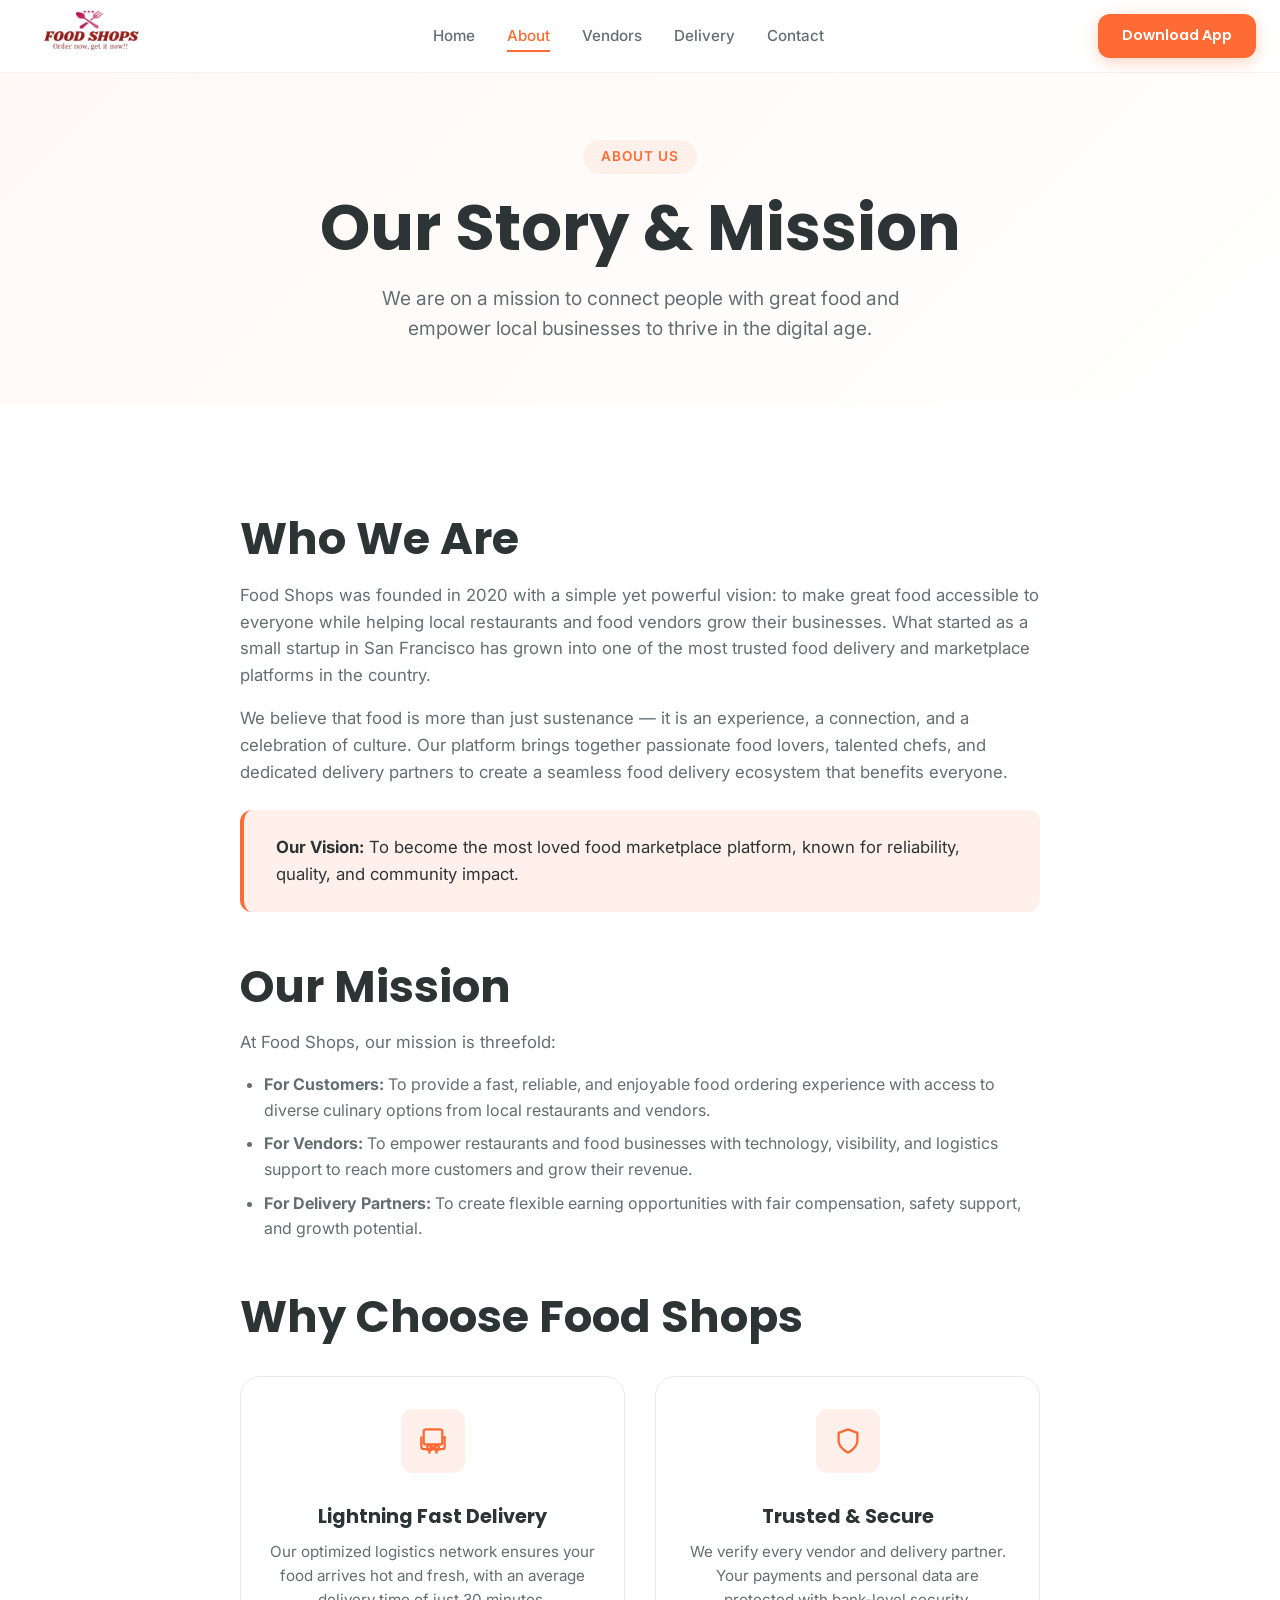
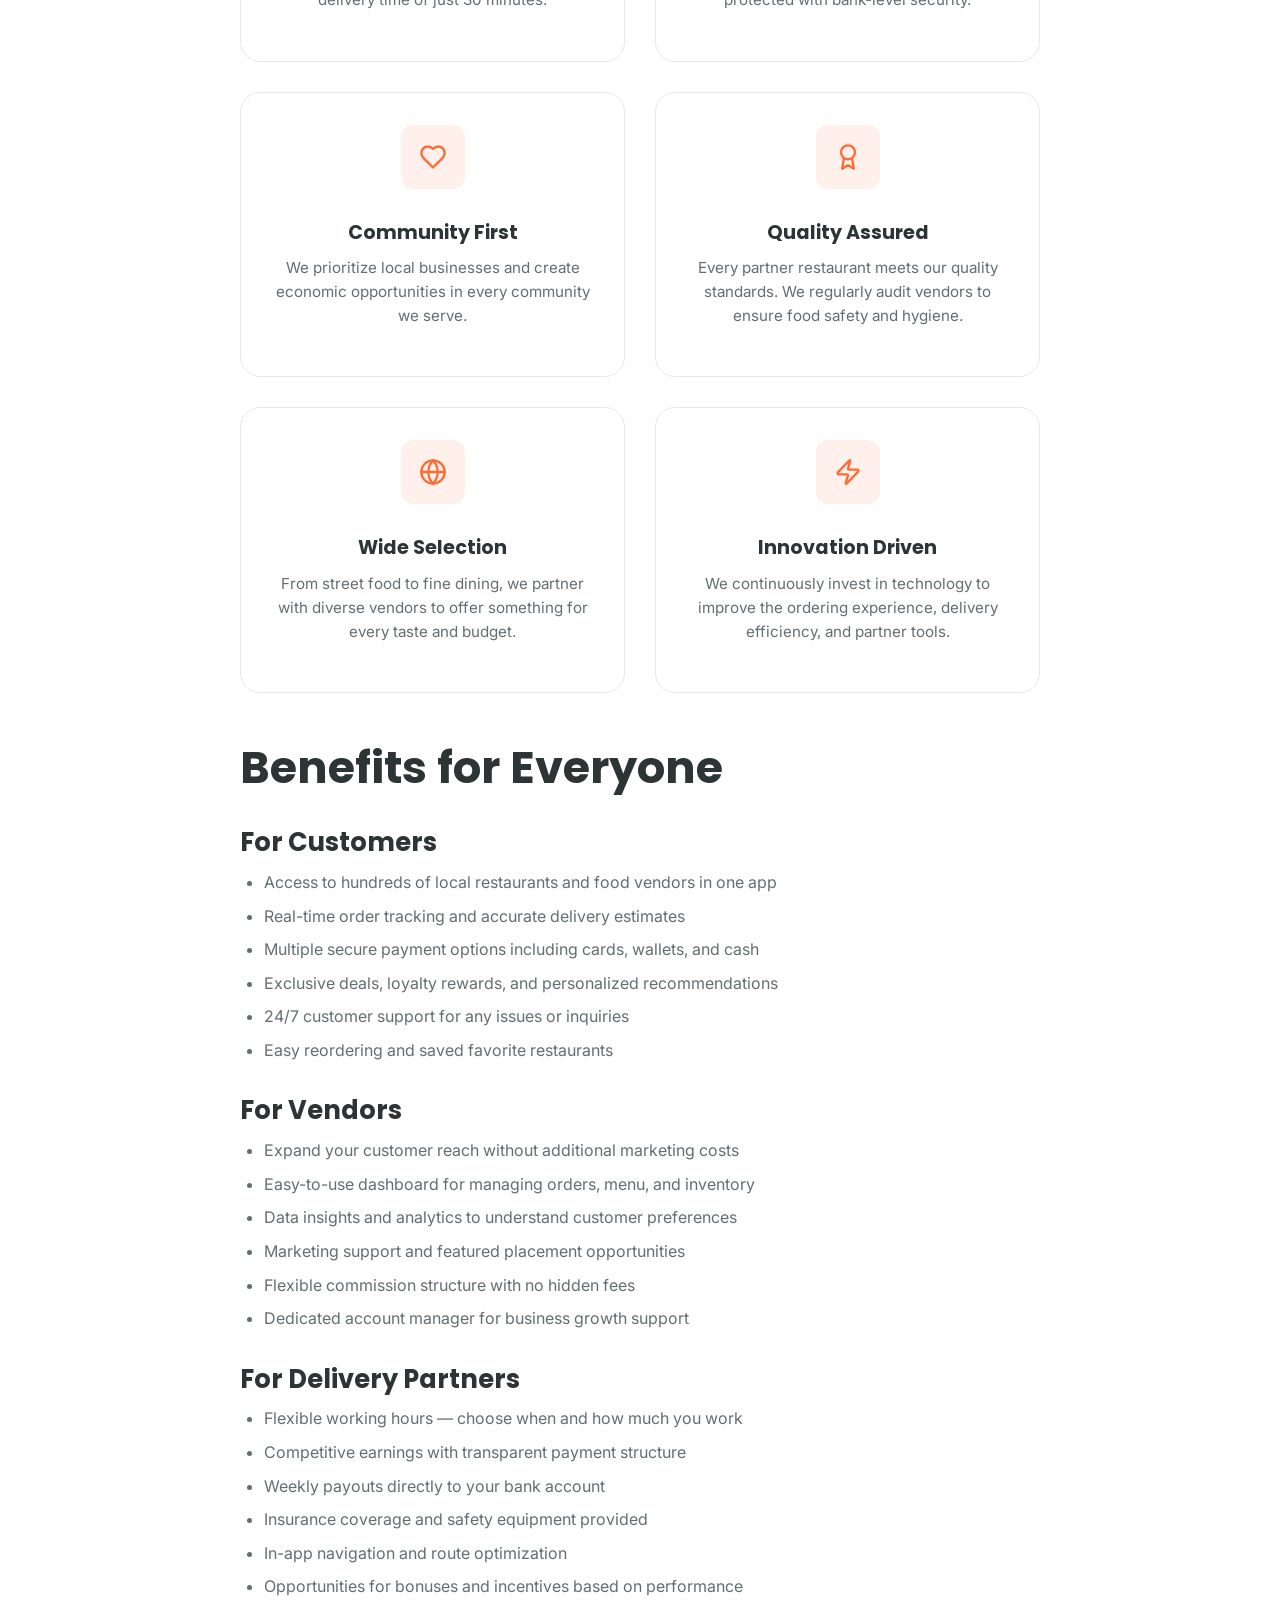
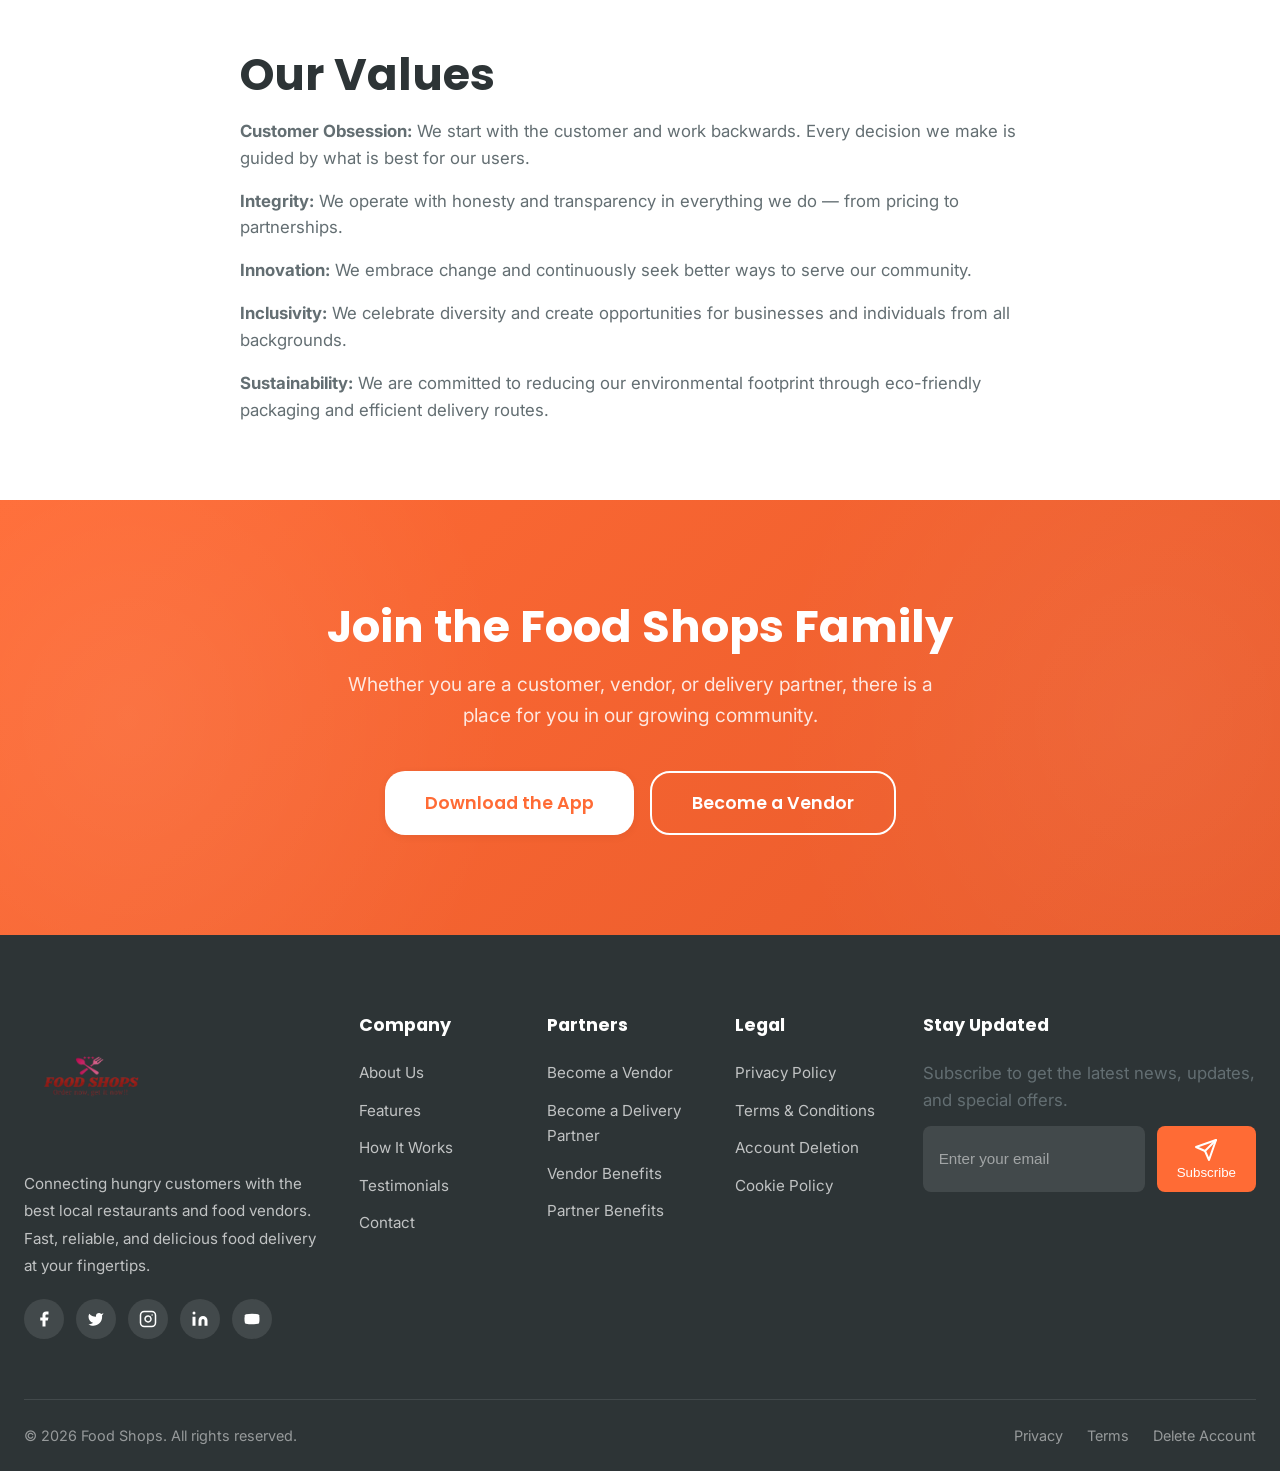
<file: foodshops-theme/about.html>
<!DOCTYPE html>
<html lang="en">
<head>
<meta charset="UTF-8">
<meta name="viewport" content="width=device-width, initial-scale=1.0">
<meta name="description" content="Food Shops - Your favorite food, delivered fast. Order from top restaurants and local vendors.">
<meta name="keywords" content="food delivery, online food ordering, restaurant delivery, food marketplace">
<link rel="preconnect" href="https://fonts.googleapis.com">
<link rel="preconnect" href="https://fonts.gstatic.com" crossorigin>
<link href="https://fonts.googleapis.com/css2?family=Inter:wght@400;500;600&family=Poppins:wght@500;600;700;800&display=swap" rel="stylesheet">
<link rel="stylesheet" href="css/style.css">
</head>
<body>
<!-- Navigation -->
<nav class="navbar">
<div class="container">
<a href="index.html" class="logo">
<div class="logo-icon">
    <img src="images/logo.png" alt="Food Shops">
</div>
</a>
<div class="nav-links">
<a href="index.html" class="">Home</a>
<a href="about.html" class="active">About</a>
<a href="vendor.html" class="">Vendors</a>
<a href="delivery.html" class="">Delivery</a>
<a href="contact.html" class="">Contact</a>

</div>
<div class="nav-cta">
<a href="download.html" class="btn btn-primary btn-sm">Download App</a>
</div>
<button class="mobile-menu-btn" aria-label="Open menu">
<span></span>
<span></span>
<span></span>
</button>
</div>
</nav>

<!-- Mobile Menu Overlay -->
<div class="mobile-menu-overlay"></div>

<!-- Mobile Menu -->
<div class="mobile-menu">
<button class="mobile-menu-close" aria-label="Close menu">
<svg xmlns="http://www.w3.org/2000/svg" width="24" height="24" viewBox="0 0 24 24" fill="none" stroke="currentColor" stroke-width="2" stroke-linecap="round" stroke-linejoin="round"><path d="M18 6 6 18"/><path d="m6 6 12 12"/></svg>
</button>
<div class="mobile-menu-links">
<a href="index.html" class="">Home</a>
<a href="about.html" class="active">About Us</a>
<a href="vendor.html" class="">Become a Vendor</a>
<a href="delivery.html" class="">Become a Delivery Partner</a>
<a href="download.html" class="">Download App</a>
<a href="contact.html" class="">Contact Us</a>
<a href="privacy.html" class="">Privacy Policy</a>
<a href="terms.html" class="">Terms & Conditions</a>
<a href="delete-account.html" class="">Account Deletion</a>

</div>
<div class="mobile-menu-cta">
<a href="download.html" class="btn btn-primary">Download App</a>
<a href="vendor.html" class="btn btn-outline">Become a Vendor</a>
</div>
</div>


<!-- Page Header -->
<section class="page-header">
<div class="container">
<span class="section-label">About Us</span>
<h1>Our Story & Mission</h1>
<p>We are on a mission to connect people with great food and empower local businesses to thrive in the digital age.</p>
</div>
</section>

<!-- Content Section -->
<section class="content-page section-padding">
<div class="container">
<div class="content-section">
<h2>Who We Are</h2>
<p>Food Shops was founded in 2020 with a simple yet powerful vision: to make great food accessible to everyone while helping local restaurants and food vendors grow their businesses. What started as a small startup in San Francisco has grown into one of the most trusted food delivery and marketplace platforms in the country.</p>
<p>We believe that food is more than just sustenance — it is an experience, a connection, and a celebration of culture. Our platform brings together passionate food lovers, talented chefs, and dedicated delivery partners to create a seamless food delivery ecosystem that benefits everyone.</p>

<div class="highlight-box">
<p><strong>Our Vision:</strong> To become the most loved food marketplace platform, known for reliability, quality, and community impact.</p>
</div>

<h2>Our Mission</h2>
<p>At Food Shops, our mission is threefold:</p>
<ul>
<li><strong>For Customers:</strong> To provide a fast, reliable, and enjoyable food ordering experience with access to diverse culinary options from local restaurants and vendors.</li>
<li><strong>For Vendors:</strong> To empower restaurants and food businesses with technology, visibility, and logistics support to reach more customers and grow their revenue.</li>
<li><strong>For Delivery Partners:</strong> To create flexible earning opportunities with fair compensation, safety support, and growth potential.</li>
</ul>

<h2>Why Choose Food Shops</h2>
<div class="benefits-grid">
<div class="benefit-card fade-in">
<div class="feature-icon"><svg xmlns="http://www.w3.org/2000/svg" width="24" height="24" viewBox="0 0 24 24" fill="none" stroke="currentColor" stroke-width="2" stroke-linecap="round" stroke-linejoin="round"><rect width="16" height="13" x="4" y="2" rx="2"/><path d="M20 9h2"/><path d="M22 9v8a2 2 0 0 1-2 2H4a2 2 0 0 1-2-2V9"/><path d="M9 22v-2a2 2 0 0 1 2-2h2a2 2 0 0 1 2 2v2"/><circle cx="9" cy="18" r="2"/><circle cx="15" cy="18" r="2"/></svg></div>
<h3>Lightning Fast Delivery</h3>
<p>Our optimized logistics network ensures your food arrives hot and fresh, with an average delivery time of just 30 minutes.</p>
</div>
<div class="benefit-card fade-in">
<div class="feature-icon"><svg xmlns="http://www.w3.org/2000/svg" width="24" height="24" viewBox="0 0 24 24" fill="none" stroke="currentColor" stroke-width="2" stroke-linecap="round" stroke-linejoin="round"><path d="M12 22s8-4 8-10V5l-8-3-8 3v7c0 6 8 10 8 10z"/></svg></div>
<h3>Trusted & Secure</h3>
<p>We verify every vendor and delivery partner. Your payments and personal data are protected with bank-level security.</p>
</div>
<div class="benefit-card fade-in">
<div class="feature-icon"><svg xmlns="http://www.w3.org/2000/svg" width="24" height="24" viewBox="0 0 24 24" fill="none" stroke="currentColor" stroke-width="2" stroke-linecap="round" stroke-linejoin="round"><path d="M19 14c1.49-1.46 3-3.21 3-5.5A5.5 5.5 0 0 0 16.5 3c-1.76 0-3 .5-4.5 2-1.5-1.5-2.74-2-4.5-2A5.5 5.5 0 0 0 2 8.5c0 2.3 1.5 4.05 3 5.5l7 7Z"/></svg></div>
<h3>Community First</h3>
<p>We prioritize local businesses and create economic opportunities in every community we serve.</p>
</div>
<div class="benefit-card fade-in">
<div class="feature-icon"><svg xmlns="http://www.w3.org/2000/svg" width="24" height="24" viewBox="0 0 24 24" fill="none" stroke="currentColor" stroke-width="2" stroke-linecap="round" stroke-linejoin="round"><circle cx="12" cy="8" r="6"/><path d="M15.477 12.89 17 22l-5-3-5 3 1.523-9.11"/></svg></div>
<h3>Quality Assured</h3>
<p>Every partner restaurant meets our quality standards. We regularly audit vendors to ensure food safety and hygiene.</p>
</div>
<div class="benefit-card fade-in">
<div class="feature-icon"><svg xmlns="http://www.w3.org/2000/svg" width="24" height="24" viewBox="0 0 24 24" fill="none" stroke="currentColor" stroke-width="2" stroke-linecap="round" stroke-linejoin="round"><circle cx="12" cy="12" r="10"/><path d="M12 2a14.5 14.5 0 0 0 0 20 14.5 14.5 0 0 0 0-20"/><path d="M2 12h20"/></svg></div>
<h3>Wide Selection</h3>
<p>From street food to fine dining, we partner with diverse vendors to offer something for every taste and budget.</p>
</div>
<div class="benefit-card fade-in">
<div class="feature-icon"><svg xmlns="http://www.w3.org/2000/svg" width="24" height="24" viewBox="0 0 24 24" fill="none" stroke="currentColor" stroke-width="2" stroke-linecap="round" stroke-linejoin="round"><path d="M4 14a1 1 0 0 1-.78-1.63l9.9-10.2a.5.5 0 0 1 .86.46l-1.92 6.02A1 1 0 0 0 13 10h7a1 1 0 0 1 .78 1.63l-9.9 10.2a.5.5 0 0 1-.86-.46l1.92-6.02A1 1 0 0 0 11 14z"/></svg></div>
<h3>Innovation Driven</h3>
<p>We continuously invest in technology to improve the ordering experience, delivery efficiency, and partner tools.</p>
</div>
</div>

<h2>Benefits for Everyone</h2>

<h3>For Customers</h3>
<ul>
<li>Access to hundreds of local restaurants and food vendors in one app</li>
<li>Real-time order tracking and accurate delivery estimates</li>
<li>Multiple secure payment options including cards, wallets, and cash</li>
<li>Exclusive deals, loyalty rewards, and personalized recommendations</li>
<li>24/7 customer support for any issues or inquiries</li>
<li>Easy reordering and saved favorite restaurants</li>
</ul>

<h3>For Vendors</h3>
<ul>
<li>Expand your customer reach without additional marketing costs</li>
<li>Easy-to-use dashboard for managing orders, menu, and inventory</li>
<li>Data insights and analytics to understand customer preferences</li>
<li>Marketing support and featured placement opportunities</li>
<li>Flexible commission structure with no hidden fees</li>
<li>Dedicated account manager for business growth support</li>
</ul>

<h3>For Delivery Partners</h3>
<ul>
<li>Flexible working hours — choose when and how much you work</li>
<li>Competitive earnings with transparent payment structure</li>
<li>Weekly payouts directly to your bank account</li>
<li>Insurance coverage and safety equipment provided</li>
<li>In-app navigation and route optimization</li>
<li>Opportunities for bonuses and incentives based on performance</li>
</ul>

<h2>Our Values</h2>
<p><strong>Customer Obsession:</strong> We start with the customer and work backwards. Every decision we make is guided by what is best for our users.</p>
<p><strong>Integrity:</strong> We operate with honesty and transparency in everything we do — from pricing to partnerships.</p>
<p><strong>Innovation:</strong> We embrace change and continuously seek better ways to serve our community.</p>
<p><strong>Inclusivity:</strong> We celebrate diversity and create opportunities for businesses and individuals from all backgrounds.</p>
<p><strong>Sustainability:</strong> We are committed to reducing our environmental footprint through eco-friendly packaging and efficient delivery routes.</p>
</div>
</div>
</section>

<!-- CTA Section -->
<section class="cta-section">
<div class="container">
<h2>Join the Food Shops Family</h2>
<p>Whether you are a customer, vendor, or delivery partner, there is a place for you in our growing community.</p>
<div class="cta-buttons">
<a href="download.html" class="btn btn-white btn-lg">Download the App</a>
<a href="vendor.html" class="btn btn-outline btn-lg" style="border-color:white;color:white">Become a Vendor</a>
</div>
</div>
</section>


<!-- Footer -->
<footer class="footer">
<div class="container">
<div class="footer-grid">
<div class="footer-brand">
<a href="index.html" class="logo">
<div class="logo-icon">
    <img src="images/logo.png" alt="Food Shops">
</div>
</a>
<p>Connecting hungry customers with the best local restaurants and food vendors. Fast, reliable, and delicious food delivery at your fingertips.</p>
<div class="footer-social">
<a href="#" aria-label="Facebook"><svg xmlns="http://www.w3.org/2000/svg" width="24" height="24" viewBox="0 0 24 24" fill="currentColor"><path d="M18 2h-3a5 5 0 0 0-5 5v3H7v4h3v8h4v-8h3l1-4h-4V7a1 1 0 0 1 1-1h3z"/></svg></a>
<a href="#" aria-label="Twitter"><svg xmlns="http://www.w3.org/2000/svg" width="24" height="24" viewBox="0 0 24 24" fill="currentColor"><path d="M22 4s-.7 2.1-2 3.4c1.6 10-9.4 17.3-18 11.6 2.2.1 4.4-.6 6-2C3 15.5.5 9.6 3 5c2.2 2.6 5.6 4.1 9 4-.9-4.2 4-6.6 7-3.8 1.1 0 3-1.2 3-1.2z"/></svg></a>
<a href="#" aria-label="Instagram"><svg xmlns="http://www.w3.org/2000/svg" width="24" height="24" viewBox="0 0 24 24" fill="none" stroke="currentColor" stroke-width="2" stroke-linecap="round" stroke-linejoin="round"><rect width="20" height="20" x="2" y="2" rx="5" ry="5"/><path d="M16 11.37A4 4 0 1 1 12.63 8 4 4 0 0 1 16 11.37z"/><line x1="17.5" x2="17.51" y1="6.5" y2="6.5"/></svg></a>
<a href="#" aria-label="LinkedIn"><svg xmlns="http://www.w3.org/2000/svg" width="24" height="24" viewBox="0 0 24 24" fill="currentColor"><path d="M16 8a6 6 0 0 1 6 6v7h-4v-7a2 2 0 0 0-2-2 2 2 0 0 0-2 2v7h-4v-7a6 6 0 0 1 6-6z"/><rect width="4" height="12" x="2" y="9"/><circle cx="4" cy="4" r="2"/></svg></a>
<a href="#" aria-label="YouTube"><svg xmlns="http://www.w3.org/2000/svg" width="24" height="24" viewBox="0 0 24 24" fill="currentColor"><path d="M2.5 17a24.12 24.12 0 0 1 0-10 2 2 0 0 1 1.4-1.4 49.56 49.56 0 0 1 16.2 0A2 2 0 0 1 21.5 7a24.12 24.12 0 0 1 0 10 2 2 0 0 1-1.4 1.4 49.55 49.55 0 0 1-16.2 0A2 2 0 0 1 2.5 17"/><path d="m10 15 5-3-5-3z"/></svg></a>
</div>
</div>
<div class="footer-column">
<h4>Company</h4>
<ul>
<li><a href="about.html">About Us</a></li>
<li><a href="index.html#features">Features</a></li>
<li><a href="index.html#how-it-works">How It Works</a></li>
<li><a href="index.html#testimonials">Testimonials</a></li>
<li><a href="contact.html">Contact</a></li>
</ul>
</div>
<div class="footer-column">
<h4>Partners</h4>
<ul>
<li><a href="vendor.html">Become a Vendor</a></li>
<li><a href="delivery.html">Become a Delivery Partner</a></li>
<li><a href="vendor.html#benefits">Vendor Benefits</a></li>
<li><a href="delivery.html#benefits">Partner Benefits</a></li>
</ul>
</div>
<div class="footer-column">
<h4>Legal</h4>
<ul>
<li><a href="privacy.html">Privacy Policy</a></li>
<li><a href="terms.html">Terms & Conditions</a></li>
<li><a href="delete-account.html">Account Deletion</a></li>
<li><a href="privacy.html#cookies">Cookie Policy</a></li>
</ul>
</div>
<div class="footer-column footer-newsletter">
<h4>Stay Updated</h4>
<p>Subscribe to get the latest news, updates, and special offers.</p>
<form class="newsletter-form" onsubmit="event.preventDefault(); alert('Thank you for subscribing!');">
<input type="email" placeholder="Enter your email" required>
<button type="submit"><svg xmlns="http://www.w3.org/2000/svg" width="24" height="24" viewBox="0 0 24 24" fill="none" stroke="currentColor" stroke-width="2" stroke-linecap="round" stroke-linejoin="round"><path d="m22 2-7 20-4-9-9-4Z"/><path d="M22 2 11 13"/></svg>Subscribe</button>
</form>
</div>
</div>
<div class="footer-bottom">
<p>© 2026 Food Shops. All rights reserved.</p>
<div class="footer-bottom-links">
<a href="privacy.html">Privacy</a>
<a href="terms.html">Terms</a>
<a href="delete-account.html">Delete Account</a>
</div>
</div>
</div>
</footer>

<script src="js/main.js"></script>
</body>
</html>
</file>
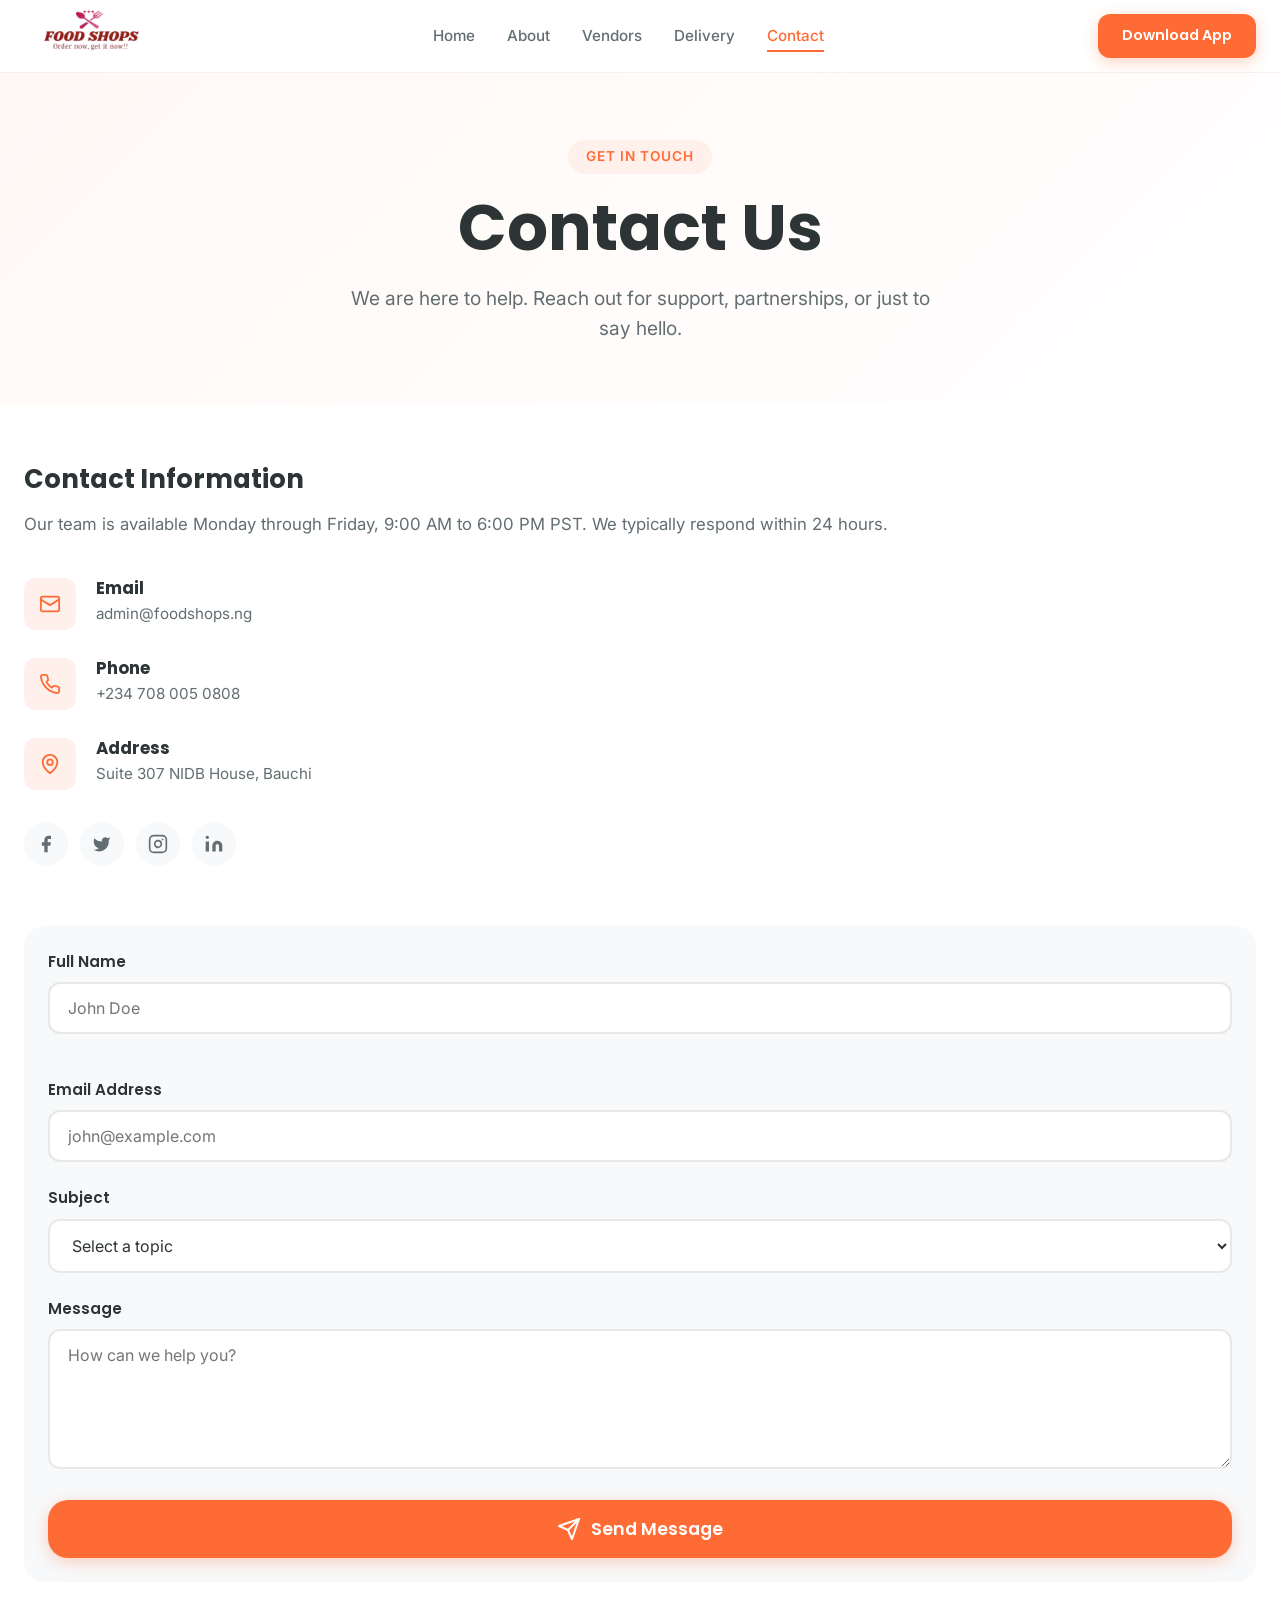
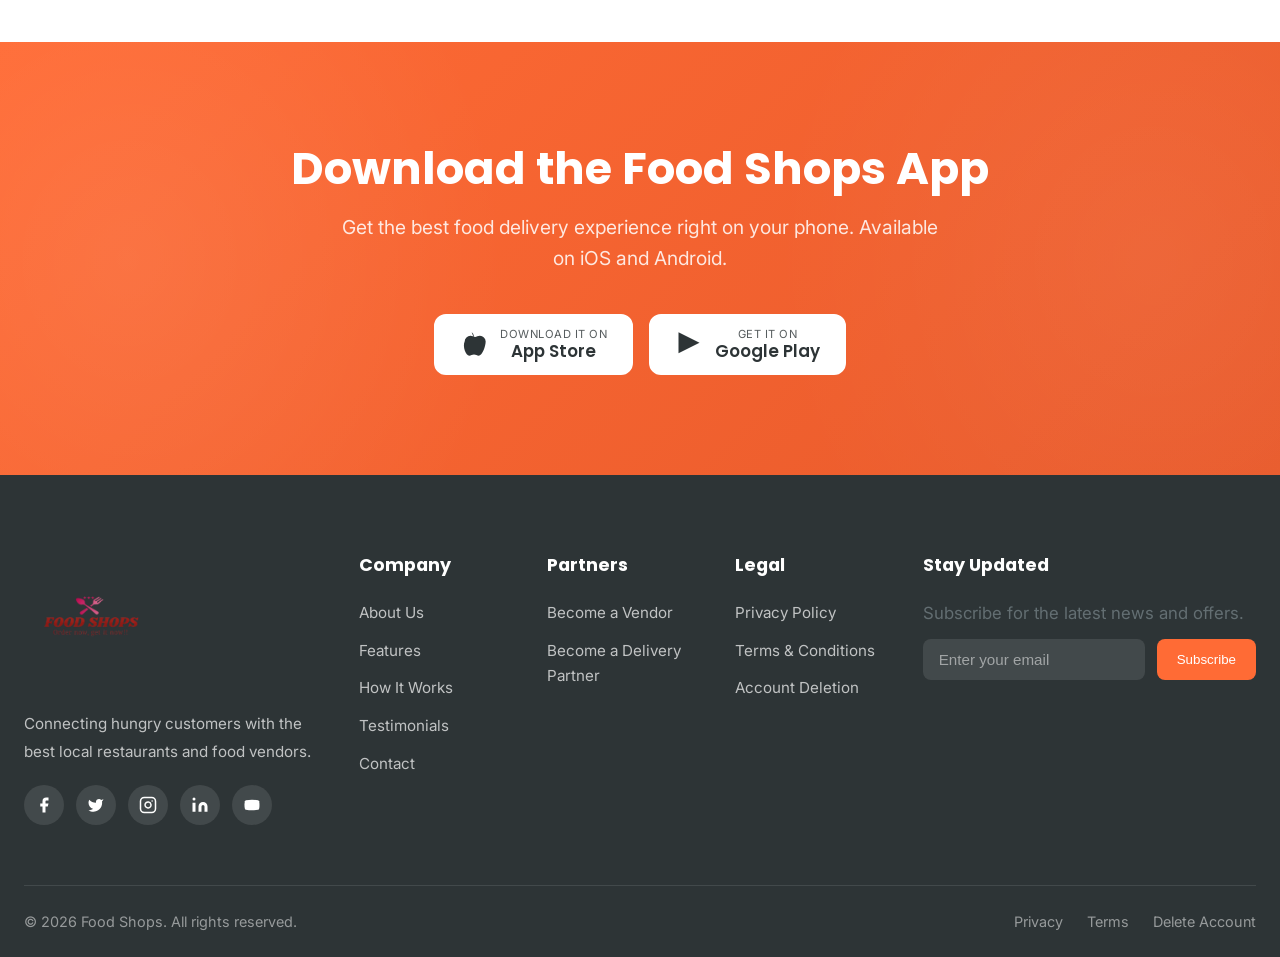
<file: foodshops-theme/contact.html>
<!DOCTYPE html>
<html lang="en">
<head>
<meta charset="UTF-8">
<meta name="viewport" content="width=device-width, initial-scale=1.0">
<meta name="description" content="Contact Food Shops for support, partnerships, or general inquiries.">
<title>Contact Us - Food Shops</title>
<link rel="preconnect" href="https://fonts.googleapis.com">
<link rel="preconnect" href="https://fonts.gstatic.com" crossorigin>
<link href="https://fonts.googleapis.com/css2?family=Inter:wght@400;500;600&family=Poppins:wght@500;600;700;800&display=swap" rel="stylesheet">
<link rel="stylesheet" href="css/style.css">
</head>
<body>
<!-- Navigation -->
<nav class="navbar">
<div class="container">
<a href="index.html" class="logo">
<div class="logo-icon">
    <img src="images/logo.png" alt="Food Shops">
</div>
</a>
<div class="nav-links">
<a href="index.html">Home</a>
<a href="about.html">About</a>
<a href="vendor.html">Vendors</a>
<a href="delivery.html">Delivery</a>
<a href="contact.html" class="active">Contact</a>
</div>
<div class="nav-cta">
<a href="download.html" class="btn btn-primary btn-sm">Download App</a>
</div>
<button class="mobile-menu-btn" aria-label="Open menu">
<span></span><span></span><span></span>
</button>
</div>
</nav>
<!-- Mobile Menu Overlay -->
<div class="mobile-menu-overlay"></div>

<!-- Mobile Menu -->
<div class="mobile-menu">
    <button class="mobile-menu-close" aria-label="Close menu">
        <svg xmlns="http://www.w3.org/2000/svg" width="24" height="24" viewBox="0 0 24 24" fill="none" stroke="currentColor" stroke-width="2" stroke-linecap="round" stroke-linejoin="round">
            <path d="M18 6 6 18"/>
            <path d="m6 6 12 12"/>
        </svg>
    </button>
    <div class="mobile-menu-links">
        <a href="index.html">Home</a>
        <a href="about.html">About Us</a>
        <a href="vendor.html">Become a Vendor</a>
        <a href="delivery.html">Become a Delivery Partner</a>
        <a href="download.html">Download App</a>
        <a href="contact.html" class="active">Contact Us</a>
        <a href="privacy.html">Privacy Policy</a>
        <a href="terms.html">Terms & Conditions</a>
        <a href="delete-account.html">Account Deletion</a>
    </div>
    <div class="mobile-menu-cta">
        <a href="download.html" class="btn btn-primary">Download App</a>
        <a href="vendor.html" class="btn btn-outline">Become a Vendor</a>
    </div>
</div>

<!-- Page Header -->
<section class="page-header">
<div class="container">
<span class="section-label">Get in Touch</span>
<h1>Contact Us</h1>
<p>We are here to help. Reach out for support, partnerships, or just to say hello.</p>
</div>
</section>

<!-- Contact Section -->
<section class="contact-section section-padding">
<div class="container">
<div class="contact-grid">
<div class="contact-info fade-in">
<h3>Contact Information</h3>
<p>Our team is available Monday through Friday, 9:00 AM to 6:00 PM PST. We typically respond within 24 hours.</p>

<div class="contact-item">
<div class="contact-item-icon">
<svg xmlns="http://www.w3.org/2000/svg" width="22" height="22" viewBox="0 0 24 24" fill="none" stroke="currentColor" stroke-width="2" stroke-linecap="round" stroke-linejoin="round"><rect width="20" height="16" x="2" y="4" rx="2"/><path d="m22 7-8.97 5.7a1.94 1.94 0 0 1-2.06 0L2 7"/></svg>
</div>
<div class="contact-item-text">
<h4>Email</h4>
<p>admin@foodshops.ng</p>
</div>
</div>
<div class="contact-item">
<div class="contact-item-icon">
<svg xmlns="http://www.w3.org/2000/svg" width="22" height="22" viewBox="0 0 24 24" fill="none" stroke="currentColor" stroke-width="2" stroke-linecap="round" stroke-linejoin="round"><path d="M22 16.92v3a2 2 0 0 1-2.18 2 19.79 19.79 0 0 1-8.63-3.07 19.5 19.5 0 0 1-6-6 19.79 19.79 0 0 1-3.07-8.67A2 2 0 0 1 4.11 2h3a2 2 0 0 1 2 1.72 12.84 12.84 0 0 0 .7 2.81 2 2 0 0 1-.45 2.11L8.09 9.91a16 16 0 0 0 6 6l1.27-1.27a2 2 0 0 1 2.11-.45 12.84 12.84 0 0 0 2.81.7A2 2 0 0 1 22 16.92z"/></svg>
</div>
<div class="contact-item-text">
<h4>Phone</h4>
<p>+234 708 005 0808</p>
</div>
</div>
<div class="contact-item">
<div class="contact-item-icon">
<svg xmlns="http://www.w3.org/2000/svg" width="22" height="22" viewBox="0 0 24 24" fill="none" stroke="currentColor" stroke-width="2" stroke-linecap="round" stroke-linejoin="round"><path d="M20 10c0 6-8 12-8 12s-8-6-8-12a8 8 0 0 1 16 0Z"/><circle cx="12" cy="10" r="3"/></svg>
</div>
<div class="contact-item-text">
<h4>Address</h4>
<p>Suite 307 NIDB House, Bauchi</p>
</div>
</div>

<div class="contact-social">
<a href="#" aria-label="Facebook"><svg xmlns="http://www.w3.org/2000/svg" width="20" height="20" viewBox="0 0 24 24" fill="currentColor"><path d="M18 2h-3a5 5 0 0 0-5 5v3H7v4h3v8h4v-8h3l1-4h-4V7a1 1 0 0 1 1-1h3z"/></svg></a>
<a href="#" aria-label="Twitter"><svg xmlns="http://www.w3.org/2000/svg" width="20" height="20" viewBox="0 0 24 24" fill="currentColor"><path d="M22 4s-.7 2.1-2 3.4c1.6 10-9.4 17.3-18 11.6 2.2.1 4.4-.6 6-2C3 15.5.5 9.6 3 5c2.2 2.6 5.6 4.1 9 4-.9-4.2 4-6.6 7-3.8 1.1 0 3-1.2 3-1.2z"/></svg></a>
<a href="#" aria-label="Instagram"><svg xmlns="http://www.w3.org/2000/svg" width="20" height="20" viewBox="0 0 24 24" fill="none" stroke="currentColor" stroke-width="2" stroke-linecap="round" stroke-linejoin="round"><rect width="20" height="20" x="2" y="2" rx="5" ry="5"/><path d="M16 11.37A4 4 0 1 1 12.63 8 4 4 0 0 1 16 11.37z"/><line x1="17.5" x2="17.51" y1="6.5" y2="6.5"/></svg></a>
<a href="#" aria-label="LinkedIn"><svg xmlns="http://www.w3.org/2000/svg" width="20" height="20" viewBox="0 0 24 24" fill="currentColor"><path d="M16 8a6 6 0 0 1 6 6v7h-4v-7a2 2 0 0 0-2-2 2 2 0 0 0-2 2v7h-4v-7a6 6 0 0 1 6-6z"/><rect width="4" height="12" x="2" y="9"/><circle cx="4" cy="4" r="2"/></svg></a>
</div>
</div>

<div class="contact-form fade-in">
<form action="https://formspree.io/f/xwvdelew" method="POST">
    <input type="hidden" name="_next" value="https://foodshops.vercel.app/thank-you.html">
<div class="form-row">
<div class="form-group">
<label for="name">Full Name</label>
<input type="text" id="name" name="name" placeholder="John Doe" required>
</div>
<div class="form-group">
<label for="email">Email Address</label>
<input type="email" id="email" name="email" placeholder="john@example.com" required>
</div>
</div>
<div class="form-group">
<label for="subject">Subject</label>
<select id="subject" name="subject" required>
<option value="">Select a topic</option>
<option value="general">General Inquiry</option>
<option value="support">Customer Support</option>
<option value="vendor">Vendor Inquiry</option>
<option value="delivery">Delivery Partner Inquiry</option>
<option value="partnership">Business Partnership</option>
<option value="feedback">Feedback</option>
</select>
</div>
<div class="form-group">
<label for="message">Message</label>
<textarea id="message" name="message" placeholder="How can we help you?" required></textarea>
</div>
<button type="submit" class="btn btn-primary btn-lg" style="width:100%">
<svg xmlns="http://www.w3.org/2000/svg" width="24" height="24" viewBox="0 0 24 24" fill="none" stroke="currentColor" stroke-width="2" stroke-linecap="round" stroke-linejoin="round"><path d="m22 2-7 20-4-9-9-4Z"/><path d="M22 2 11 13"/></svg>
Send Message
</button>
</form>
</div>
</div>
</div>
</section>

<!-- CTA Section -->
<section class="cta-section">
<div class="container">
<h2>Download the Food Shops App</h2>
<p>Get the best food delivery experience right on your phone. Available on iOS and Android.</p>
<div class="cta-buttons">
<a href="https://apps.apple.com/us/app/food-shops/id6762178426" class="app-btn">
<svg xmlns="http://www.w3.org/2000/svg" width="28" height="28" viewBox="0 0 24 24" fill="currentColor"><path d="M12 20.94c1.5 0 2.75 1.06 4 1.06 3 0 6-8 6-12.22A4.91 4.91 0 0 0 17 5c-1.38 0-3 1-4 1s-2.62-1-4-1a4.91 4.91 0 0 0-5 4.78C2 14 5 22 8 22c1.25 0 2.5-1.06 4-1.06Z"/><path d="M10 2c1 .5 2 2 2 5"/></svg>
<div class="app-btn-text">
<span class="app-btn-label">Download it on</span>
<span class="app-btn-store">App Store</span>
</div>
</a>
<a href="https://play.google.com/store/apps/details?id=ng.foodshops.apps" class="app-btn">
<svg xmlns="http://www.w3.org/2000/svg" width="28" height="28" viewBox="0 0 24 24" fill="currentColor"><path d="M3 2l18 9-18 9V3Z"/></svg>
<div class="app-btn-text">
<span class="app-btn-label">Get it on</span>
<span class="app-btn-store">Google Play</span>
</div>
</a>
</div>
</div>
</section>

<!-- Footer -->
<footer class="footer">
<div class="container">
<div class="footer-grid">
<div class="footer-brand">
<a href="index.html" class="logo">
<div class="logo-icon">
    <img src="images/logo.png" alt="Food Shops">
</div>
</a>
<p>Connecting hungry customers with the best local restaurants and food vendors.</p>
<div class="footer-social">
<a href="#" aria-label="Facebook"><svg xmlns="http://www.w3.org/2000/svg" width="18" height="18" viewBox="0 0 24 24" fill="currentColor"><path d="M18 2h-3a5 5 0 0 0-5 5v3H7v4h3v8h4v-8h3l1-4h-4V7a1 1 0 0 1 1-1h3z"/></svg></a>
<a href="#" aria-label="Twitter"><svg xmlns="http://www.w3.org/2000/svg" width="18" height="18" viewBox="0 0 24 24" fill="currentColor"><path d="M22 4s-.7 2.1-2 3.4c1.6 10-9.4 17.3-18 11.6 2.2.1 4.4-.6 6-2C3 15.5.5 9.6 3 5c2.2 2.6 5.6 4.1 9 4-.9-4.2 4-6.6 7-3.8 1.1 0 3-1.2 3-1.2z"/></svg></a>
<a href="#" aria-label="Instagram"><svg xmlns="http://www.w3.org/2000/svg" width="18" height="18" viewBox="0 0 24 24" fill="none" stroke="currentColor" stroke-width="2" stroke-linecap="round" stroke-linejoin="round"><rect width="20" height="20" x="2" y="2" rx="5" ry="5"/><path d="M16 11.37A4 4 0 1 1 12.63 8 4 4 0 0 1 16 11.37z"/><line x1="17.5" x2="17.51" y1="6.5" y2="6.5"/></svg></a>
<a href="#" aria-label="LinkedIn"><svg xmlns="http://www.w3.org/2000/svg" width="18" height="18" viewBox="0 0 24 24" fill="currentColor"><path d="M16 8a6 6 0 0 1 6 6v7h-4v-7a2 2 0 0 0-2-2 2 2 0 0 0-2 2v7h-4v-7a6 6 0 0 1 6-6z"/><rect width="4" height="12" x="2" y="9"/><circle cx="4" cy="4" r="2"/></svg></a>
<a href="#" aria-label="YouTube"><svg xmlns="http://www.w3.org/2000/svg" width="18" height="18" viewBox="0 0 24 24" fill="currentColor"><path d="M2.5 17a24.12 24.12 0 0 1 0-10 2 2 0 0 1 1.4-1.4 49.56 49.56 0 0 1 16.2 0A2 2 0 0 1 21.5 7a24.12 24.12 0 0 1 0 10 2 2 0 0 1-1.4 1.4 49.55 49.55 0 0 1-16.2 0A2 2 0 0 1 2.5 17"/><path d="m10 15 5-3-5-3z"/></svg></a>
</div>
</div>
<div class="footer-column">
<h4>Company</h4>
<ul>
<li><a href="about.html">About Us</a></li>
<li><a href="index.html#features">Features</a></li>
<li><a href="index.html#how-it-works">How It Works</a></li>
<li><a href="index.html#testimonials">Testimonials</a></li>
<li><a href="contact.html">Contact</a></li>
</ul>
</div>
<div class="footer-column">
<h4>Partners</h4>
<ul>
<li><a href="vendor.html">Become a Vendor</a></li>
<li><a href="delivery.html">Become a Delivery Partner</a></li>
</ul>
</div>
<div class="footer-column">
<h4>Legal</h4>
<ul>
<li><a href="privacy.html">Privacy Policy</a></li>
<li><a href="terms.html">Terms & Conditions</a></li>
<li><a href="delete-account.html">Account Deletion</a></li>
</ul>
</div>
<div class="footer-column footer-newsletter">
<h4>Stay Updated</h4>
<p>Subscribe for the latest news and offers.</p>
<form class="newsletter-form" onsubmit="event.preventDefault(); alert('Thank you for subscribing!');">
<input type="email" placeholder="Enter your email" required>
<button type="submit">Subscribe</button>
</form>
</div>
</div>
<div class="footer-bottom">
<p>© 2026 Food Shops. All rights reserved.</p>
<div class="footer-bottom-links">
<a href="privacy.html">Privacy</a>
<a href="terms.html">Terms</a>
<a href="delete-account.html">Delete Account</a>
</div>
</div>
</div>
</footer>

<script src="js/main.js"></script>
</body>
</html>
</file>
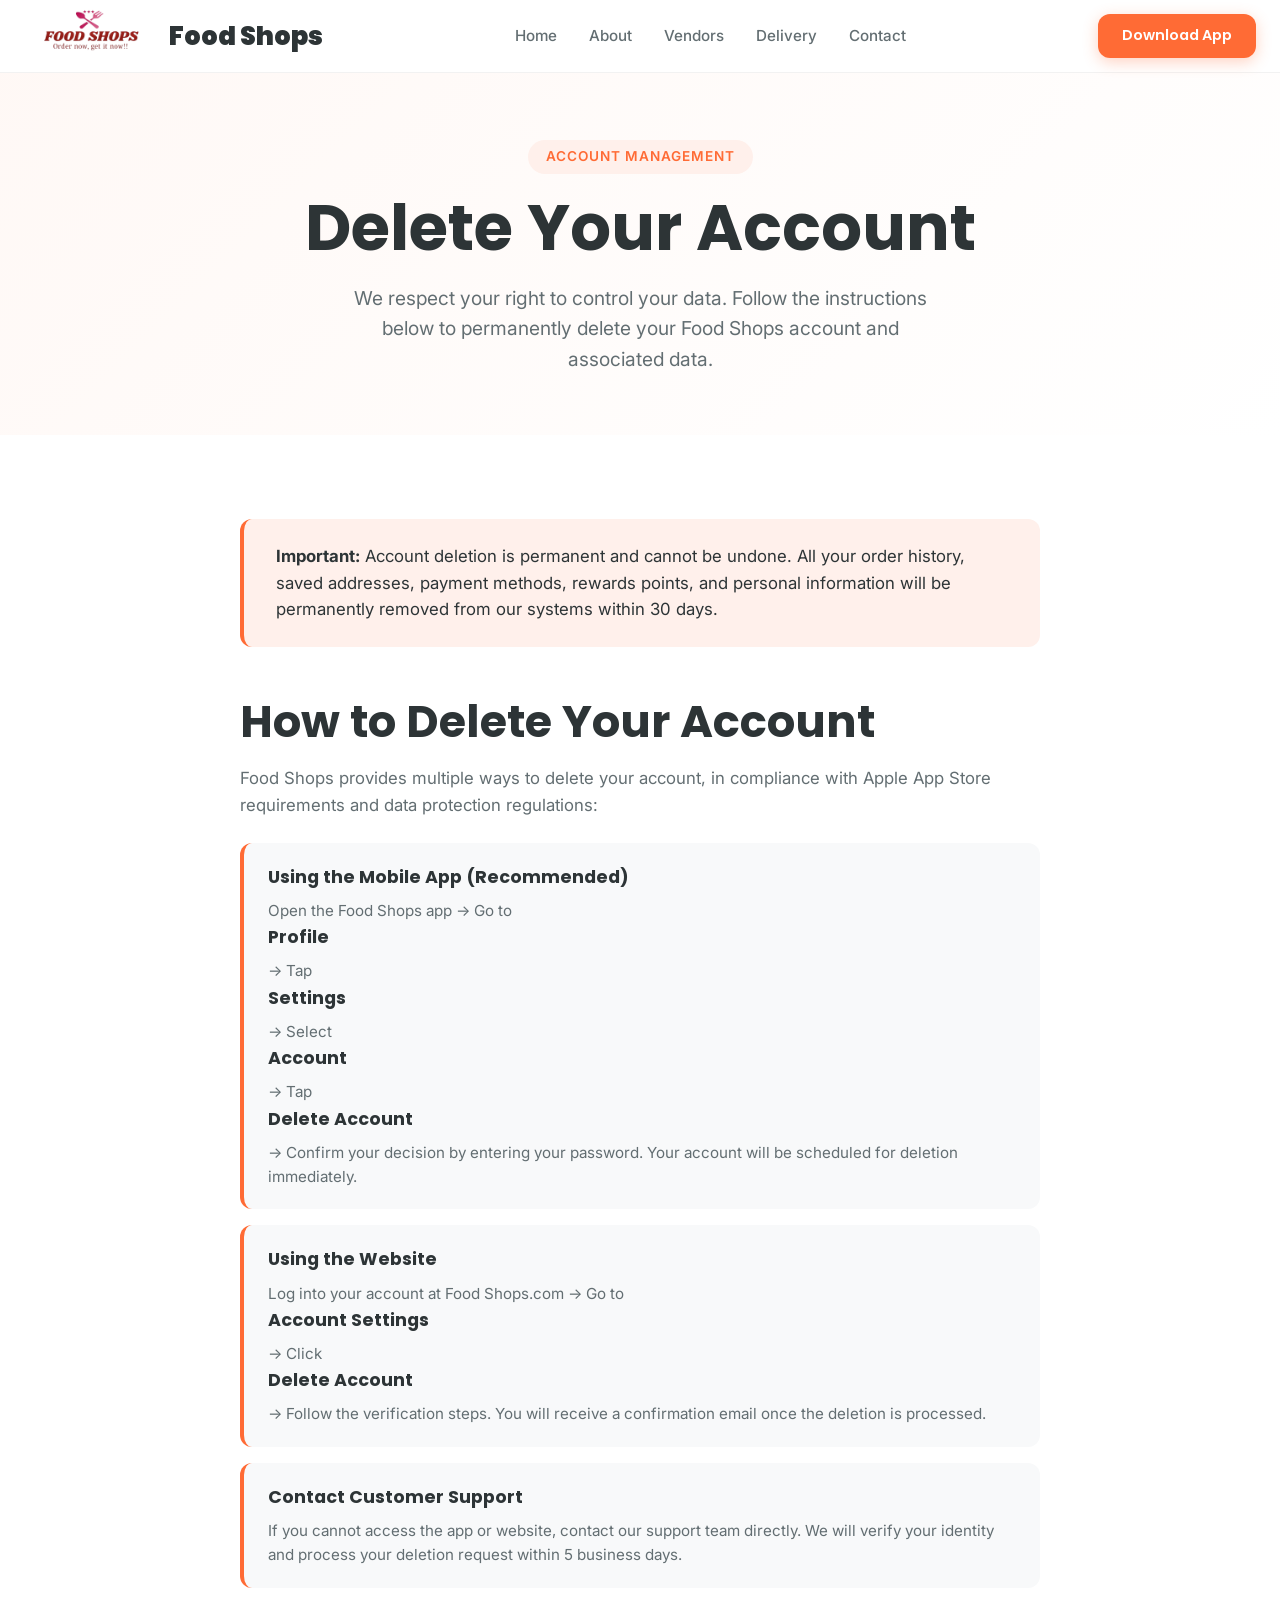
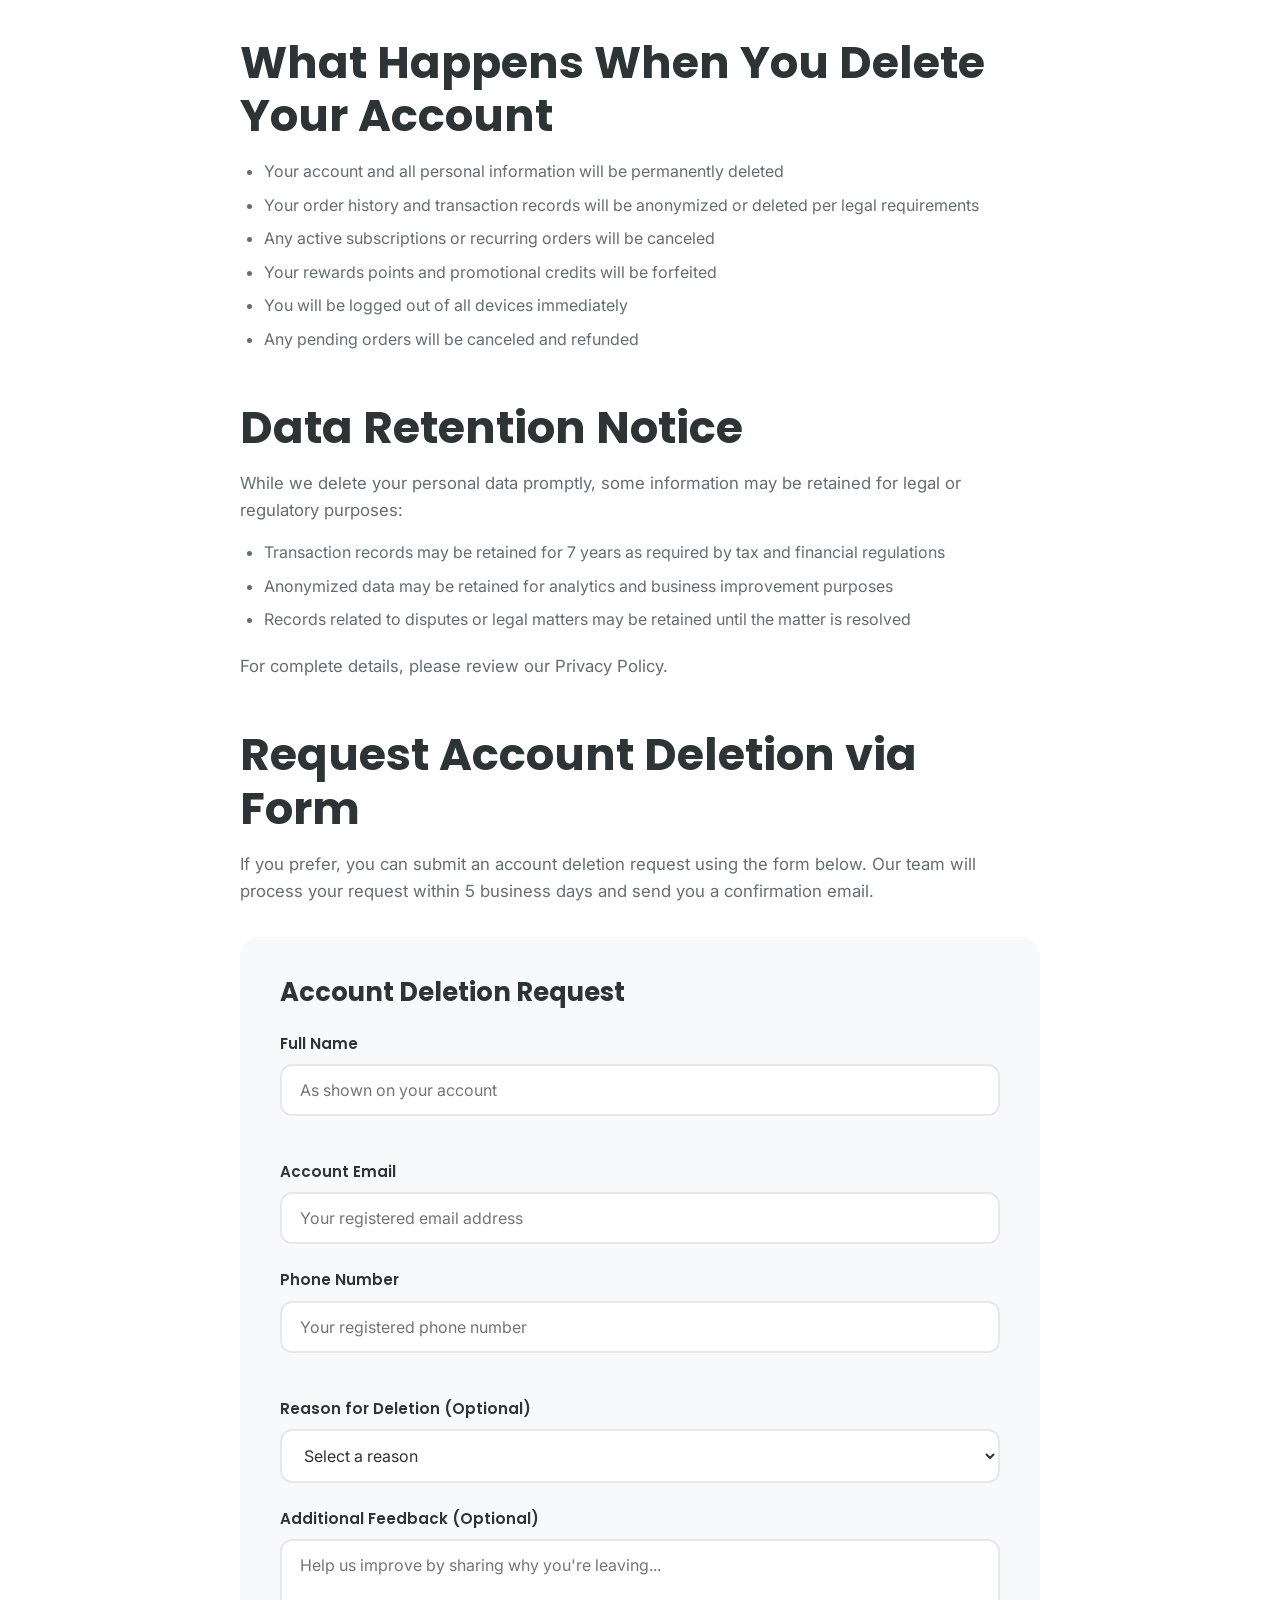
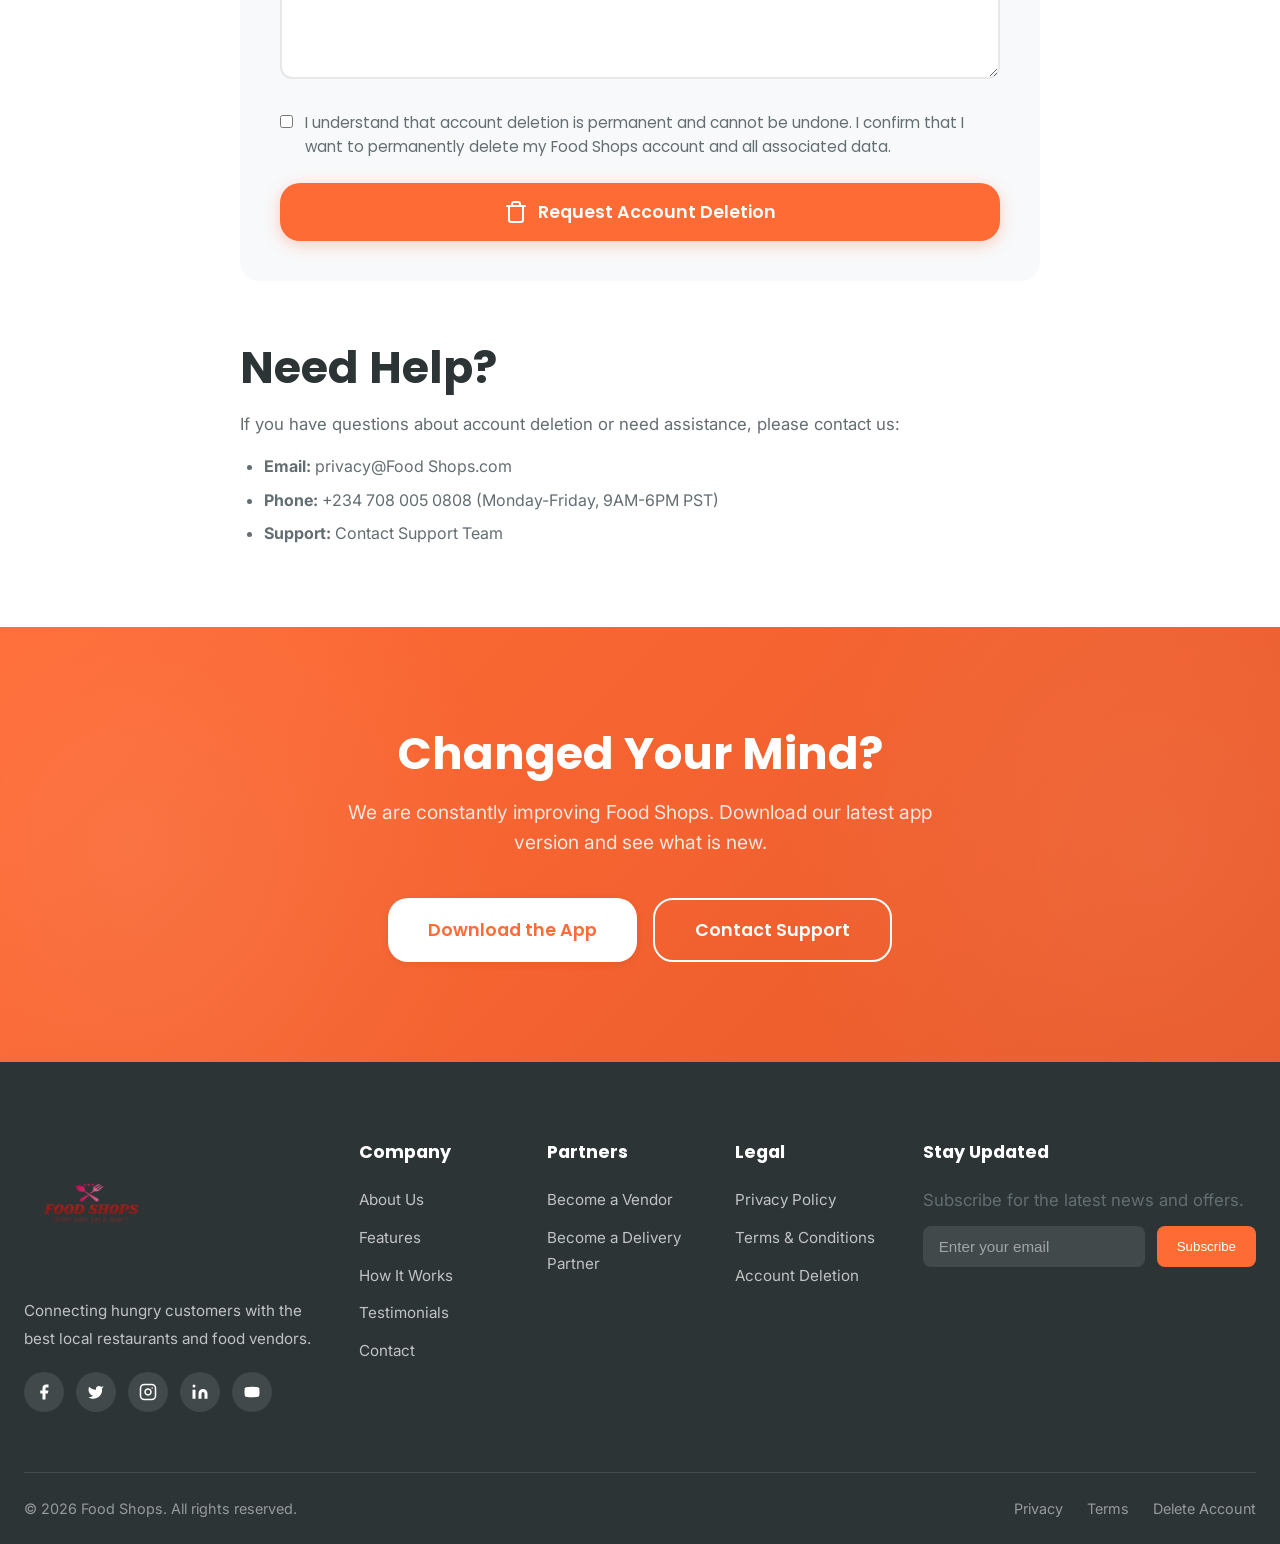
<file: foodshops-theme/delete-account.html>
<!DOCTYPE html>
<html lang="en">
<head>
<meta charset="UTF-8">
<meta name="viewport" content="width=device-width, initial-scale=1.0">
<meta name="description" content="Delete your Food Shops account. Apple App Store compliant account deletion instructions.">
<title>Account Deletion - Food Shops</title>
<link rel="preconnect" href="https://fonts.googleapis.com">
<link rel="preconnect" href="https://fonts.gstatic.com" crossorigin>
<link href="https://fonts.googleapis.com/css2?family=Inter:wght@400;500;600&family=Poppins:wght@500;600;700;800&display=swap" rel="stylesheet">
<link rel="stylesheet" href="css/style.css">
</head>
<body>
<!-- Navigation -->
<nav class="navbar">
<div class="container">
<a href="index.html" class="logo">
<div class="logo-icon">
 <img src="images/logo.png" alt="Food Shops">
</div>
Food Shops
</a>
<div class="nav-links">
<a href="index.html">Home</a>
<a href="about.html">About</a>
<a href="vendor.html">Vendors</a>
<a href="delivery.html">Delivery</a>
<a href="contact.html">Contact</a>
</div>
<div class="nav-cta">
<a href="download.html" class="btn btn-primary btn-sm">Download App</a>
</div>
<button class="mobile-menu-btn" aria-label="Open menu">
<span></span><span></span><span></span>
</button>
</div>
</nav>
<!-- Mobile Menu Overlay -->
<div class="mobile-menu-overlay"></div>

<!-- Mobile Menu -->
<div class="mobile-menu">
    <button class="mobile-menu-close" aria-label="Close menu">
        <svg xmlns="http://www.w3.org/2000/svg" width="24" height="24" viewBox="0 0 24 24" fill="none" stroke="currentColor" stroke-width="2" stroke-linecap="round" stroke-linejoin="round">
            <path d="M18 6 6 18"/>
            <path d="m6 6 12 12"/>
        </svg>
    </button>
    <div class="mobile-menu-links">
        <a href="index.html">Home</a>
        <a href="about.html">About Us</a>
        <a href="vendor.html">Become a Vendor</a>
        <a href="delivery.html">Become a Delivery Partner</a>
        <a href="download.html">Download App</a>
        <a href="contact.html">Contact Us</a>
        <a href="privacy.html">Privacy Policy</a>
        <a href="terms.html">Terms & Conditions</a>
        <a href="delete-account.html" class="active">Account Deletion</a>
    </div>
    <div class="mobile-menu-cta">
        <a href="download.html" class="btn btn-primary">Download App</a>
        <a href="vendor.html" class="btn btn-outline">Become a Vendor</a>
    </div>
</div>

<!-- Page Header -->
<section class="page-header">
<div class="container">
<span class="section-label">Account Management</span>
<h1>Delete Your Account</h1>
<p>We respect your right to control your data. Follow the instructions below to permanently delete your Food Shops account and associated data.</p>
</div>
</section>

<!-- Content Section -->
<section class="content-page section-padding">
<div class="container">
<div class="content-section">

<div class="highlight-box">
<p><strong>Important:</strong> Account deletion is permanent and cannot be undone. All your order history, saved addresses, payment methods, rewards points, and personal information will be permanently removed from our systems within 30 days.</p>
</div>

<h2>How to Delete Your Account</h2>
<p>Food Shops provides multiple ways to delete your account, in compliance with Apple App Store requirements and data protection regulations:</p>

<ol class="deletion-steps">
<li>
<strong>Using the Mobile App (Recommended)</strong>
<p>Open the Food Shops app → Go to <strong>Profile</strong> → Tap <strong>Settings</strong> → Select <strong>Account</strong> → Tap <strong>Delete Account</strong> → Confirm your decision by entering your password. Your account will be scheduled for deletion immediately.</p>
</li>
<li>
<strong>Using the Website</strong>
<p>Log into your account at Food Shops.com → Go to <strong>Account Settings</strong> → Click <strong>Delete Account</strong> → Follow the verification steps. You will receive a confirmation email once the deletion is processed.</p>
</li>
<li>
<strong>Contact Customer Support</strong>
<p>If you cannot access the app or website, contact our support team directly. We will verify your identity and process your deletion request within 5 business days.</p>
</li>
</ol>

<h2>What Happens When You Delete Your Account</h2>
<ul>
<li>Your account and all personal information will be permanently deleted</li>
<li>Your order history and transaction records will be anonymized or deleted per legal requirements</li>
<li>Any active subscriptions or recurring orders will be canceled</li>
<li>Your rewards points and promotional credits will be forfeited</li>
<li>You will be logged out of all devices immediately</li>
<li>Any pending orders will be canceled and refunded</li>
</ul>

<h2>Data Retention Notice</h2>
<p>While we delete your personal data promptly, some information may be retained for legal or regulatory purposes:</p>
<ul>
<li>Transaction records may be retained for 7 years as required by tax and financial regulations</li>
<li>Anonymized data may be retained for analytics and business improvement purposes</li>
<li>Records related to disputes or legal matters may be retained until the matter is resolved</li>
</ul>
<p>For complete details, please review our <a href="privacy.html">Privacy Policy</a>.</p>

<h2>Request Account Deletion via Form</h2>
<p>If you prefer, you can submit an account deletion request using the form below. Our team will process your request within 5 business days and send you a confirmation email.</p>

<div class="deletion-form">
<h3>Account Deletion Request</h3>
<form action="#" method="POST" onsubmit="event.preventDefault(); alert('Your account deletion request has been received. We will send a confirmation email within 24 hours with further instructions.');">
<div class="form-row">
<div class="form-group">
<label for="del_name">Full Name</label>
<input type="text" id="del_name" name="del_name" placeholder="As shown on your account" required>
</div>
<div class="form-group">
<label for="del_email">Account Email</label>
<input type="email" id="del_email" name="del_email" placeholder="Your registered email address" required>
</div>
</div>
<div class="form-row">
<div class="form-group">
<label for="del_phone">Phone Number</label>
<input type="tel" id="del_phone" name="del_phone" placeholder="Your registered phone number" required>
</div>
<div class="form-group">
<label for="del_reason">Reason for Deletion (Optional)</label>
<select id="del_reason" name="del_reason">
<option value="">Select a reason</option>
<option value="not_using">No longer using the service</option>
<option value="privacy">Privacy concerns</option>
<option value="experience">Poor experience</option>
<option value="found_alternative">Found an alternative</option>
<option value="other">Other</option>
</select>
</div>
</div>
<div class="form-group">
<label for="del_feedback">Additional Feedback (Optional)</label>
<textarea id="del_feedback" name="del_feedback" placeholder="Help us improve by sharing why you're leaving..."></textarea>
</div>
<div class="form-group">
<label style="display:flex;align-items:flex-start;gap:12px;cursor:pointer;font-weight:400;color:var(--text-medium);">
<input type="checkbox" required style="width:auto;margin-top:4px;">
<span>I understand that account deletion is permanent and cannot be undone. I confirm that I want to permanently delete my Food Shops account and all associated data.</span>
</label>
</div>
<button type="submit" class="btn btn-primary btn-lg" style="width:100%">
<svg xmlns="http://www.w3.org/2000/svg" width="24" height="24" viewBox="0 0 24 24" fill="none" stroke="currentColor" stroke-width="2" stroke-linecap="round" stroke-linejoin="round"><path d="M3 6h18"/><path d="M19 6v14c0 1-1 2-2 2H7c-1 0-2-1-2-2V6"/><path d="M8 6V4c0-1 1-2 2-2h4c1 0 2 1 2 2v2"/></svg>
Request Account Deletion
</button>
</form>
</div>

<h2 style="margin-top:60px">Need Help?</h2>
<p>If you have questions about account deletion or need assistance, please contact us:</p>
<ul>
<li><strong>Email:</strong> <a href="mailto:privacy@Food Shops.com">privacy@Food Shops.com</a></li>
<li><strong>Phone:</strong> +234 708 005 0808 (Monday-Friday, 9AM-6PM PST)</li>
<li><strong>Support:</strong> <a href="contact.html">Contact Support Team</a></li>
</ul>
</div>
</div>
</section>

<!-- CTA Section -->
<section class="cta-section">
<div class="container">
<h2>Changed Your Mind?</h2>
<p>We are constantly improving Food Shops. Download our latest app version and see what is new.</p>
<div class="cta-buttons">
<a href="download.html" class="btn btn-white btn-lg">Download the App</a>
<a href="contact.html" class="btn btn-outline btn-lg" style="border-color:white;color:white">Contact Support</a>
</div>
</div>
</section>

<!-- Footer -->
<footer class="footer">
<div class="container">
<div class="footer-grid">
<div class="footer-brand">
<a href="index.html" class="logo">
<div class="logo-icon">
    <img src="images/logo.png" alt="Food Shops">
</div>
</a>
<p>Connecting hungry customers with the best local restaurants and food vendors.</p>
<div class="footer-social">
<a href="#" aria-label="Facebook"><svg xmlns="http://www.w3.org/2000/svg" width="18" height="18" viewBox="0 0 24 24" fill="currentColor"><path d="M18 2h-3a5 5 0 0 0-5 5v3H7v4h3v8h4v-8h3l1-4h-4V7a1 1 0 0 1 1-1h3z"/></svg></a>
<a href="#" aria-label="Twitter"><svg xmlns="http://www.w3.org/2000/svg" width="18" height="18" viewBox="0 0 24 24" fill="currentColor"><path d="M22 4s-.7 2.1-2 3.4c1.6 10-9.4 17.3-18 11.6 2.2.1 4.4-.6 6-2C3 15.5.5 9.6 3 5c2.2 2.6 5.6 4.1 9 4-.9-4.2 4-6.6 7-3.8 1.1 0 3-1.2 3-1.2z"/></svg></a>
<a href="#" aria-label="Instagram"><svg xmlns="http://www.w3.org/2000/svg" width="18" height="18" viewBox="0 0 24 24" fill="none" stroke="currentColor" stroke-width="2" stroke-linecap="round" stroke-linejoin="round"><rect width="20" height="20" x="2" y="2" rx="5" ry="5"/><path d="M16 11.37A4 4 0 1 1 12.63 8 4 4 0 0 1 16 11.37z"/><line x1="17.5" x2="17.51" y1="6.5" y2="6.5"/></svg></a>
<a href="#" aria-label="LinkedIn"><svg xmlns="http://www.w3.org/2000/svg" width="18" height="18" viewBox="0 0 24 24" fill="currentColor"><path d="M16 8a6 6 0 0 1 6 6v7h-4v-7a2 2 0 0 0-2-2 2 2 0 0 0-2 2v7h-4v-7a6 6 0 0 1 6-6z"/><rect width="4" height="12" x="2" y="9"/><circle cx="4" cy="4" r="2"/></svg></a>
<a href="#" aria-label="YouTube"><svg xmlns="http://www.w3.org/2000/svg" width="18" height="18" viewBox="0 0 24 24" fill="currentColor"><path d="M2.5 17a24.12 24.12 0 0 1 0-10 2 2 0 0 1 1.4-1.4 49.56 49.56 0 0 1 16.2 0A2 2 0 0 1 21.5 7a24.12 24.12 0 0 1 0 10 2 2 0 0 1-1.4 1.4 49.55 49.55 0 0 1-16.2 0A2 2 0 0 1 2.5 17"/><path d="m10 15 5-3-5-3z"/></svg></a>
</div>
</div>
<div class="footer-column">
<h4>Company</h4>
<ul>
<li><a href="about.html">About Us</a></li>
<li><a href="index.html#features">Features</a></li>
<li><a href="index.html#how-it-works">How It Works</a></li>
<li><a href="index.html#testimonials">Testimonials</a></li>
<li><a href="contact.html">Contact</a></li>
</ul>
</div>
<div class="footer-column">
<h4>Partners</h4>
<ul>
<li><a href="vendor.html">Become a Vendor</a></li>
<li><a href="delivery.html">Become a Delivery Partner</a></li>
</ul>
</div>
<div class="footer-column">
<h4>Legal</h4>
<ul>
<li><a href="privacy.html">Privacy Policy</a></li>
<li><a href="terms.html">Terms & Conditions</a></li>
<li><a href="delete-account.html">Account Deletion</a></li>
</ul>
</div>
<div class="footer-column footer-newsletter">
<h4>Stay Updated</h4>
<p>Subscribe for the latest news and offers.</p>
<form class="newsletter-form" onsubmit="event.preventDefault(); alert('Thank you for subscribing!');">
<input type="email" placeholder="Enter your email" required>
<button type="submit">Subscribe</button>
</form>
</div>
</div>
<div class="footer-bottom">
<p>© 2026 Food Shops. All rights reserved.</p>
<div class="footer-bottom-links">
<a href="privacy.html">Privacy</a>
<a href="terms.html">Terms</a>
<a href="delete-account.html">Delete Account</a>
</div>
</div>
</div>
</footer>

<script src="js/main.js"></script>
</body>
</html>
</file>
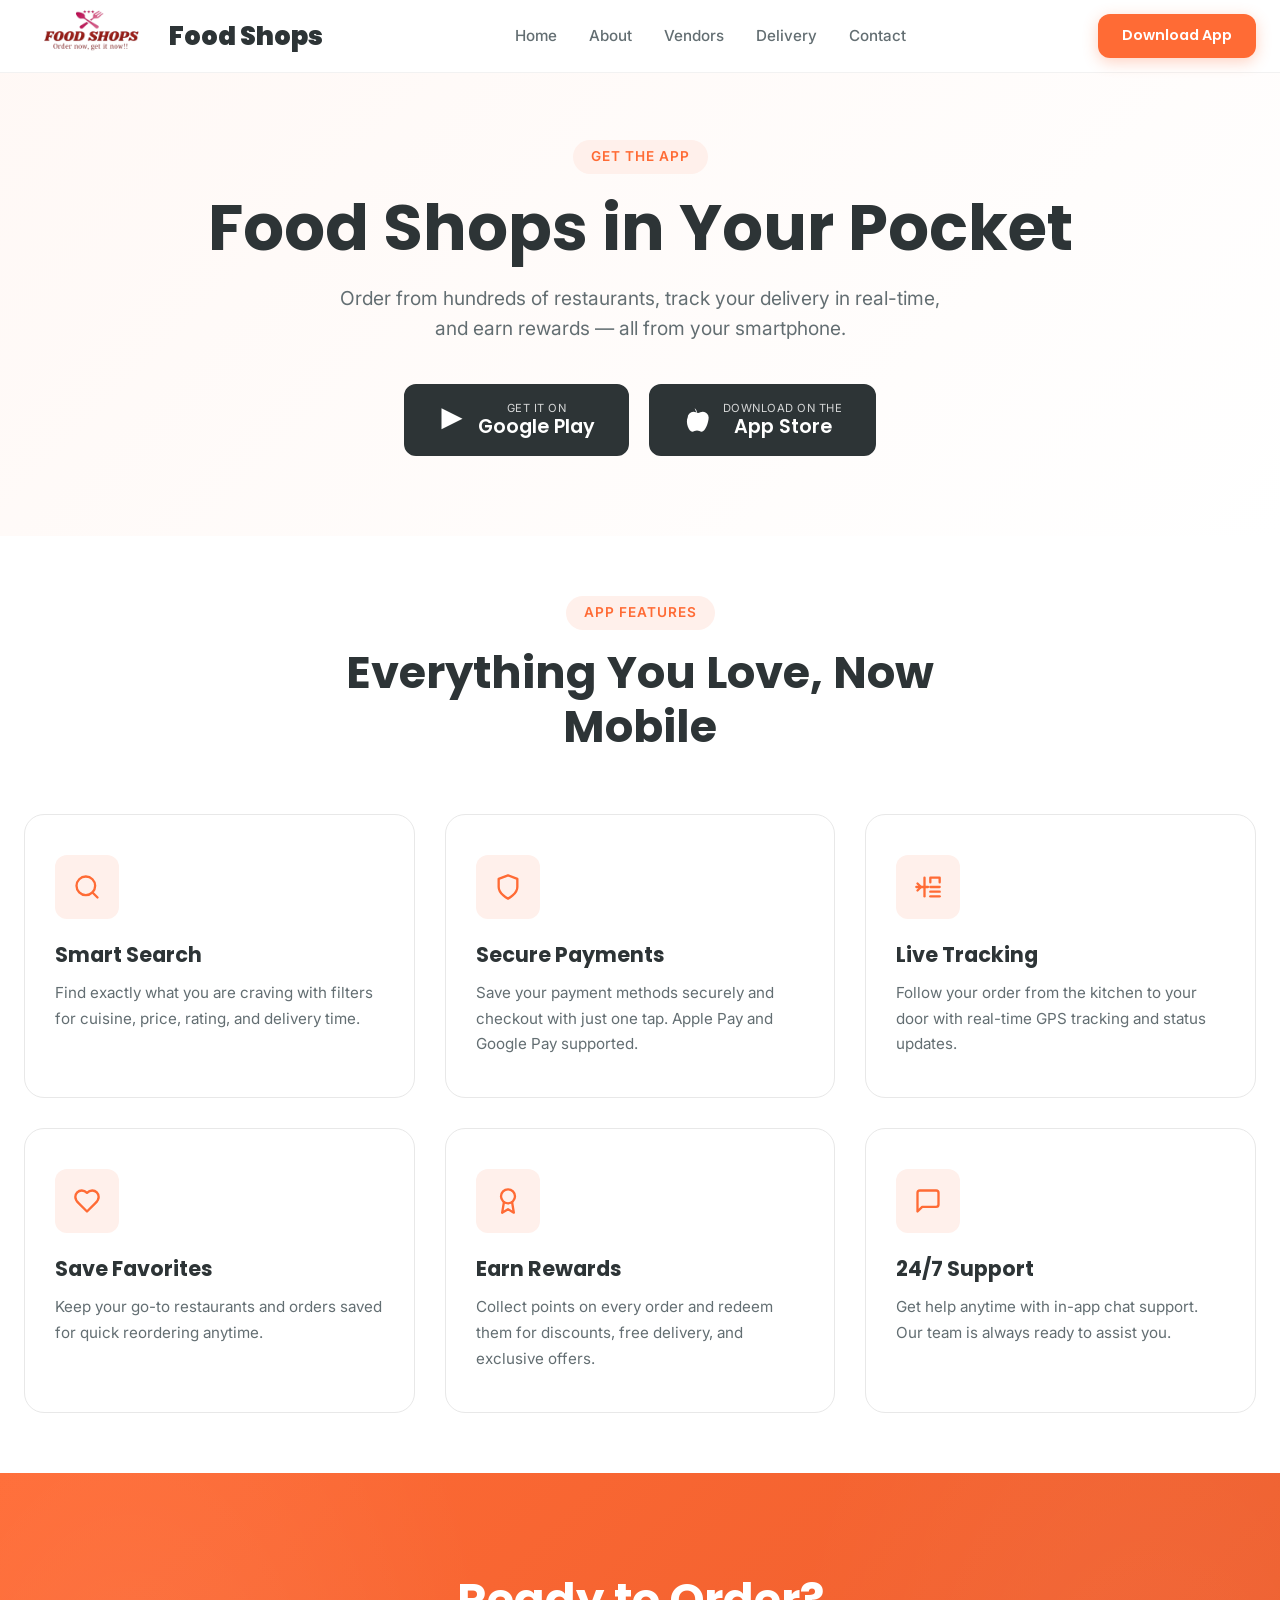
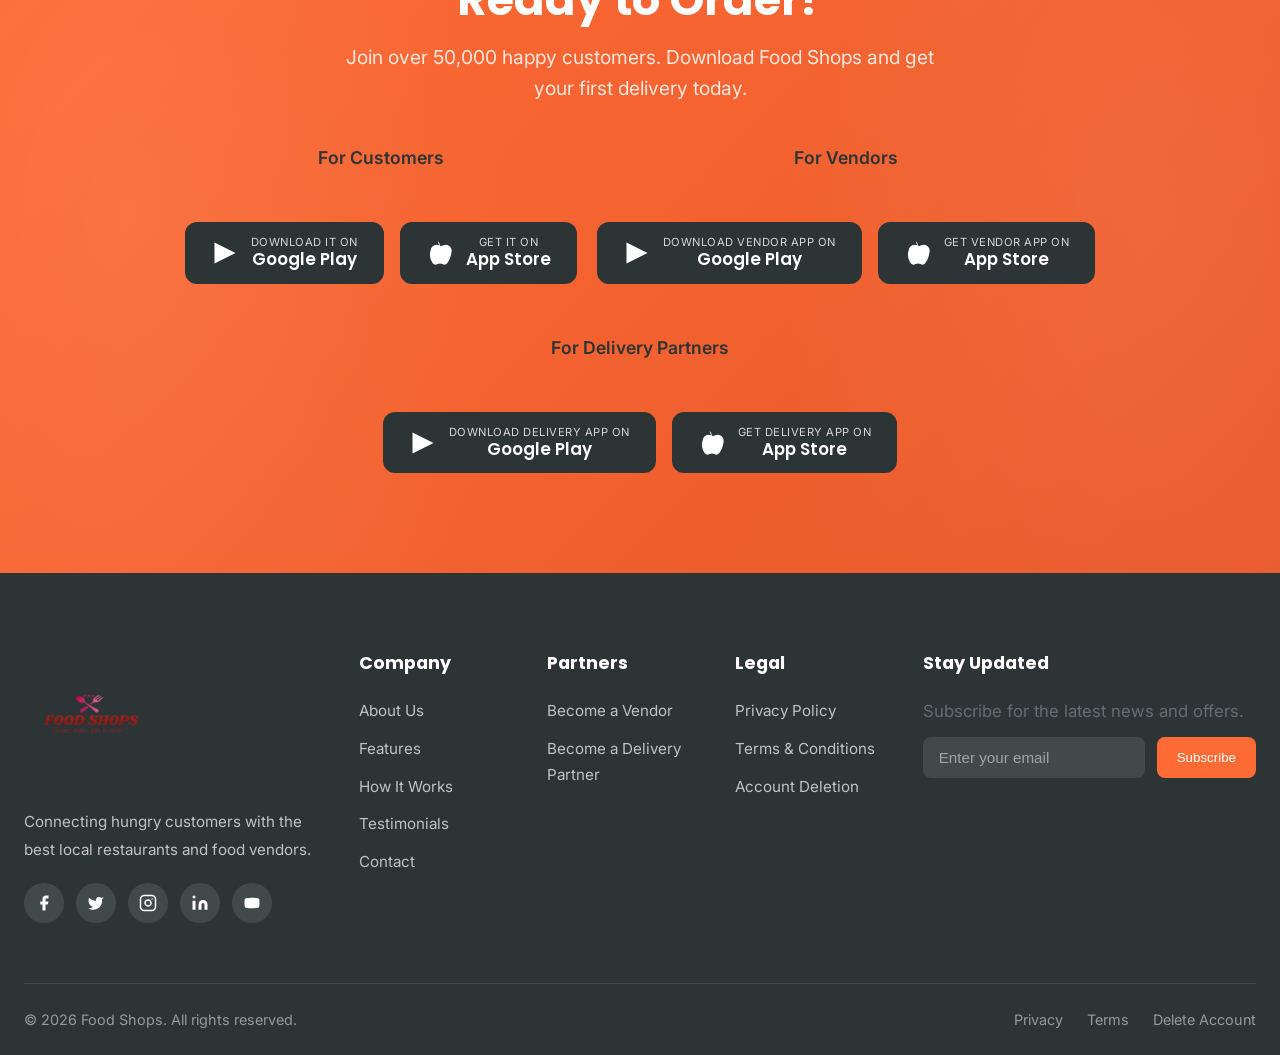
<file: foodshops-theme/download.html>
<!DOCTYPE html>
<html lang="en">
<head>
<meta charset="UTF-8">
<meta name="viewport" content="width=device-width, initial-scale=1.0">
<meta name="description" content="Download the Food Shops app for iOS and Android. Order food delivery from your favorite restaurants.">
<title>Download App - Food Shops</title>
<link rel="preconnect" href="https://fonts.googleapis.com">
<link rel="preconnect" href="https://fonts.gstatic.com" crossorigin>
<link href="https://fonts.googleapis.com/css2?family=Inter:wght@400;500;600&family=Poppins:wght@500;600;700;800&display=swap" rel="stylesheet">
<link rel="stylesheet" href="css/style.css">
</head>
<body>
<!-- Navigation -->
<nav class="navbar">
<div class="container">
<a href="index.html" class="logo">
<div class="logo-icon">
<img src="images/logo.png" alt="Food Shops">
</div>
Food Shops
</a>
<div class="nav-links">
<a href="index.html">Home</a>
<a href="about.html">About</a>
<a href="vendor.html">Vendors</a>
<a href="delivery.html">Delivery</a>
<a href="contact.html">Contact</a>
</div>
<div class="nav-cta">
<a href="download.html" class="btn btn-primary btn-sm">Download App</a>
</div>
<button class="mobile-menu-btn" aria-label="Open menu">
<span></span><span></span><span></span>
</button>
</div>
</nav>

<!-- Mobile Menu Overlay -->
<div class="mobile-menu-overlay"></div>

<!-- Mobile Menu -->
<div class="mobile-menu">
    <button class="mobile-menu-close" aria-label="Close menu">
        <svg xmlns="http://www.w3.org/2000/svg" width="24" height="24" viewBox="0 0 24 24" fill="none" stroke="currentColor" stroke-width="2" stroke-linecap="round" stroke-linejoin="round">
            <path d="M18 6 6 18"/>
            <path d="m6 6 12 12"/>
        </svg>
    </button>
    <div class="mobile-menu-links">
        <a href="index.html">Home</a>
        <a href="about.html">About Us</a>
        <a href="vendor.html">Become a Vendor</a>
        <a href="delivery.html">Become a Delivery Partner</a>
        <a href="download.html" class="active">Download App</a>
        <a href="contact.html">Contact Us</a>
        <a href="privacy.html">Privacy Policy</a>
        <a href="terms.html">Terms & Conditions</a>
        <a href="delete-account.html">Account Deletion</a>
    </div>
    <div class="mobile-menu-cta">
        <a href="download.html" class="btn btn-primary">Download App</a>
        <a href="vendor.html" class="btn btn-outline">Become a Vendor</a>
    </div>
</div>

<!-- Download Hero -->
<section class="download-hero">
<div class="container">
<span class="section-label">Get the App</span>
<h1>Food Shops in Your Pocket</h1>
<p>Order from hundreds of restaurants, track your delivery in real-time, and earn rewards — all from your smartphone.</p>
<div class="download-buttons">
<a href="https://play.google.com/store/apps/details?id=ng.foodshops.apps" class="app-btn" style="background:var(--secondary);color:white;border-color:var(--secondary);padding:16px 32px;">
<svg xmlns="http://www.w3.org/2000/svg" width="32" height="32" viewBox="0 0 24 24" fill="currentColor"><path d="M3 2l18 9-18 9V3Z"/></svg>
<div class="app-btn-text">
<span class="app-btn-label">Get it on</span>
<span class="app-btn-store" style="font-size:1.2rem">Google Play</span>
</div>
</a>
<a href="https://apps.apple.com/us/app/food-shops/id6762178426" class="app-btn" style="background:var(--secondary);color:white;border-color:var(--secondary);padding:16px 32px;">
<svg xmlns="http://www.w3.org/2000/svg" width="32" height="32" viewBox="0 0 24 24" fill="currentColor"><path d="M12 20.94c1.5 0 2.75 1.06 4 1.06 3 0 6-8 6-12.22A4.91 4.91 0 0 0 17 5c-1.38 0-3 1-4 1s-2.62-1-4-1a4.91 4.91 0 0 0-5 4.78C2 14 5 22 8 22c1.25 0 2.5-1.06 4-1.06Z"/><path d="M10 2c1 .5 2 2 2 5"/></svg>
<div class="app-btn-text">
<span class="app-btn-label">Download on the</span>
<span class="app-btn-store" style="font-size:1.2rem">App Store</span>
</div>
</a>
</div>
</div>
</section>

<!-- Download Features -->
<section class="download-features section-padding">
<div class="container">
<div class="section-header fade-in">
<span class="section-label">App Features</span>
<h2>Everything You Love, Now Mobile</h2>
</div>
<div class="features-grid">
<div class="feature-card fade-in">
<div class="feature-icon">
<svg xmlns="http://www.w3.org/2000/svg" width="28" height="28" viewBox="0 0 24 24" fill="none" stroke="currentColor" stroke-width="2" stroke-linecap="round" stroke-linejoin="round"><circle cx="11" cy="11" r="8"/><path d="m21 21-4.3-4.3"/></svg>
</div>
<h3>Smart Search</h3>
<p>Find exactly what you are craving with filters for cuisine, price, rating, and delivery time.</p>
</div>
<div class="feature-card fade-in">
<div class="feature-icon">
<svg xmlns="http://www.w3.org/2000/svg" width="28" height="28" viewBox="0 0 24 24" fill="none" stroke="currentColor" stroke-width="2" stroke-linecap="round" stroke-linejoin="round"><path d="M12 22s8-4 8-10V5l-8-3-8 3v7c0 6 8 10 8 10z"/></svg>
</div>
<h3>Secure Payments</h3>
<p>Save your payment methods securely and checkout with just one tap. Apple Pay and Google Pay supported.</p>
</div>
<div class="feature-card fade-in">
<div class="feature-icon">
<svg xmlns="http://www.w3.org/2000/svg" width="28" height="28" viewBox="0 0 24 24" fill="none" stroke="currentColor" stroke-width="2" stroke-linecap="round" stroke-linejoin="round"><path d="M2 12h10"/><path d="M9 4v16"/><path d="m3 9 3 3-3 3"/><path d="M14 8V4h8v4"/><path d="M14 12h8"/><path d="M14 16h8"/><path d="M14 20h8"/></svg>
</div>
<h3>Live Tracking</h3>
<p>Follow your order from the kitchen to your door with real-time GPS tracking and status updates.</p>
</div>
<div class="feature-card fade-in">
<div class="feature-icon">
<svg xmlns="http://www.w3.org/2000/svg" width="28" height="28" viewBox="0 0 24 24" fill="none" stroke="currentColor" stroke-width="2" stroke-linecap="round" stroke-linejoin="round"><path d="M19 14c1.49-1.46 3-3.21 3-5.5A5.5 5.5 0 0 0 16.5 3c-1.76 0-3 .5-4.5 2-1.5-1.5-2.74-2-4.5-2A5.5 5.5 0 0 0 2 8.5c0 2.3 1.5 4.05 3 5.5l7 7Z"/></svg>
</div>
<h3>Save Favorites</h3>
<p>Keep your go-to restaurants and orders saved for quick reordering anytime.</p>
</div>
<div class="feature-card fade-in">
<div class="feature-icon">
<svg xmlns="http://www.w3.org/2000/svg" width="28" height="28" viewBox="0 0 24 24" fill="none" stroke="currentColor" stroke-width="2" stroke-linecap="round" stroke-linejoin="round"><circle cx="12" cy="8" r="6"/><path d="M15.477 12.89 17 22l-5-3-5 3 1.523-9.11"/></svg>
</div>
<h3>Earn Rewards</h3>
<p>Collect points on every order and redeem them for discounts, free delivery, and exclusive offers.</p>
</div>
<div class="feature-card fade-in">
<div class="feature-icon">
<svg xmlns="http://www.w3.org/2000/svg" width="28" height="28" viewBox="0 0 24 24" fill="none" stroke="currentColor" stroke-width="2" stroke-linecap="round" stroke-linejoin="round"><path d="M21 15a2 2 0 0 1-2 2H7l-4 4V5a2 2 0 0 1 2-2h14a2 2 0 0 1 2 2z"/></svg>
</div>
<h3>24/7 Support</h3>
<p>Get help anytime with in-app chat support. Our team is always ready to assist you.</p>
</div>
</div>
</div>
</section>

<!-- CTA Section -->
<section class="cta-section">
<div class="container">
<h2>Ready to Order?</h2>
<p>Join over 50,000 happy customers. Download Food Shops and get your first delivery today.</p>
<div class="download-buttons">

    <!-- Customer App -->
    <div class="app-group" style="display:flex; flex-direction:column; align-items:center; gap:10px; margin-bottom:30px;">
        <p style="font-weight:600; color:var(--text-dark); font-size:1.1rem;">For Customers</p>
        <div style="display:flex; gap:16px; flex-wrap:wrap; justify-content:center;">
            <a href="https://play.google.com/store/apps/details?id=ng.foodshops.apps" class="app-btn" target="_blank" style="background:var(--secondary);color:white;border-color:var(--secondary);">
                <svg xmlns="http://www.w3.org/2000/svg" width="28" height="28" viewBox="0 0 24 24" fill="currentColor"><path d="M3 3l18 9-18 9V3Z"/></svg>
                <div class="app-btn-text">
                    <span class="app-btn-label">Download it on</span>
                    <span class="app-btn-store">Google Play</span>
                </div>
            </a>
            <a href="https://apps.apple.com/us/app/food-shops/id6762178426" class="app-btn" target="_blank" style="background:var(--secondary);color:white;border-color:var(--secondary);">
                <svg xmlns="http://www.w3.org/2000/svg" width="28" height="28" viewBox="0 0 24 24" fill="currentColor"><path d="M12 20.94c1.5 0 2.75 1.06 4 1.06 3 0 6-8 6-12.22A4.91 4.91 0 0 0 17 5c-1.38 0-3 1-4 1s-2.62-1-4-1a4.91 4.91 0 0 0-5 4.78C2 14 5 22 8 22c1.25 0 2.5-1.06 4-1.06Z"/><path d="M10 2c1 .5 2 2 2 5"/></svg>
                <div class="app-btn-text">
                    <span class="app-btn-label">Get it on</span>
                    <span class="app-btn-store">App Store</span>
                </div>
            </a>
        </div>
    </div>

    <!-- Vendor App -->
    <div class="app-group" style="display:flex; flex-direction:column; align-items:center; gap:10px; margin-bottom:30px;">
        <p style="font-weight:600; color:var(--text-dark); font-size:1.1rem;">For Vendors</p>
        <div style="display:flex; gap:16px; flex-wrap:wrap; justify-content:center;">
            <a href="https://play.google.com/store/apps/details?id=ng.foodshops.appsvendor" class="app-btn" target="_blank" style="background:var(--secondary);color:white;border-color:var(--secondary);">
                <svg xmlns="http://www.w3.org/2000/svg" width="28" height="28" viewBox="0 0 24 24" fill="currentColor"><path d="M3 3l18 9-18 9V3Z"/></svg>
                <div class="app-btn-text">
                    <span class="app-btn-label">Download Vendor app on</span>
                    <span class="app-btn-store">Google Play</span>
                </div>
            </a>
            <a href="https://apps.apple.com/us/app/food-shops-vendor/id6762178530" class="app-btn" target="_blank" style="background:var(--secondary);color:white;border-color:var(--secondary);">
                <svg xmlns="http://www.w3.org/2000/svg" width="28" height="28" viewBox="0 0 24 24" fill="currentColor"><path d="M12 20.94c1.5 0 2.75 1.06 4 1.06 3 0 6-8 6-12.22A4.91 4.91 0 0 0 17 5c-1.38 0-3 1-4 1s-2.62-1-4-1a4.91 4.91 0 0 0-5 4.78C2 14 5 22 8 22c1.25 0 2.5-1.06 4-1.06Z"/><path d="M10 2c1 .5 2 2 2 5"/></svg>
                <div class="app-btn-text">
                    <span class="app-btn-label">Get Vendor app on</span>
                    <span class="app-btn-store">App Store</span>
                </div>
            </a>
        </div>
    </div>

    <!-- Delivery App -->
    <div class="app-group" style="display:flex; flex-direction:column; align-items:center; gap:10px;">
        <p style="font-weight:600; color:var(--text-dark); font-size:1.1rem;">For Delivery Partners</p>
        <div style="display:flex; gap:16px; flex-wrap:wrap; justify-content:center;">
            <a href="https://play.google.com/store/apps/details?id=ng.foodshops.appsdriver" class="app-btn" target="_blank" style="background:var(--secondary);color:white;border-color:var(--secondary);">
                <svg xmlns="http://www.w3.org/2000/svg" width="28" height="28" viewBox="0 0 24 24" fill="currentColor"><path d="M3 3l18 9-18 9V3Z"/></svg>
                <div class="app-btn-text">
                    <span class="app-btn-label">Download Delivery app on</span>
                    <span class="app-btn-store">Google Play</span>
                </div>
            </a>
            <a href="https://apps.apple.com/us/app/food-shops-delivery/id6762178415" class="app-btn" target="_blank" style="background:var(--secondary);color:white;border-color:var(--secondary);">
                <svg xmlns="http://www.w3.org/2000/svg" width="28" height="28" viewBox="0 0 24 24" fill="currentColor"><path d="M12 20.94c1.5 0 2.75 1.06 4 1.06 3 0 6-8 6-12.22A4.91 4.91 0 0 0 17 5c-1.38 0-3 1-4 1s-2.62-1-4-1a4.91 4.91 0 0 0-5 4.78C2 14 5 22 8 22c1.25 0 2.5-1.06 4-1.06Z"/><path d="M10 2c1 .5 2 2 2 5"/></svg>
                <div class="app-btn-text">
                    <span class="app-btn-label">Get Delivery app on</span>
                    <span class="app-btn-store">App Store</span>
                </div>
            </a>
        </div>
    </div>

</div>
</div>
</section>

<!-- Footer -->
<footer class="footer">
<div class="container">
<div class="footer-grid">
<div class="footer-brand">
<a href="index.html" class="logo">
<div class="logo-icon">
    <img src="images/logo.png" alt="Food Shops">
</div>
</a>
<p>Connecting hungry customers with the best local restaurants and food vendors.</p>
<div class="footer-social">
<a href="#" aria-label="Facebook"><svg xmlns="http://www.w3.org/2000/svg" width="18" height="18" viewBox="0 0 24 24" fill="currentColor"><path d="M18 2h-3a5 5 0 0 0-5 5v3H7v4h3v8h4v-8h3l1-4h-4V7a1 1 0 0 1 1-1h3z"/></svg></a>
<a href="#" aria-label="Twitter"><svg xmlns="http://www.w3.org/2000/svg" width="18" height="18" viewBox="0 0 24 24" fill="currentColor"><path d="M22 4s-.7 2.1-2 3.4c1.6 10-9.4 17.3-18 11.6 2.2.1 4.4-.6 6-2C3 15.5.5 9.6 3 5c2.2 2.6 5.6 4.1 9 4-.9-4.2 4-6.6 7-3.8 1.1 0 3-1.2 3-1.2z"/></svg></a>
<a href="#" aria-label="Instagram"><svg xmlns="http://www.w3.org/2000/svg" width="18" height="18" viewBox="0 0 24 24" fill="none" stroke="currentColor" stroke-width="2" stroke-linecap="round" stroke-linejoin="round"><rect width="20" height="20" x="2" y="2" rx="5" ry="5"/><path d="M16 11.37A4 4 0 1 1 12.63 8 4 4 0 0 1 16 11.37z"/><line x1="17.5" x2="17.51" y1="6.5" y2="6.5"/></svg></a>
<a href="#" aria-label="LinkedIn"><svg xmlns="http://www.w3.org/2000/svg" width="18" height="18" viewBox="0 0 24 24" fill="currentColor"><path d="M16 8a6 6 0 0 1 6 6v7h-4v-7a2 2 0 0 0-2-2 2 2 0 0 0-2 2v7h-4v-7a6 6 0 0 1 6-6z"/><rect width="4" height="12" x="2" y="9"/><circle cx="4" cy="4" r="2"/></svg></a>
<a href="#" aria-label="YouTube"><svg xmlns="http://www.w3.org/2000/svg" width="18" height="18" viewBox="0 0 24 24" fill="currentColor"><path d="M2.5 17a24.12 24.12 0 0 1 0-10 2 2 0 0 1 1.4-1.4 49.56 49.56 0 0 1 16.2 0A2 2 0 0 1 21.5 7a24.12 24.12 0 0 1 0 10 2 2 0 0 1-1.4 1.4 49.55 49.55 0 0 1-16.2 0A2 2 0 0 1 2.5 17"/><path d="m10 15 5-3-5-3z"/></svg></a>
</div>
</div>
<div class="footer-column">
<h4>Company</h4>
<ul>
<li><a href="about.html">About Us</a></li>
<li><a href="index.html#features">Features</a></li>
<li><a href="index.html#how-it-works">How It Works</a></li>
<li><a href="index.html#testimonials">Testimonials</a></li>
<li><a href="contact.html">Contact</a></li>
</ul>
</div>
<div class="footer-column">
<h4>Partners</h4>
<ul>
<li><a href="vendor.html">Become a Vendor</a></li>
<li><a href="delivery.html">Become a Delivery Partner</a></li>
</ul>
</div>
<div class="footer-column">
<h4>Legal</h4>
<ul>
<li><a href="privacy.html">Privacy Policy</a></li>
<li><a href="terms.html">Terms & Conditions</a></li>
<li><a href="delete-account.html">Account Deletion</a></li>
</ul>
</div>
<div class="footer-column footer-newsletter">
<h4>Stay Updated</h4>
<p>Subscribe for the latest news and offers.</p>
<form class="newsletter-form" action="https://formspree.io/f/xkolwolv" method="POST">
    <input type="hidden" name="_next" value="https://foodshops.vercel.app/thankyou.html">
    <input type="email" placeholder="Enter your email" required>
    <button type="submit">Subscribe</button>
</form>
</div>
</div>
<div class="footer-bottom">
<p>© 2026 Food Shops. All rights reserved.</p>
<div class="footer-bottom-links">
<a href="privacy.html">Privacy</a>
<a href="terms.html">Terms</a>
<a href="delete-account.html">Delete Account</a>
</div>
</div>
</div>
</footer>

<script src="js/main.js"></script>
</body>
</html>
</file>
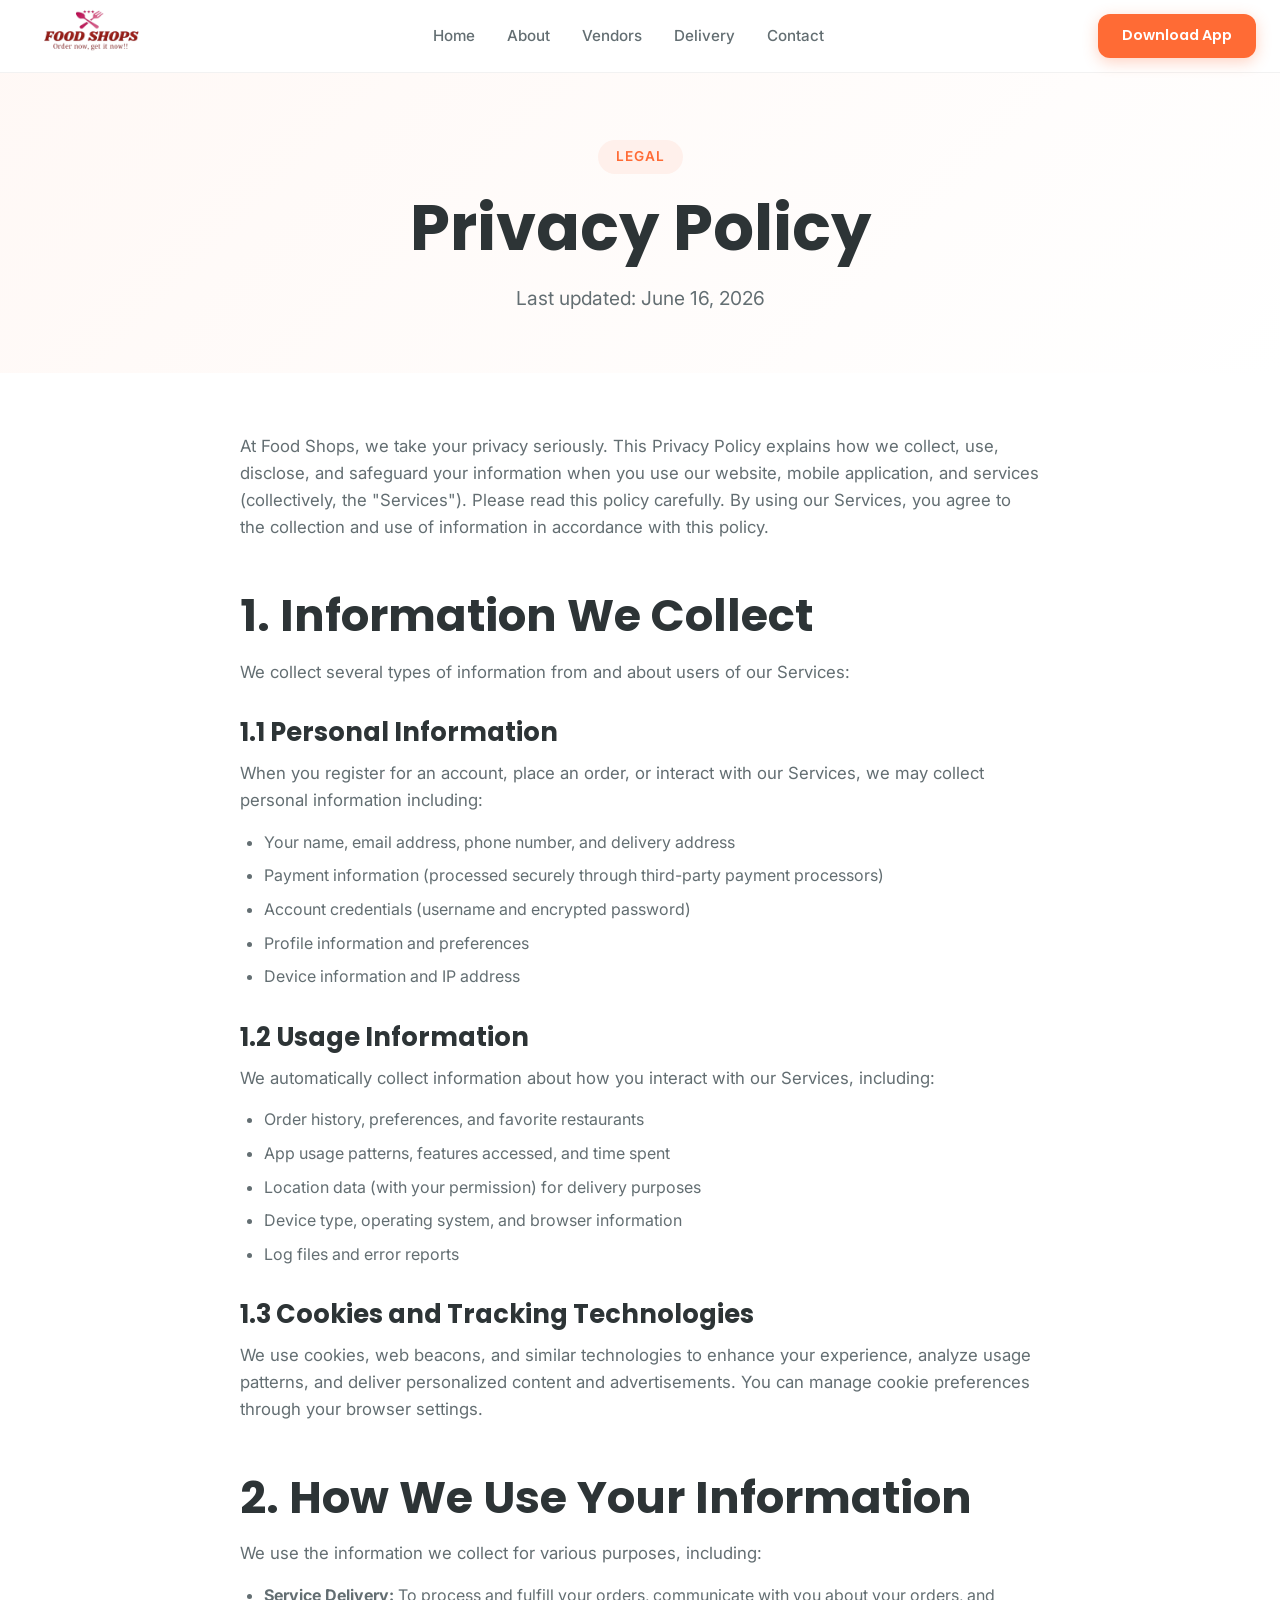
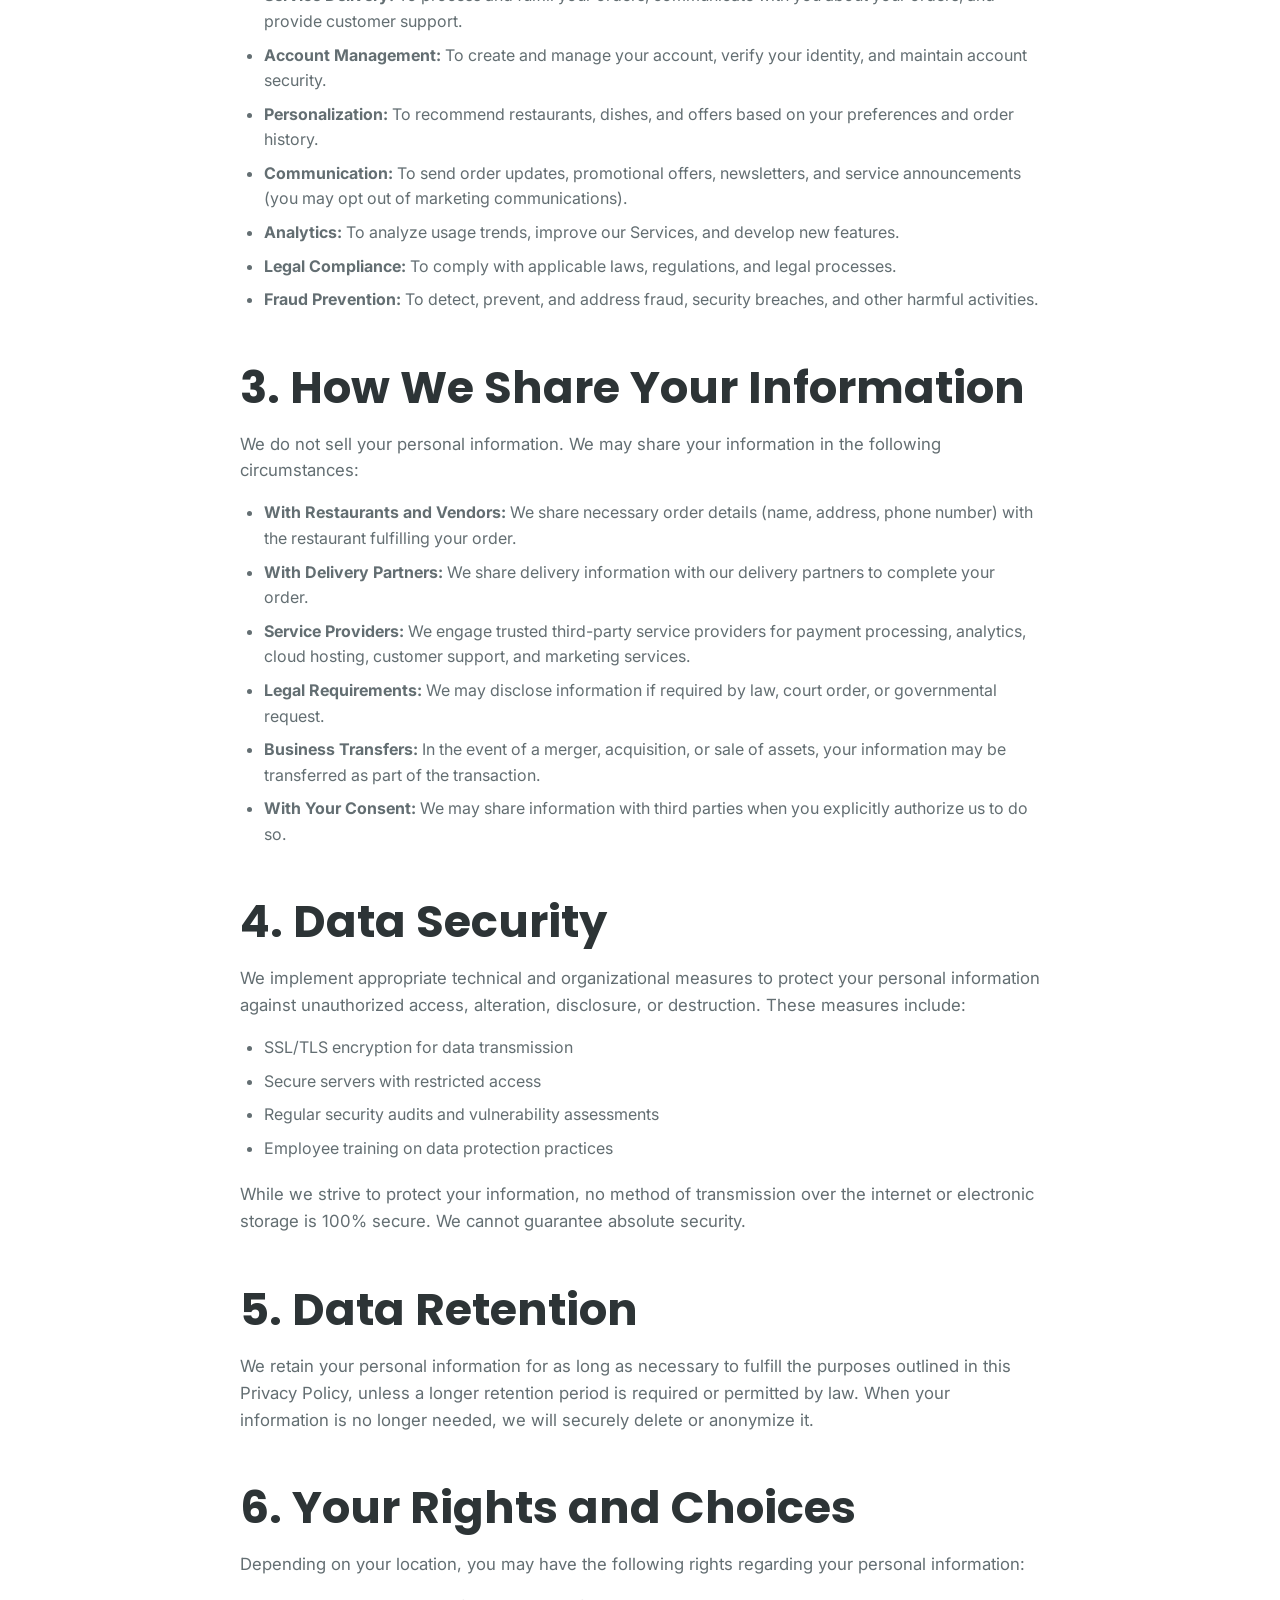
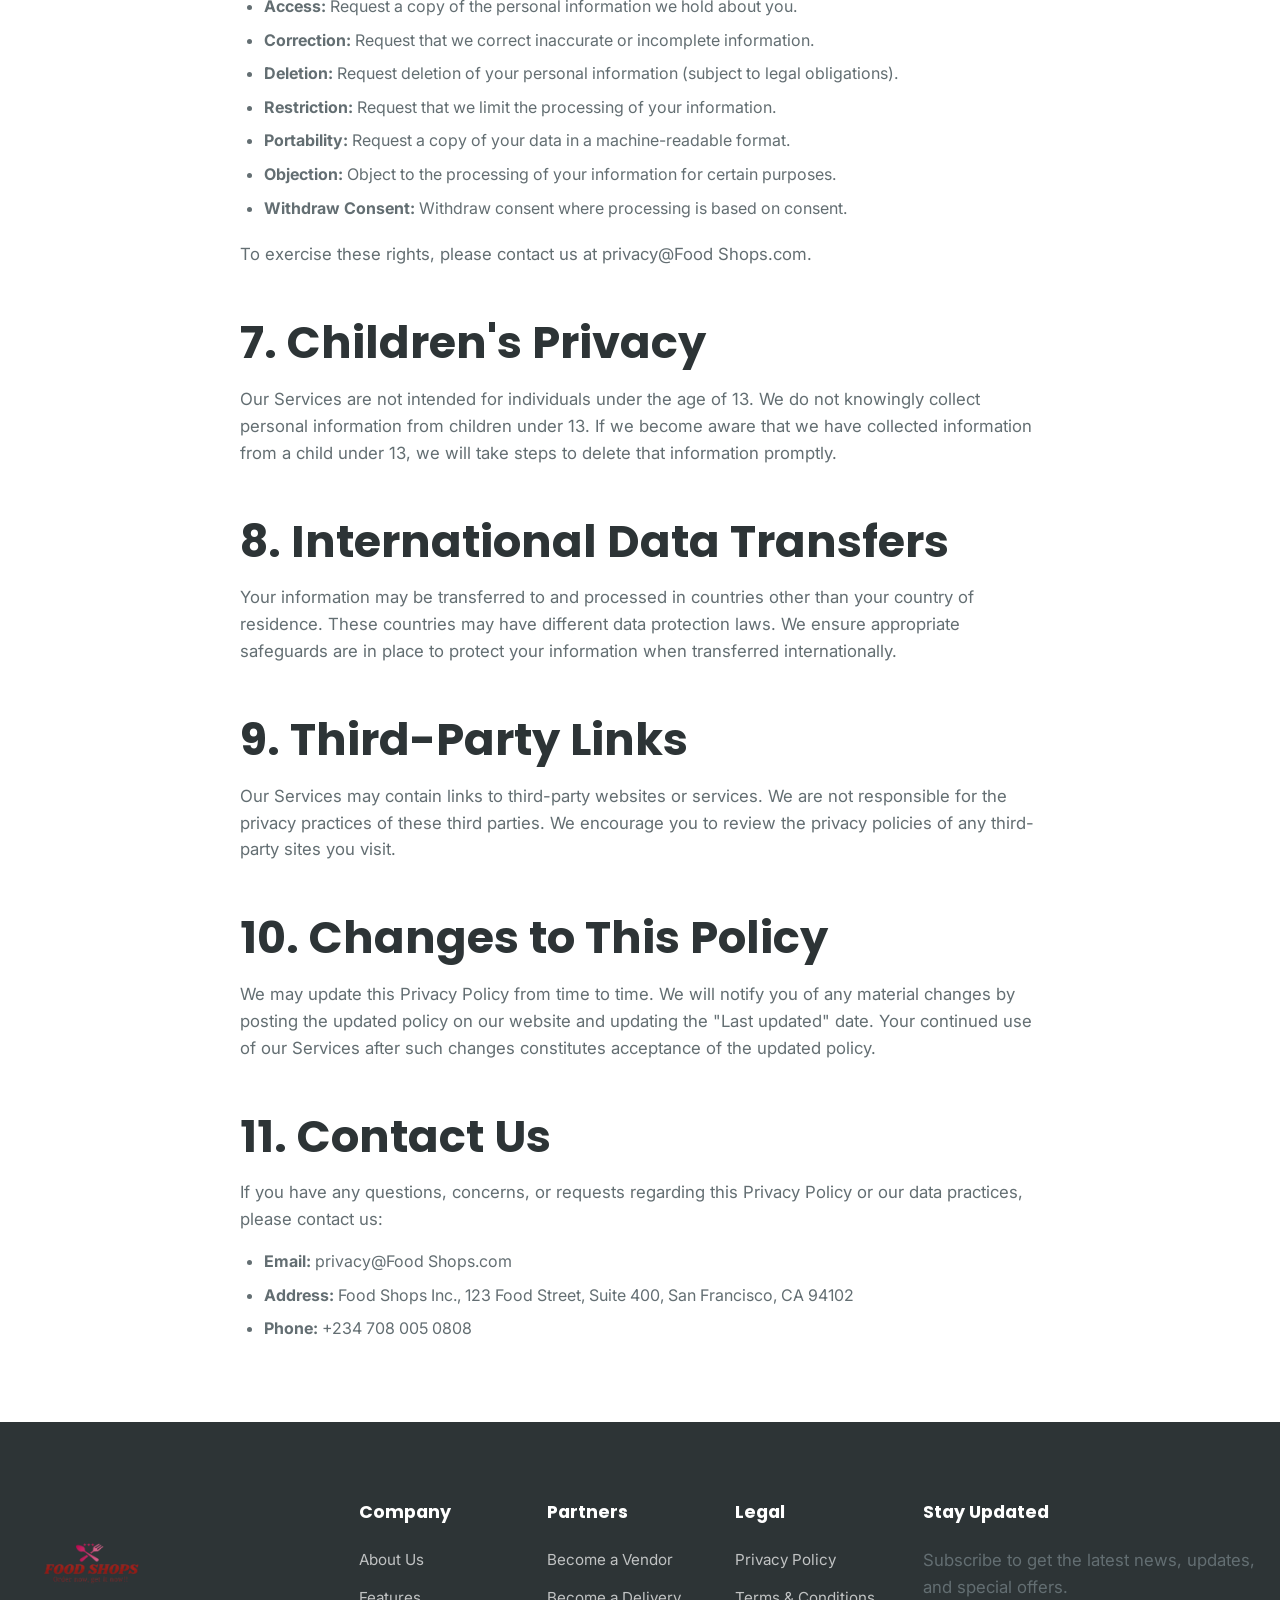
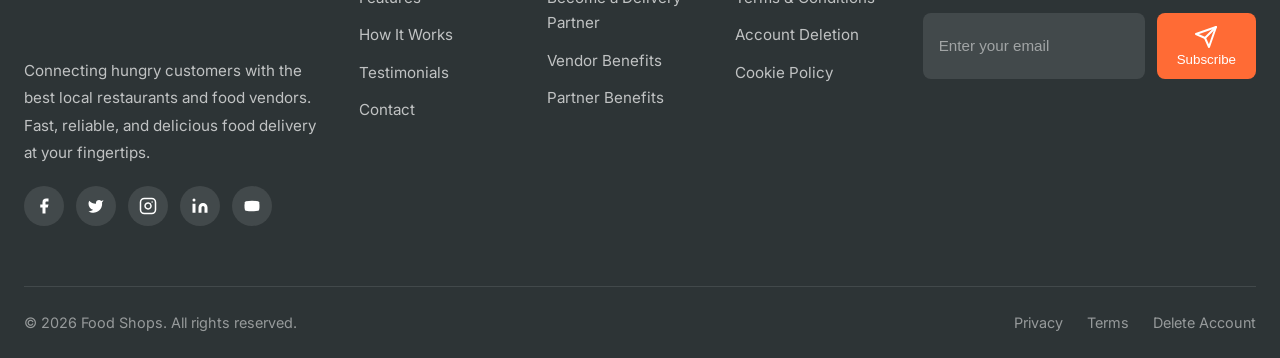
<file: foodshops-theme/privacy.html>
<!DOCTYPE html>
<html lang="en">
<head>
<meta charset="UTF-8">
<meta name="viewport" content="width=device-width, initial-scale=1.0">
<meta name="description" content="Food Shops - Your favorite food, delivered fast. Order from top restaurants and local vendors.">
<meta name="keywords" content="food delivery, online food ordering, restaurant delivery, food marketplace">
<link rel="preconnect" href="https://fonts.googleapis.com">
<link rel="preconnect" href="https://fonts.gstatic.com" crossorigin>
<link href="https://fonts.googleapis.com/css2?family=Inter:wght@400;500;600&family=Poppins:wght@500;600;700;800&display=swap" rel="stylesheet">
<link rel="stylesheet" href="css/style.css">
</head>
<body>
<!-- Navigation -->
<nav class="navbar">
<div class="container">
<a href="index.html" class="logo">
<div class="logo-icon">
    <img src="images/logo.png" alt="Food Shops">
</div>
</a>
<div class="nav-links">
<a href="index.html" class="">Home</a>
<a href="about.html" class="">About</a>
<a href="vendor.html" class="">Vendors</a>
<a href="delivery.html" class="">Delivery</a>
<a href="contact.html" class="">Contact</a>

</div>
<div class="nav-cta">
<a href="download.html" class="btn btn-primary btn-sm">Download App</a>
</div>
<button class="mobile-menu-btn" aria-label="Open menu">
<span></span>
<span></span>
<span></span>
</button>
</div>
</nav>

<!-- Mobile Menu Overlay -->
<div class="mobile-menu-overlay"></div>

<!-- Mobile Menu -->
<div class="mobile-menu">
<button class="mobile-menu-close" aria-label="Close menu">
<svg xmlns="http://www.w3.org/2000/svg" width="24" height="24" viewBox="0 0 24 24" fill="none" stroke="currentColor" stroke-width="2" stroke-linecap="round" stroke-linejoin="round"><path d="M18 6 6 18"/><path d="m6 6 12 12"/></svg>
</button>
<div class="mobile-menu-links">
<a href="index.html" class="">Home</a>
<a href="about.html" class="">About Us</a>
<a href="vendor.html" class="">Become a Vendor</a>
<a href="delivery.html" class="">Become a Delivery Partner</a>
<a href="download.html" class="">Download App</a>
<a href="contact.html" class="">Contact Us</a>
<a href="privacy.html" class="active">Privacy Policy</a>
<a href="terms.html" class="">Terms & Conditions</a>
<a href="delete-account.html" class="">Account Deletion</a>

</div>
<div class="mobile-menu-cta">
<a href="download.html" class="btn btn-primary">Download App</a>
<a href="vendor.html" class="btn btn-outline">Become a Vendor</a>
</div>
</div>


<!-- Page Header -->
<section class="page-header">
<div class="container">
<span class="section-label">Legal</span>
<h1>Privacy Policy</h1>
<p>Last updated: June 16, 2026</p>
</div>
</section>

<!-- Content Section -->
<section class="content-page section-padding">
<div class="container">
<div class="content-section">
<p>At Food Shops, we take your privacy seriously. This Privacy Policy explains how we collect, use, disclose, and safeguard your information when you use our website, mobile application, and services (collectively, the "Services"). Please read this policy carefully. By using our Services, you agree to the collection and use of information in accordance with this policy.</p>

<h2>1. Information We Collect</h2>
<p>We collect several types of information from and about users of our Services:</p>

<h3>1.1 Personal Information</h3>
<p>When you register for an account, place an order, or interact with our Services, we may collect personal information including:</p>
<ul>
<li>Your name, email address, phone number, and delivery address</li>
<li>Payment information (processed securely through third-party payment processors)</li>
<li>Account credentials (username and encrypted password)</li>
<li>Profile information and preferences</li>
<li>Device information and IP address</li>
</ul>

<h3>1.2 Usage Information</h3>
<p>We automatically collect information about how you interact with our Services, including:</p>
<ul>
<li>Order history, preferences, and favorite restaurants</li>
<li>App usage patterns, features accessed, and time spent</li>
<li>Location data (with your permission) for delivery purposes</li>
<li>Device type, operating system, and browser information</li>
<li>Log files and error reports</li>
</ul>

<h3>1.3 Cookies and Tracking Technologies</h3>
<p>We use cookies, web beacons, and similar technologies to enhance your experience, analyze usage patterns, and deliver personalized content and advertisements. You can manage cookie preferences through your browser settings.</p>

<h2>2. How We Use Your Information</h2>
<p>We use the information we collect for various purposes, including:</p>
<ul>
<li><strong>Service Delivery:</strong> To process and fulfill your orders, communicate with you about your orders, and provide customer support.</li>
<li><strong>Account Management:</strong> To create and manage your account, verify your identity, and maintain account security.</li>
<li><strong>Personalization:</strong> To recommend restaurants, dishes, and offers based on your preferences and order history.</li>
<li><strong>Communication:</strong> To send order updates, promotional offers, newsletters, and service announcements (you may opt out of marketing communications).</li>
<li><strong>Analytics:</strong> To analyze usage trends, improve our Services, and develop new features.</li>
<li><strong>Legal Compliance:</strong> To comply with applicable laws, regulations, and legal processes.</li>
<li><strong>Fraud Prevention:</strong> To detect, prevent, and address fraud, security breaches, and other harmful activities.</li>
</ul>

<h2>3. How We Share Your Information</h2>
<p>We do not sell your personal information. We may share your information in the following circumstances:</p>
<ul>
<li><strong>With Restaurants and Vendors:</strong> We share necessary order details (name, address, phone number) with the restaurant fulfilling your order.</li>
<li><strong>With Delivery Partners:</strong> We share delivery information with our delivery partners to complete your order.</li>
<li><strong>Service Providers:</strong> We engage trusted third-party service providers for payment processing, analytics, cloud hosting, customer support, and marketing services.</li>
<li><strong>Legal Requirements:</strong> We may disclose information if required by law, court order, or governmental request.</li>
<li><strong>Business Transfers:</strong> In the event of a merger, acquisition, or sale of assets, your information may be transferred as part of the transaction.</li>
<li><strong>With Your Consent:</strong> We may share information with third parties when you explicitly authorize us to do so.</li>
</ul>

<h2>4. Data Security</h2>
<p>We implement appropriate technical and organizational measures to protect your personal information against unauthorized access, alteration, disclosure, or destruction. These measures include:</p>
<ul>
<li>SSL/TLS encryption for data transmission</li>
<li>Secure servers with restricted access</li>
<li>Regular security audits and vulnerability assessments</li>
<li>Employee training on data protection practices</li>
</ul>
<p>While we strive to protect your information, no method of transmission over the internet or electronic storage is 100% secure. We cannot guarantee absolute security.</p>

<h2>5. Data Retention</h2>
<p>We retain your personal information for as long as necessary to fulfill the purposes outlined in this Privacy Policy, unless a longer retention period is required or permitted by law. When your information is no longer needed, we will securely delete or anonymize it.</p>

<h2>6. Your Rights and Choices</h2>
<p>Depending on your location, you may have the following rights regarding your personal information:</p>
<ul>
<li><strong>Access:</strong> Request a copy of the personal information we hold about you.</li>
<li><strong>Correction:</strong> Request that we correct inaccurate or incomplete information.</li>
<li><strong>Deletion:</strong> Request deletion of your personal information (subject to legal obligations).</li>
<li><strong>Restriction:</strong> Request that we limit the processing of your information.</li>
<li><strong>Portability:</strong> Request a copy of your data in a machine-readable format.</li>
<li><strong>Objection:</strong> Object to the processing of your information for certain purposes.</li>
<li><strong>Withdraw Consent:</strong> Withdraw consent where processing is based on consent.</li>
</ul>
<p>To exercise these rights, please contact us at <a href="mailto:privacy@Food Shops.com">privacy@Food Shops.com</a>.</p>

<h2>7. Children's Privacy</h2>
<p>Our Services are not intended for individuals under the age of 13. We do not knowingly collect personal information from children under 13. If we become aware that we have collected information from a child under 13, we will take steps to delete that information promptly.</p>

<h2>8. International Data Transfers</h2>
<p>Your information may be transferred to and processed in countries other than your country of residence. These countries may have different data protection laws. We ensure appropriate safeguards are in place to protect your information when transferred internationally.</p>

<h2>9. Third-Party Links</h2>
<p>Our Services may contain links to third-party websites or services. We are not responsible for the privacy practices of these third parties. We encourage you to review the privacy policies of any third-party sites you visit.</p>

<h2>10. Changes to This Policy</h2>
<p>We may update this Privacy Policy from time to time. We will notify you of any material changes by posting the updated policy on our website and updating the "Last updated" date. Your continued use of our Services after such changes constitutes acceptance of the updated policy.</p>

<h2>11. Contact Us</h2>
<p>If you have any questions, concerns, or requests regarding this Privacy Policy or our data practices, please contact us:</p>
<ul>
<li><strong>Email:</strong> <a href="mailto:privacy@Food Shops.com">privacy@Food Shops.com</a></li>
<li><strong>Address:</strong> Food Shops Inc., 123 Food Street, Suite 400, San Francisco, CA 94102</li>
<li><strong>Phone:</strong> +234 708 005 0808</li>
</ul>
</div>
</div>
</section>


<!-- Footer -->
<footer class="footer">
<div class="container">
<div class="footer-grid">
<div class="footer-brand">
<a href="index.html" class="logo">
<div class="logo-icon">
    <img src="images/logo.png" alt="Food Shops">
</div>
</a>
<p>Connecting hungry customers with the best local restaurants and food vendors. Fast, reliable, and delicious food delivery at your fingertips.</p>
<div class="footer-social">
<a href="#" aria-label="Facebook"><svg xmlns="http://www.w3.org/2000/svg" width="24" height="24" viewBox="0 0 24 24" fill="currentColor"><path d="M18 2h-3a5 5 0 0 0-5 5v3H7v4h3v8h4v-8h3l1-4h-4V7a1 1 0 0 1 1-1h3z"/></svg></a>
<a href="#" aria-label="Twitter"><svg xmlns="http://www.w3.org/2000/svg" width="24" height="24" viewBox="0 0 24 24" fill="currentColor"><path d="M22 4s-.7 2.1-2 3.4c1.6 10-9.4 17.3-18 11.6 2.2.1 4.4-.6 6-2C3 15.5.5 9.6 3 5c2.2 2.6 5.6 4.1 9 4-.9-4.2 4-6.6 7-3.8 1.1 0 3-1.2 3-1.2z"/></svg></a>
<a href="#" aria-label="Instagram"><svg xmlns="http://www.w3.org/2000/svg" width="24" height="24" viewBox="0 0 24 24" fill="none" stroke="currentColor" stroke-width="2" stroke-linecap="round" stroke-linejoin="round"><rect width="20" height="20" x="2" y="2" rx="5" ry="5"/><path d="M16 11.37A4 4 0 1 1 12.63 8 4 4 0 0 1 16 11.37z"/><line x1="17.5" x2="17.51" y1="6.5" y2="6.5"/></svg></a>
<a href="#" aria-label="LinkedIn"><svg xmlns="http://www.w3.org/2000/svg" width="24" height="24" viewBox="0 0 24 24" fill="currentColor"><path d="M16 8a6 6 0 0 1 6 6v7h-4v-7a2 2 0 0 0-2-2 2 2 0 0 0-2 2v7h-4v-7a6 6 0 0 1 6-6z"/><rect width="4" height="12" x="2" y="9"/><circle cx="4" cy="4" r="2"/></svg></a>
<a href="#" aria-label="YouTube"><svg xmlns="http://www.w3.org/2000/svg" width="24" height="24" viewBox="0 0 24 24" fill="currentColor"><path d="M2.5 17a24.12 24.12 0 0 1 0-10 2 2 0 0 1 1.4-1.4 49.56 49.56 0 0 1 16.2 0A2 2 0 0 1 21.5 7a24.12 24.12 0 0 1 0 10 2 2 0 0 1-1.4 1.4 49.55 49.55 0 0 1-16.2 0A2 2 0 0 1 2.5 17"/><path d="m10 15 5-3-5-3z"/></svg></a>
</div>
</div>
<div class="footer-column">
<h4>Company</h4>
<ul>
<li><a href="about.html">About Us</a></li>
<li><a href="index.html#features">Features</a></li>
<li><a href="index.html#how-it-works">How It Works</a></li>
<li><a href="index.html#testimonials">Testimonials</a></li>
<li><a href="contact.html">Contact</a></li>
</ul>
</div>
<div class="footer-column">
<h4>Partners</h4>
<ul>
<li><a href="vendor.html">Become a Vendor</a></li>
<li><a href="delivery.html">Become a Delivery Partner</a></li>
<li><a href="vendor.html#benefits">Vendor Benefits</a></li>
<li><a href="delivery.html#benefits">Partner Benefits</a></li>
</ul>
</div>
<div class="footer-column">
<h4>Legal</h4>
<ul>
<li><a href="privacy.html">Privacy Policy</a></li>
<li><a href="terms.html">Terms & Conditions</a></li>
<li><a href="delete-account.html">Account Deletion</a></li>
<li><a href="privacy.html#cookies">Cookie Policy</a></li>
</ul>
</div>
<div class="footer-column footer-newsletter">
<h4>Stay Updated</h4>
<p>Subscribe to get the latest news, updates, and special offers.</p>
<form class="newsletter-form" onsubmit="event.preventDefault(); alert('Thank you for subscribing!');">
<input type="email" placeholder="Enter your email" required>
<button type="submit"><svg xmlns="http://www.w3.org/2000/svg" width="24" height="24" viewBox="0 0 24 24" fill="none" stroke="currentColor" stroke-width="2" stroke-linecap="round" stroke-linejoin="round"><path d="m22 2-7 20-4-9-9-4Z"/><path d="M22 2 11 13"/></svg>Subscribe</button>
</form>
</div>
</div>
<div class="footer-bottom">
<p>© 2026 Food Shops. All rights reserved.</p>
<div class="footer-bottom-links">
<a href="privacy.html">Privacy</a>
<a href="terms.html">Terms</a>
<a href="delete-account.html">Delete Account</a>
</div>
</div>
</div>
</footer>

<script src="js/main.js"></script>
</body>
</html>
</file>
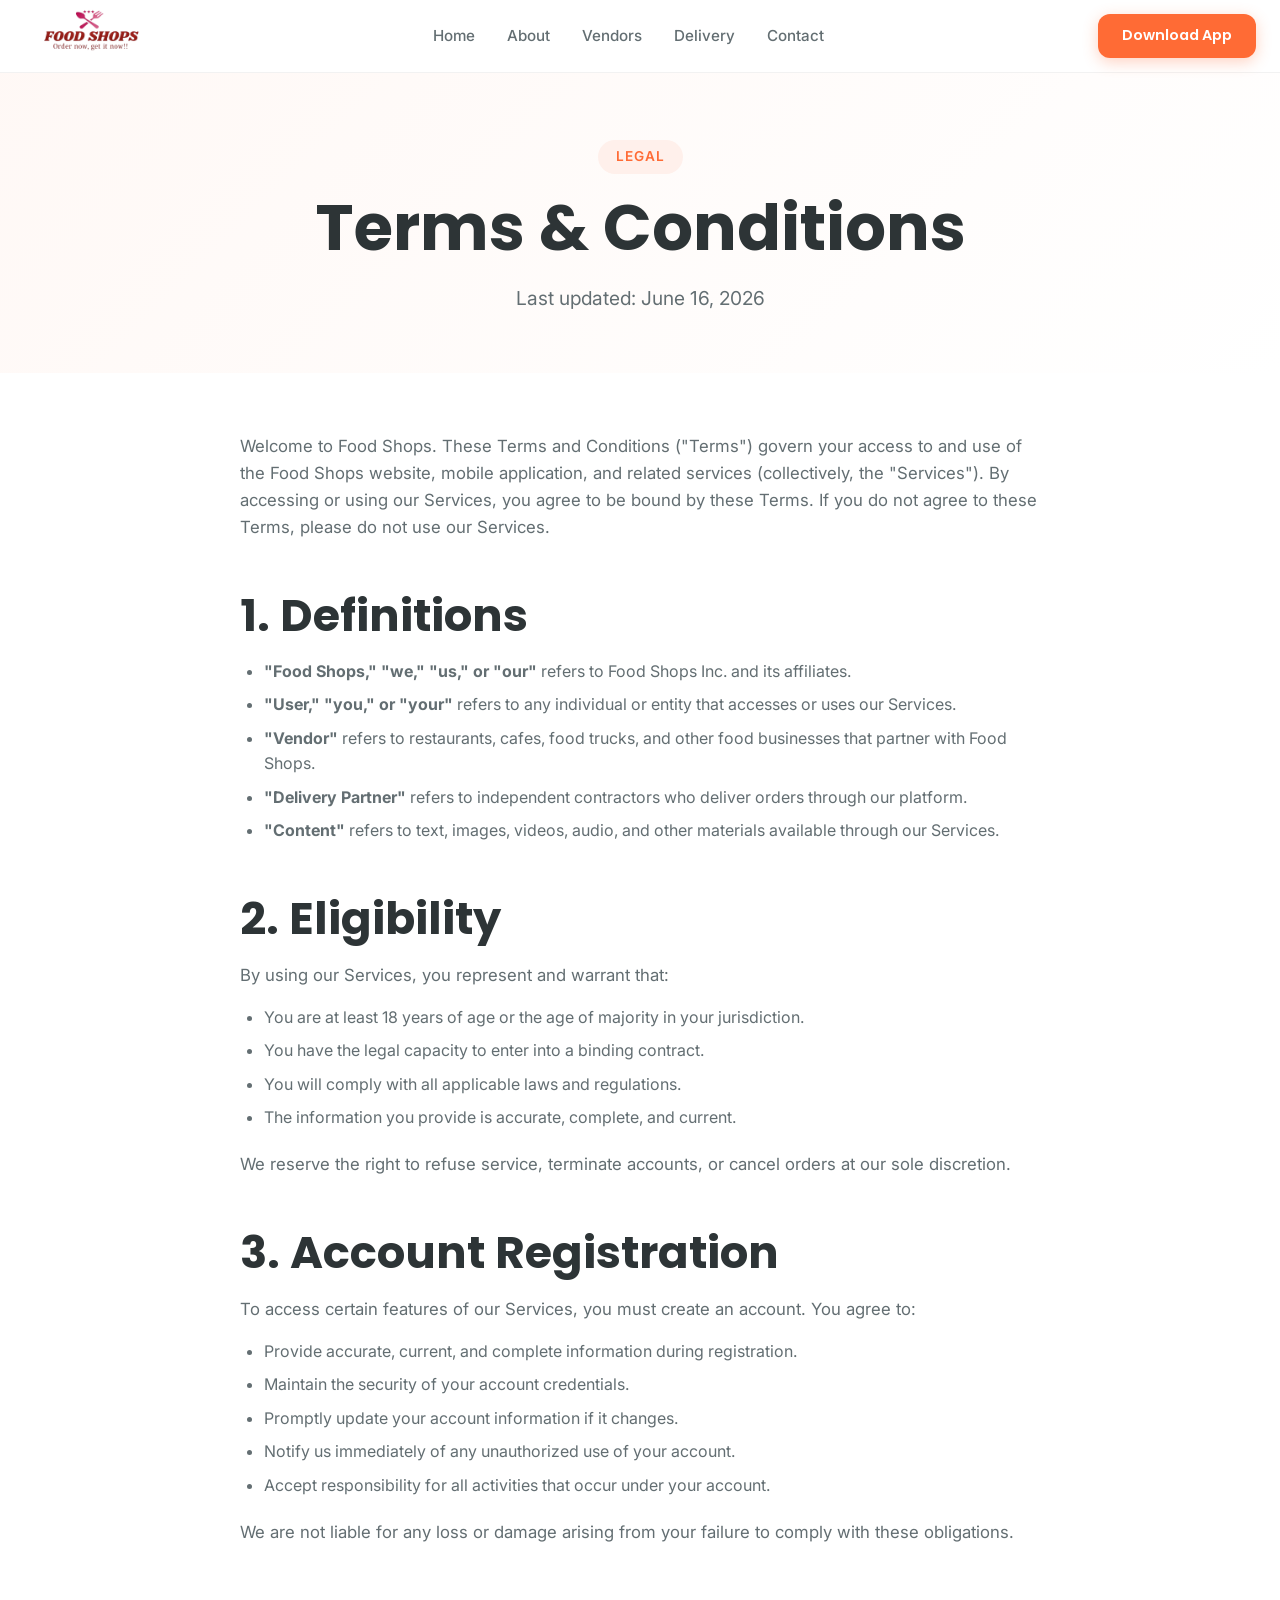
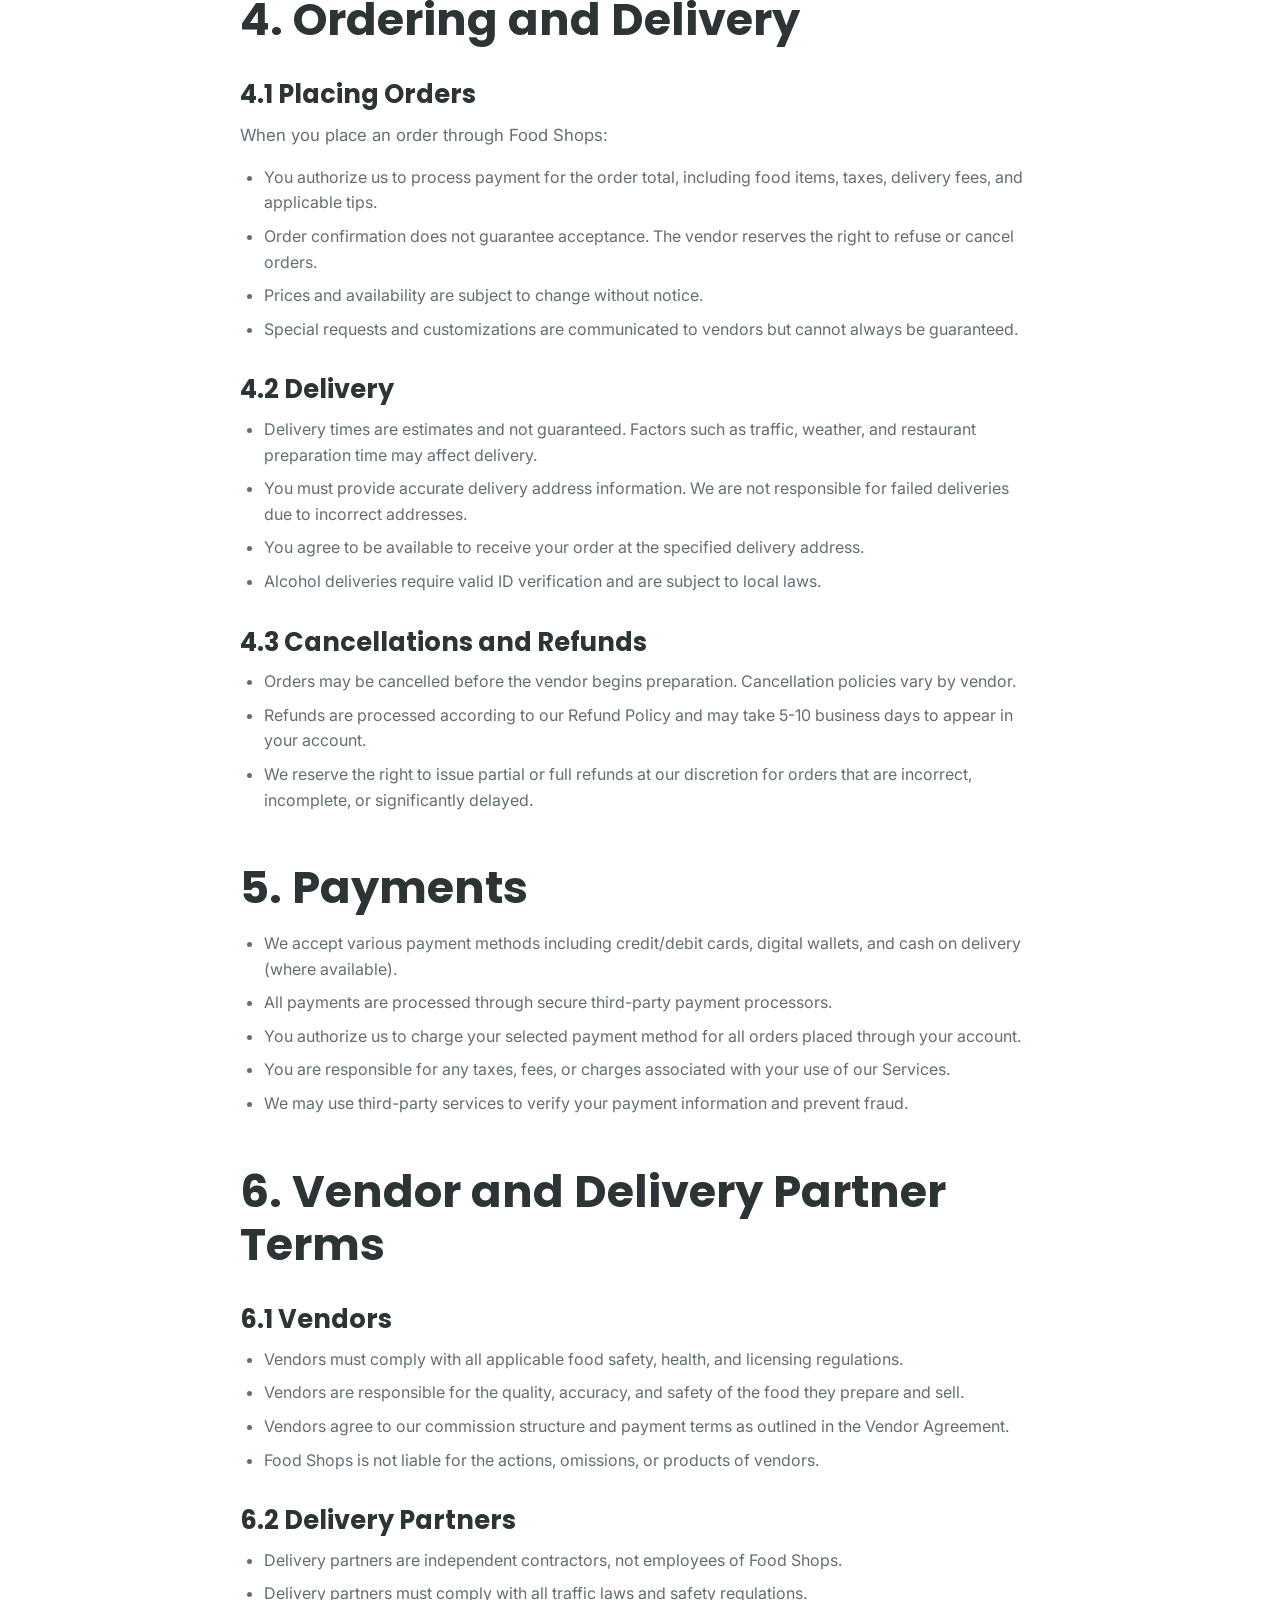
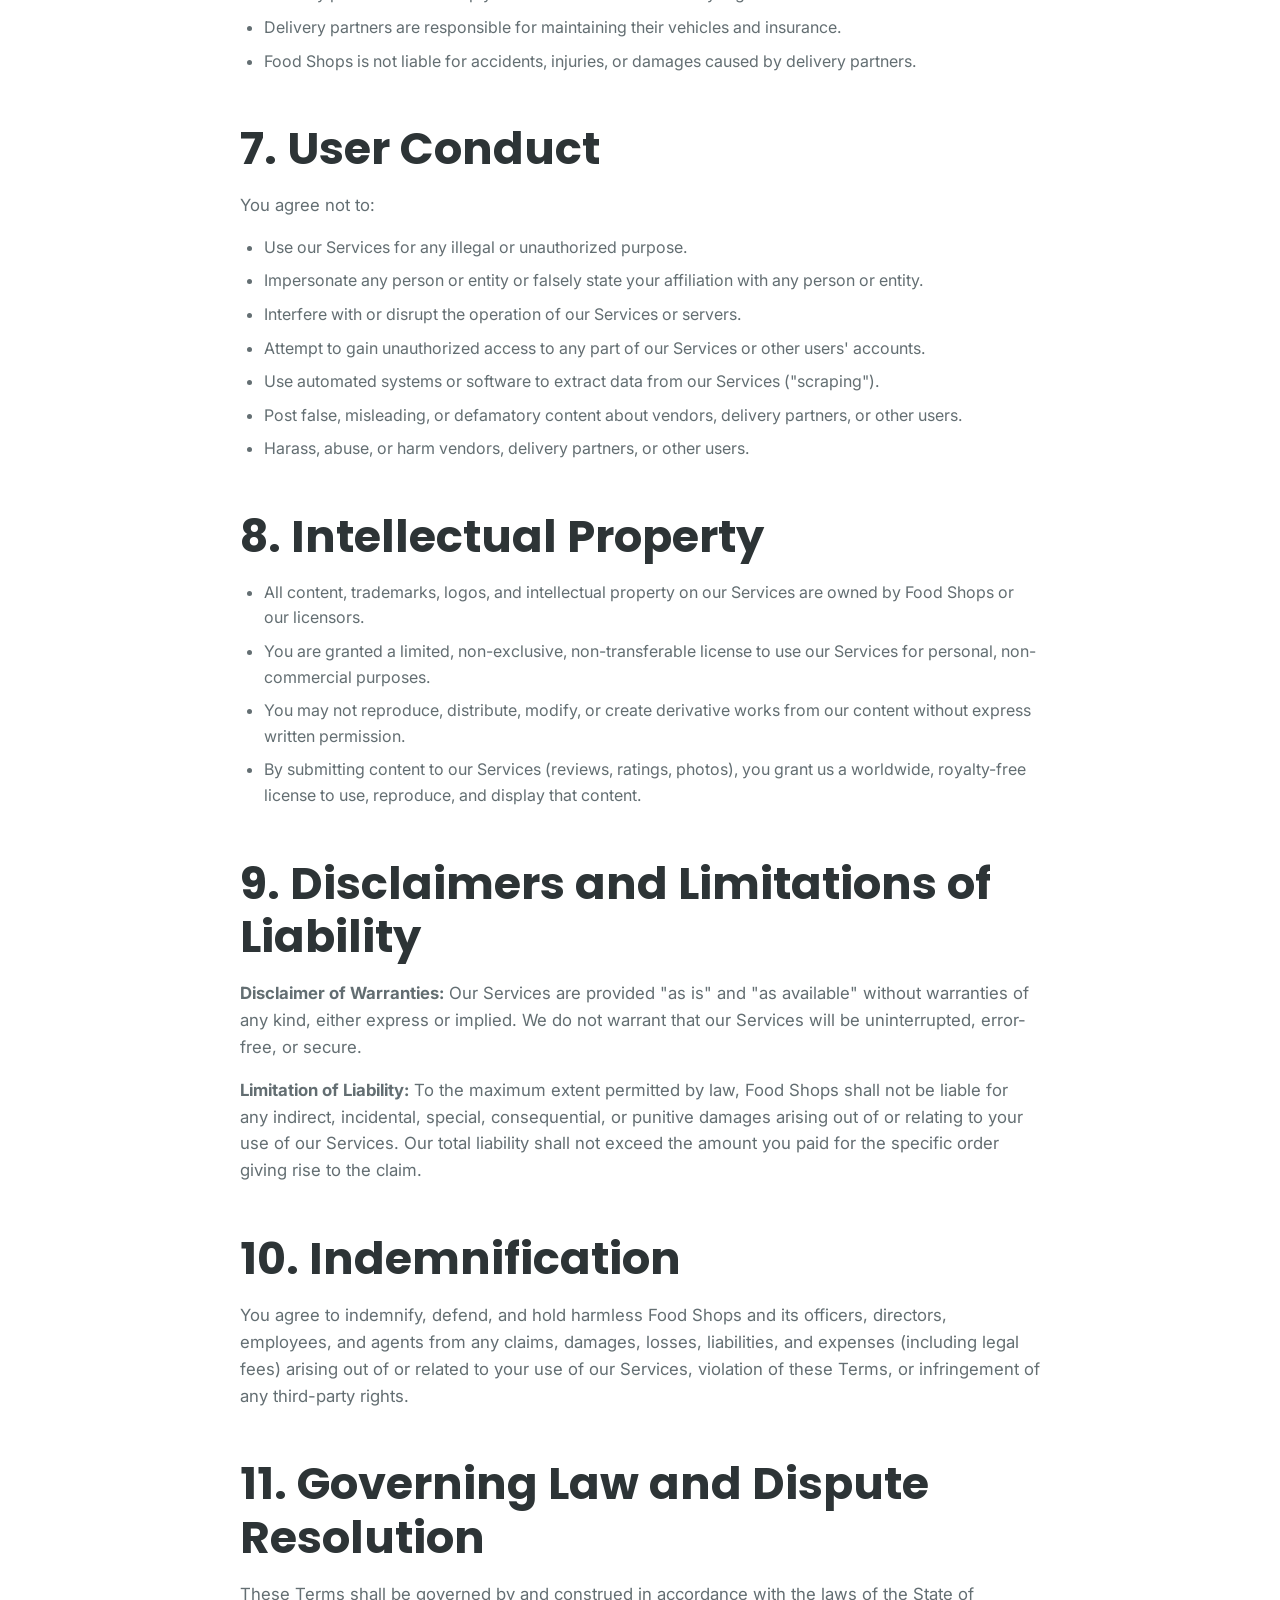
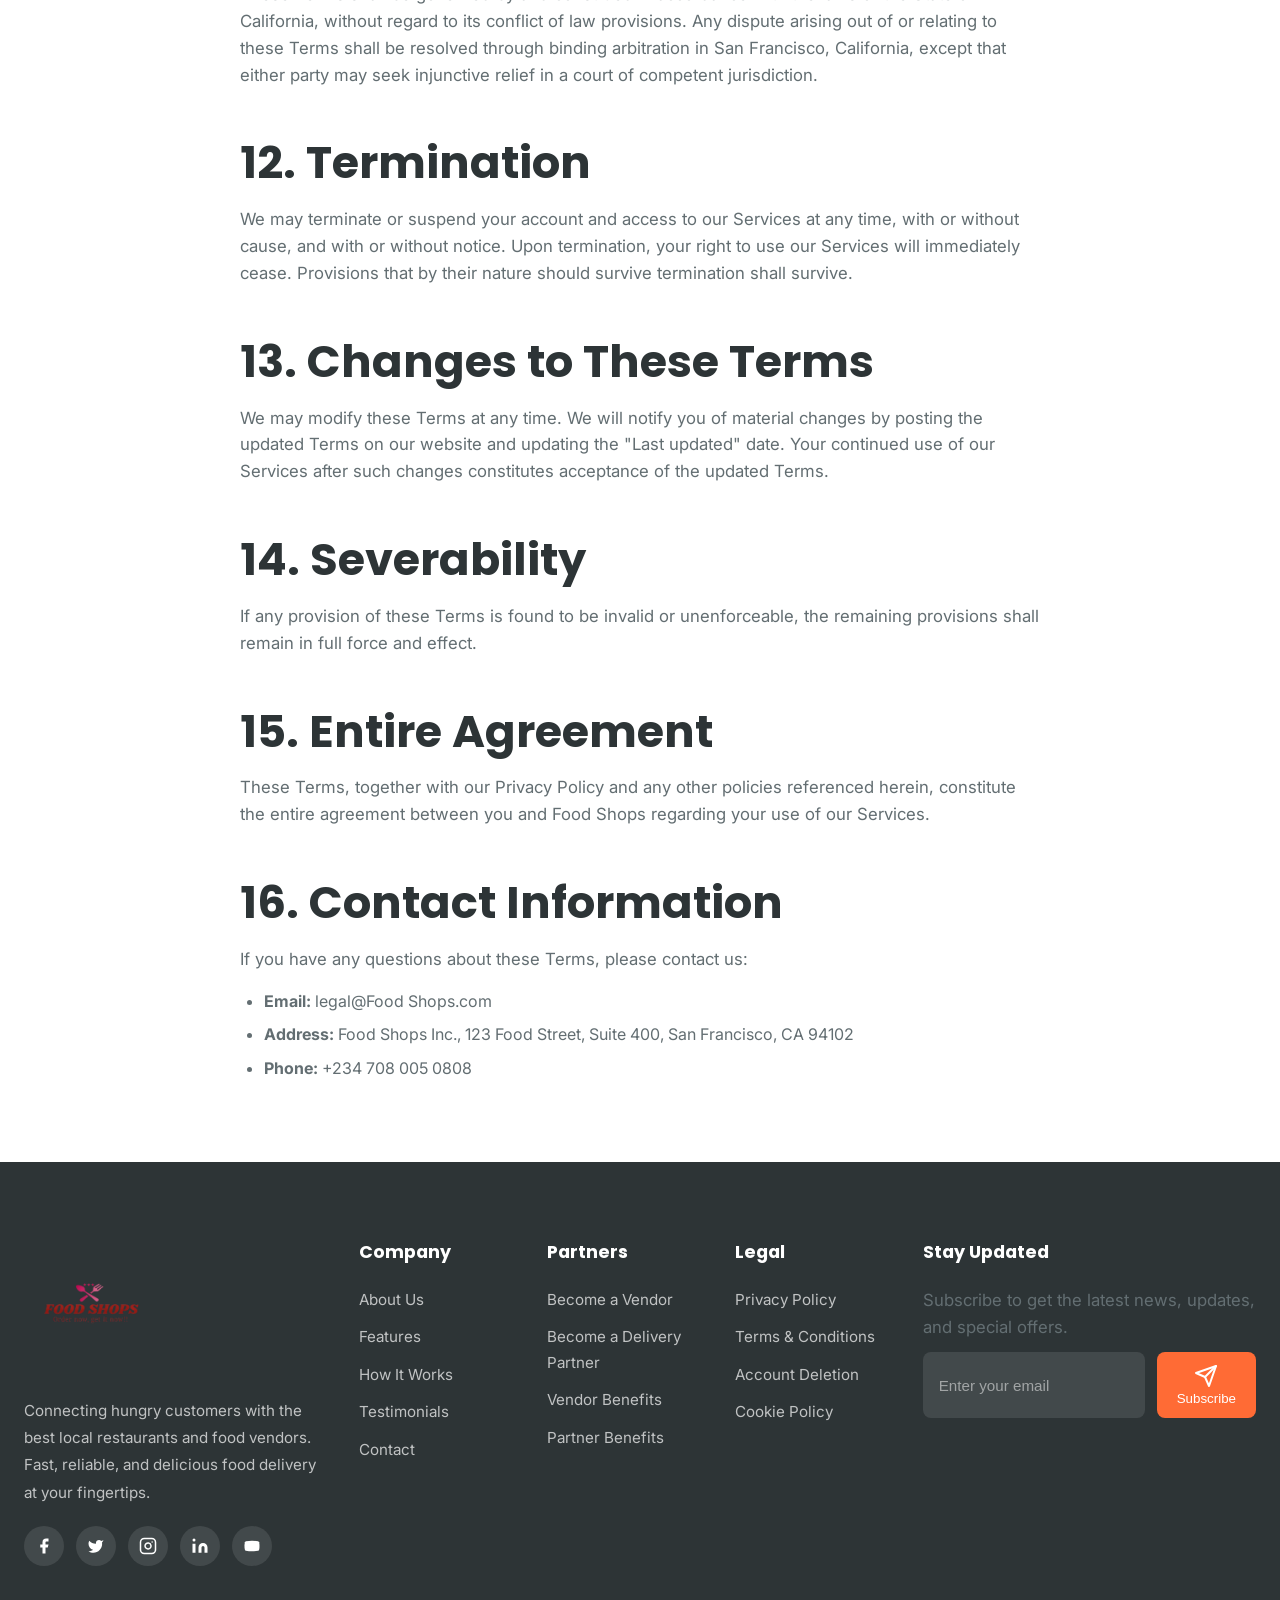
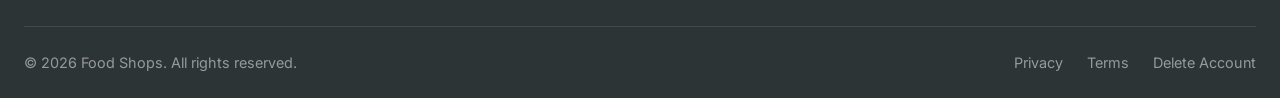
<file: foodshops-theme/terms.html>
<!DOCTYPE html>
<html lang="en">
<head>
<meta charset="UTF-8">
<meta name="viewport" content="width=device-width, initial-scale=1.0">
<meta name="description" content="Food Shops - Your favorite food, delivered fast. Order from top restaurants and local vendors.">
<meta name="keywords" content="food delivery, online food ordering, restaurant delivery, food marketplace">
<link rel="preconnect" href="https://fonts.googleapis.com">
<link rel="preconnect" href="https://fonts.gstatic.com" crossorigin>
<link href="https://fonts.googleapis.com/css2?family=Inter:wght@400;500;600&family=Poppins:wght@500;600;700;800&display=swap" rel="stylesheet">
<link rel="stylesheet" href="css/style.css">
</head>
<body>
<!-- Navigation -->
<nav class="navbar">
<div class="container">
<a href="index.html" class="logo">
<div class="logo-icon">
    <img src="images/logo.png" alt="Food Shops">
</div>
</a>
<div class="nav-links">
<a href="index.html" class="">Home</a>
<a href="about.html" class="">About</a>
<a href="vendor.html" class="">Vendors</a>
<a href="delivery.html" class="">Delivery</a>
<a href="contact.html" class="">Contact</a>

</div>
<div class="nav-cta">
<a href="download.html" class="btn btn-primary btn-sm">Download App</a>
</div>
<button class="mobile-menu-btn" aria-label="Open menu">
<span></span>
<span></span>
<span></span>
</button>
</div>
</nav>

<!-- Mobile Menu Overlay -->
<div class="mobile-menu-overlay"></div>

<!-- Mobile Menu -->
<div class="mobile-menu">
<button class="mobile-menu-close" aria-label="Close menu">
<svg xmlns="http://www.w3.org/2000/svg" width="24" height="24" viewBox="0 0 24 24" fill="none" stroke="currentColor" stroke-width="2" stroke-linecap="round" stroke-linejoin="round"><path d="M18 6 6 18"/><path d="m6 6 12 12"/></svg>
</button>
<div class="mobile-menu-links">
<a href="index.html" class="">Home</a>
<a href="about.html" class="">About Us</a>
<a href="vendor.html" class="">Become a Vendor</a>
<a href="delivery.html" class="">Become a Delivery Partner</a>
<a href="download.html" class="">Download App</a>
<a href="contact.html" class="">Contact Us</a>
<a href="privacy.html" class="">Privacy Policy</a>
<a href="terms.html" class="active">Terms & Conditions</a>
<a href="delete-account.html" class="">Account Deletion</a>

</div>
<div class="mobile-menu-cta">
<a href="download.html" class="btn btn-primary">Download App</a>
<a href="vendor.html" class="btn btn-outline">Become a Vendor</a>
</div>
</div>


<!-- Page Header -->
<section class="page-header">
<div class="container">
<span class="section-label">Legal</span>
<h1>Terms & Conditions</h1>
<p>Last updated: June 16, 2026</p>
</div>
</section>

<!-- Content Section -->
<section class="content-page section-padding">
<div class="container">
<div class="content-section">
<p>Welcome to Food Shops. These Terms and Conditions ("Terms") govern your access to and use of the Food Shops website, mobile application, and related services (collectively, the "Services"). By accessing or using our Services, you agree to be bound by these Terms. If you do not agree to these Terms, please do not use our Services.</p>

<h2>1. Definitions</h2>
<ul>
<li><strong>"Food Shops," "we," "us," or "our"</strong> refers to Food Shops Inc. and its affiliates.</li>
<li><strong>"User," "you," or "your"</strong> refers to any individual or entity that accesses or uses our Services.</li>
<li><strong>"Vendor"</strong> refers to restaurants, cafes, food trucks, and other food businesses that partner with Food Shops.</li>
<li><strong>"Delivery Partner"</strong> refers to independent contractors who deliver orders through our platform.</li>
<li><strong>"Content"</strong> refers to text, images, videos, audio, and other materials available through our Services.</li>
</ul>

<h2>2. Eligibility</h2>
<p>By using our Services, you represent and warrant that:</p>
<ul>
<li>You are at least 18 years of age or the age of majority in your jurisdiction.</li>
<li>You have the legal capacity to enter into a binding contract.</li>
<li>You will comply with all applicable laws and regulations.</li>
<li>The information you provide is accurate, complete, and current.</li>
</ul>
<p>We reserve the right to refuse service, terminate accounts, or cancel orders at our sole discretion.</p>

<h2>3. Account Registration</h2>
<p>To access certain features of our Services, you must create an account. You agree to:</p>
<ul>
<li>Provide accurate, current, and complete information during registration.</li>
<li>Maintain the security of your account credentials.</li>
<li>Promptly update your account information if it changes.</li>
<li>Notify us immediately of any unauthorized use of your account.</li>
<li>Accept responsibility for all activities that occur under your account.</li>
</ul>
<p>We are not liable for any loss or damage arising from your failure to comply with these obligations.</p>

<h2>4. Ordering and Delivery</h2>
<h3>4.1 Placing Orders</h3>
<p>When you place an order through Food Shops:</p>
<ul>
<li>You authorize us to process payment for the order total, including food items, taxes, delivery fees, and applicable tips.</li>
<li>Order confirmation does not guarantee acceptance. The vendor reserves the right to refuse or cancel orders.</li>
<li>Prices and availability are subject to change without notice.</li>
<li>Special requests and customizations are communicated to vendors but cannot always be guaranteed.</li>
</ul>

<h3>4.2 Delivery</h3>
<ul>
<li>Delivery times are estimates and not guaranteed. Factors such as traffic, weather, and restaurant preparation time may affect delivery.</li>
<li>You must provide accurate delivery address information. We are not responsible for failed deliveries due to incorrect addresses.</li>
<li>You agree to be available to receive your order at the specified delivery address.</li>
<li>Alcohol deliveries require valid ID verification and are subject to local laws.</li>
</ul>

<h3>4.3 Cancellations and Refunds</h3>
<ul>
<li>Orders may be cancelled before the vendor begins preparation. Cancellation policies vary by vendor.</li>
<li>Refunds are processed according to our Refund Policy and may take 5-10 business days to appear in your account.</li>
<li>We reserve the right to issue partial or full refunds at our discretion for orders that are incorrect, incomplete, or significantly delayed.</li>
</ul>

<h2>5. Payments</h2>
<ul>
<li>We accept various payment methods including credit/debit cards, digital wallets, and cash on delivery (where available).</li>
<li>All payments are processed through secure third-party payment processors.</li>
<li>You authorize us to charge your selected payment method for all orders placed through your account.</li>
<li>You are responsible for any taxes, fees, or charges associated with your use of our Services.</li>
<li>We may use third-party services to verify your payment information and prevent fraud.</li>
</ul>

<h2>6. Vendor and Delivery Partner Terms</h2>
<h3>6.1 Vendors</h3>
<ul>
<li>Vendors must comply with all applicable food safety, health, and licensing regulations.</li>
<li>Vendors are responsible for the quality, accuracy, and safety of the food they prepare and sell.</li>
<li>Vendors agree to our commission structure and payment terms as outlined in the Vendor Agreement.</li>
<li>Food Shops is not liable for the actions, omissions, or products of vendors.</li>
</ul>

<h3>6.2 Delivery Partners</h3>
<ul>
<li>Delivery partners are independent contractors, not employees of Food Shops.</li>
<li>Delivery partners must comply with all traffic laws and safety regulations.</li>
<li>Delivery partners are responsible for maintaining their vehicles and insurance.</li>
<li>Food Shops is not liable for accidents, injuries, or damages caused by delivery partners.</li>
</ul>

<h2>7. User Conduct</h2>
<p>You agree not to:</p>
<ul>
<li>Use our Services for any illegal or unauthorized purpose.</li>
<li>Impersonate any person or entity or falsely state your affiliation with any person or entity.</li>
<li>Interfere with or disrupt the operation of our Services or servers.</li>
<li>Attempt to gain unauthorized access to any part of our Services or other users' accounts.</li>
<li>Use automated systems or software to extract data from our Services ("scraping").</li>
<li>Post false, misleading, or defamatory content about vendors, delivery partners, or other users.</li>
<li>Harass, abuse, or harm vendors, delivery partners, or other users.</li>
</ul>

<h2>8. Intellectual Property</h2>
<ul>
<li>All content, trademarks, logos, and intellectual property on our Services are owned by Food Shops or our licensors.</li>
<li>You are granted a limited, non-exclusive, non-transferable license to use our Services for personal, non-commercial purposes.</li>
<li>You may not reproduce, distribute, modify, or create derivative works from our content without express written permission.</li>
<li>By submitting content to our Services (reviews, ratings, photos), you grant us a worldwide, royalty-free license to use, reproduce, and display that content.</li>
</ul>

<h2>9. Disclaimers and Limitations of Liability</h2>
<p><strong>Disclaimer of Warranties:</strong> Our Services are provided "as is" and "as available" without warranties of any kind, either express or implied. We do not warrant that our Services will be uninterrupted, error-free, or secure.</p>
<p><strong>Limitation of Liability:</strong> To the maximum extent permitted by law, Food Shops shall not be liable for any indirect, incidental, special, consequential, or punitive damages arising out of or relating to your use of our Services. Our total liability shall not exceed the amount you paid for the specific order giving rise to the claim.</p>

<h2>10. Indemnification</h2>
<p>You agree to indemnify, defend, and hold harmless Food Shops and its officers, directors, employees, and agents from any claims, damages, losses, liabilities, and expenses (including legal fees) arising out of or related to your use of our Services, violation of these Terms, or infringement of any third-party rights.</p>

<h2>11. Governing Law and Dispute Resolution</h2>
<p>These Terms shall be governed by and construed in accordance with the laws of the State of California, without regard to its conflict of law provisions. Any dispute arising out of or relating to these Terms shall be resolved through binding arbitration in San Francisco, California, except that either party may seek injunctive relief in a court of competent jurisdiction.</p>

<h2>12. Termination</h2>
<p>We may terminate or suspend your account and access to our Services at any time, with or without cause, and with or without notice. Upon termination, your right to use our Services will immediately cease. Provisions that by their nature should survive termination shall survive.</p>

<h2>13. Changes to These Terms</h2>
<p>We may modify these Terms at any time. We will notify you of material changes by posting the updated Terms on our website and updating the "Last updated" date. Your continued use of our Services after such changes constitutes acceptance of the updated Terms.</p>

<h2>14. Severability</h2>
<p>If any provision of these Terms is found to be invalid or unenforceable, the remaining provisions shall remain in full force and effect.</p>

<h2>15. Entire Agreement</h2>
<p>These Terms, together with our Privacy Policy and any other policies referenced herein, constitute the entire agreement between you and Food Shops regarding your use of our Services.</p>

<h2>16. Contact Information</h2>
<p>If you have any questions about these Terms, please contact us:</p>
<ul>
<li><strong>Email:</strong> <a href="mailto:legal@Food Shops.com">legal@Food Shops.com</a></li>
<li><strong>Address:</strong> Food Shops Inc., 123 Food Street, Suite 400, San Francisco, CA 94102</li>
<li><strong>Phone:</strong> +234 708 005 0808</li>
</ul>
</div>
</div>
</section>


<!-- Footer -->
<footer class="footer">
<div class="container">
<div class="footer-grid">
<div class="footer-brand">
<a href="index.html" class="logo">
<div class="logo-icon">
    <img src="images/logo.png" alt="Food Shops">
</div>
</a>
<p>Connecting hungry customers with the best local restaurants and food vendors. Fast, reliable, and delicious food delivery at your fingertips.</p>
<div class="footer-social">
<a href="#" aria-label="Facebook"><svg xmlns="http://www.w3.org/2000/svg" width="24" height="24" viewBox="0 0 24 24" fill="currentColor"><path d="M18 2h-3a5 5 0 0 0-5 5v3H7v4h3v8h4v-8h3l1-4h-4V7a1 1 0 0 1 1-1h3z"/></svg></a>
<a href="#" aria-label="Twitter"><svg xmlns="http://www.w3.org/2000/svg" width="24" height="24" viewBox="0 0 24 24" fill="currentColor"><path d="M22 4s-.7 2.1-2 3.4c1.6 10-9.4 17.3-18 11.6 2.2.1 4.4-.6 6-2C3 15.5.5 9.6 3 5c2.2 2.6 5.6 4.1 9 4-.9-4.2 4-6.6 7-3.8 1.1 0 3-1.2 3-1.2z"/></svg></a>
<a href="#" aria-label="Instagram"><svg xmlns="http://www.w3.org/2000/svg" width="24" height="24" viewBox="0 0 24 24" fill="none" stroke="currentColor" stroke-width="2" stroke-linecap="round" stroke-linejoin="round"><rect width="20" height="20" x="2" y="2" rx="5" ry="5"/><path d="M16 11.37A4 4 0 1 1 12.63 8 4 4 0 0 1 16 11.37z"/><line x1="17.5" x2="17.51" y1="6.5" y2="6.5"/></svg></a>
<a href="#" aria-label="LinkedIn"><svg xmlns="http://www.w3.org/2000/svg" width="24" height="24" viewBox="0 0 24 24" fill="currentColor"><path d="M16 8a6 6 0 0 1 6 6v7h-4v-7a2 2 0 0 0-2-2 2 2 0 0 0-2 2v7h-4v-7a6 6 0 0 1 6-6z"/><rect width="4" height="12" x="2" y="9"/><circle cx="4" cy="4" r="2"/></svg></a>
<a href="#" aria-label="YouTube"><svg xmlns="http://www.w3.org/2000/svg" width="24" height="24" viewBox="0 0 24 24" fill="currentColor"><path d="M2.5 17a24.12 24.12 0 0 1 0-10 2 2 0 0 1 1.4-1.4 49.56 49.56 0 0 1 16.2 0A2 2 0 0 1 21.5 7a24.12 24.12 0 0 1 0 10 2 2 0 0 1-1.4 1.4 49.55 49.55 0 0 1-16.2 0A2 2 0 0 1 2.5 17"/><path d="m10 15 5-3-5-3z"/></svg></a>
</div>
</div>
<div class="footer-column">
<h4>Company</h4>
<ul>
<li><a href="about.html">About Us</a></li>
<li><a href="index.html#features">Features</a></li>
<li><a href="index.html#how-it-works">How It Works</a></li>
<li><a href="index.html#testimonials">Testimonials</a></li>
<li><a href="contact.html">Contact</a></li>
</ul>
</div>
<div class="footer-column">
<h4>Partners</h4>
<ul>
<li><a href="vendor.html">Become a Vendor</a></li>
<li><a href="delivery.html">Become a Delivery Partner</a></li>
<li><a href="vendor.html#benefits">Vendor Benefits</a></li>
<li><a href="delivery.html#benefits">Partner Benefits</a></li>
</ul>
</div>
<div class="footer-column">
<h4>Legal</h4>
<ul>
<li><a href="privacy.html">Privacy Policy</a></li>
<li><a href="terms.html">Terms & Conditions</a></li>
<li><a href="delete-account.html">Account Deletion</a></li>
<li><a href="privacy.html#cookies">Cookie Policy</a></li>
</ul>
</div>
<div class="footer-column footer-newsletter">
<h4>Stay Updated</h4>
<p>Subscribe to get the latest news, updates, and special offers.</p>
<form class="newsletter-form" onsubmit="event.preventDefault(); alert('Thank you for subscribing!');">
<input type="email" placeholder="Enter your email" required>
<button type="submit"><svg xmlns="http://www.w3.org/2000/svg" width="24" height="24" viewBox="0 0 24 24" fill="none" stroke="currentColor" stroke-width="2" stroke-linecap="round" stroke-linejoin="round"><path d="m22 2-7 20-4-9-9-4Z"/><path d="M22 2 11 13"/></svg>Subscribe</button>
</form>
</div>
</div>
<div class="footer-bottom">
<p>© 2026 Food Shops. All rights reserved.</p>
<div class="footer-bottom-links">
<a href="privacy.html">Privacy</a>
<a href="terms.html">Terms</a>
<a href="delete-account.html">Delete Account</a>
</div>
</div>
</div>
</footer>

<script src="js/main.js"></script>
</body>
</html>
</file>
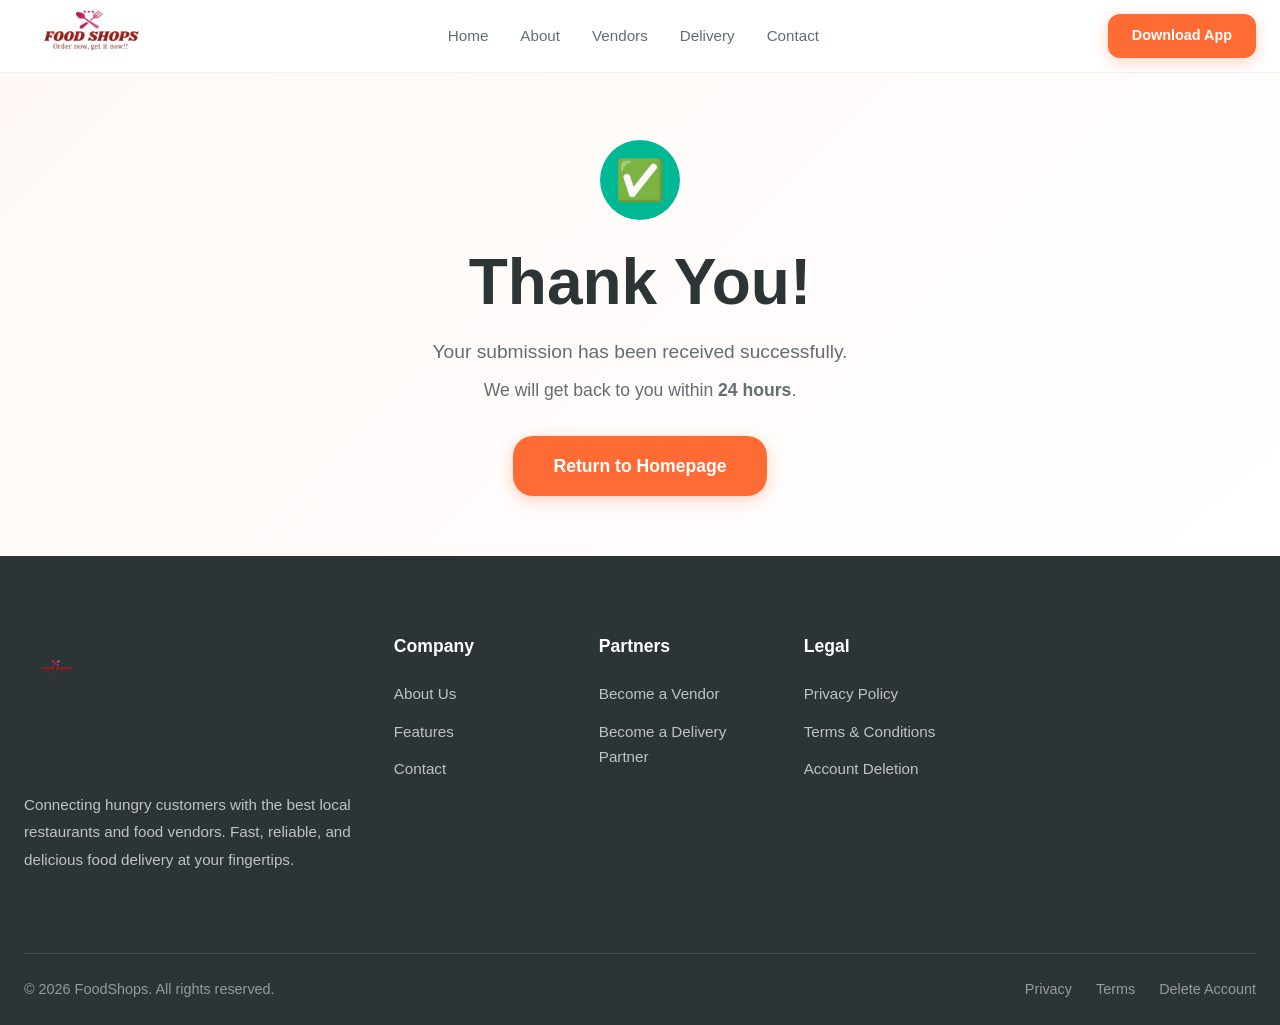
<file: foodshops-theme/thank-you.html>
<!DOCTYPE html>
<html lang="en">
<head>
    <meta charset="UTF-8">
    <meta name="viewport" content="width=device-width, initial-scale=1.0">
    <title>Thank You - FoodShops</title>
    <link rel="stylesheet" href="css/style.css">
</head>
<body>

    <!-- Navigation -->
    <nav class="navbar">
        <div class="container">
            <a href="index.html" class="logo">
                <div class="logo-icon">
                    <img src="images/logo.png" alt="FoodShops">
                </div>
            </a>
            <div class="nav-links">
                <a href="index.html">Home</a>
                <a href="about.html">About</a>
                <a href="vendor.html">Vendors</a>
                <a href="delivery.html">Delivery</a>
                <a href="contact.html">Contact</a>
            </div>
            <div class="nav-cta">
                <a href="download.html" class="btn btn-primary btn-sm">Download App</a>
            </div>
            <button class="mobile-menu-btn" aria-label="Open menu">
                <span></span><span></span><span></span>
            </button>
        </div>
    </nav>

    <!-- Thank You Section -->
    <section class="page-header" style="min-height: 60vh; display: flex; align-items: center; text-align: center;">
        <div class="container">
            <div style="max-width: 600px; margin: 0 auto;">
                <!-- Success Icon -->
                <div style="width: 80px; height: 80px; background: var(--accent); border-radius: 50%; display: flex; align-items: center; justify-content: center; margin: 0 auto 24px; font-size: 40px; color: white;">
                    ✅
                </div>
                <h1 style="margin-bottom: 16px;">Thank You!</h1>
                <p style="font-size: 1.2rem; color: var(--text-medium); margin-bottom: 8px;">Your submission has been received successfully.</p>
                <p style="font-size: 1.1rem; color: var(--text-medium); margin-bottom: 32px;">We will get back to you within <strong>24 hours</strong>.</p>
                <a href="index.html" class="btn btn-primary btn-lg">Return to Homepage</a>
            </div>
        </div>
    </section>

    <!-- Footer -->
    <footer class="footer">
        <div class="container">
            <div class="footer-grid">
                <div class="footer-brand">
                    <a href="index.html" class="logo">
                        <div class="logo-icon">
                            <img src="images/logo.png" alt="FoodShops" style="height:35px; width:auto;">
                        </div>
                    </a>
                    <p>Connecting hungry customers with the best local restaurants and food vendors. Fast, reliable, and delicious food delivery at your fingertips.</p>
                </div>
                <div class="footer-column">
                    <h4>Company</h4>
                    <ul>
                        <li><a href="about.html">About Us</a></li>
                        <li><a href="index.html#features">Features</a></li>
                        <li><a href="contact.html">Contact</a></li>
                    </ul>
                </div>
                <div class="footer-column">
                    <h4>Partners</h4>
                    <ul>
                        <li><a href="vendor.html">Become a Vendor</a></li>
                        <li><a href="delivery.html">Become a Delivery Partner</a></li>
                    </ul>
                </div>
                <div class="footer-column">
                    <h4>Legal</h4>
                    <ul>
                        <li><a href="privacy.html">Privacy Policy</a></li>
                        <li><a href="terms.html">Terms & Conditions</a></li>
                        <li><a href="delete-account.html">Account Deletion</a></li>
                    </ul>
                </div>
            </div>
            <div class="footer-bottom">
                <p>© 2026 FoodShops. All rights reserved.</p>
                <div class="footer-bottom-links">
                    <a href="privacy.html">Privacy</a>
                    <a href="terms.html">Terms</a>
                    <a href="delete-account.html">Delete Account</a>
                </div>
            </div>
        </div>
    </footer>

    <script src="js/main.js"></script>
</body>
</html>
</file>
<file: foodshops-theme/css/style.css>
/* ============================================
Food Shops - Modern Food Marketplace Theme
============================================ */

/* CSS Variables */
:root {
--primary: #FF6B35;
--primary-dark: #E85A2B;
--primary-light: #FFF0EB;
--secondary: #2D3436;
--accent: #00B894;
--accent-light: #E8F8F5;
--text-dark: #2D3436;
--text-medium: #636E72;
--text-light: #B2BEC3;
--bg-white: #FFFFFF;
--bg-light: #F8F9FA;
--bg-cream: #FFF8F5;
--border: #E8E8E8;
--shadow-sm: 0 2px 8px rgba(0,0,0,0.06);
--shadow-md: 0 4px 20px rgba(0,0,0,0.08);
--shadow-lg: 0 10px 40px rgba(0,0,0,0.12);
--radius-sm: 8px;
--radius-md: 12px;
--radius-lg: 20px;
--radius-xl: 28px;
--transition: all 0.3s cubic-bezier(0.4, 0, 0.2, 1);
--font-heading: 'Poppins', -apple-system, BlinkMacSystemFont, sans-serif;
--font-body: 'Inter', -apple-system, BlinkMacSystemFont, sans-serif;
}

/* Reset & Base */
*, *::before, *::after {
margin: 0;
padding: 0;
box-sizing: border-box;
}

html {
scroll-behavior: smooth;
font-size: 16px;
}

body {
font-family: var(--font-body);
color: var(--text-dark);
line-height: 1.6;
background: var(--bg-white);
overflow-x: hidden;
-webkit-font-smoothing: antialiased;
}

img {
max-width: 100%;
height: auto;
display: block;
}

a {
text-decoration: none;
color: inherit;
transition: var(--transition);
}

ul {
list-style: none;
}

/* Typography */
h1, h2, h3, h4, h5, h6 {
font-family: var(--font-heading);
font-weight: 700;
line-height: 1.2;
color: var(--text-dark);
}

h1 { font-size: clamp(2.5rem, 5vw, 4rem); }
h2 { font-size: clamp(1.8rem, 3.5vw, 2.8rem); }
h3 { font-size: clamp(1.3rem, 2.5vw, 1.6rem); }
h4 { font-size: 1.25rem; }

p {
color: var(--text-medium);
font-size: 1.05rem;
}

/* Container */
.container {
width: 100%;
max-width: 1280px;
margin: 0 auto;
padding: 0 24px;
}

.section-padding {
padding: 100px 0;
}

.section-header {
text-align: center;
max-width: 700px;
margin: 0 auto 60px;
}

.section-header h2 {
margin-bottom: 16px;
}

.section-header p {
font-size: 1.15rem;
}

.section-label {
display: inline-block;
background: var(--primary-light);
color: var(--primary);
padding: 6px 18px;
border-radius: 50px;
font-size: 0.85rem;
font-weight: 600;
text-transform: uppercase;
letter-spacing: 1px;
margin-bottom: 16px;
}

/* Buttons */
.btn {
display: inline-flex;
align-items: center;
justify-content: center;
gap: 10px;
padding: 14px 32px;
border-radius: var(--radius-md);
font-family: var(--font-heading);
font-weight: 600;
font-size: 1rem;
cursor: pointer;
border: none;
transition: var(--transition);
white-space: nowrap;
}

.btn-primary {
background: var(--primary);
color: white;
box-shadow: 0 4px 15px rgba(255, 107, 53, 0.3);
}

.btn-primary:hover {
background: var(--primary-dark);
transform: translateY(-2px);
box-shadow: 0 8px 25px rgba(255, 107, 53, 0.4);
}

.btn-secondary {
background: var(--secondary);
color: white;
}

.btn-secondary:hover {
background: #1a1e1f;
transform: translateY(-2px);
}

.btn-outline {
background: transparent;
color: var(--primary);
border: 2px solid var(--primary);
}

.btn-outline:hover {
background: var(--primary);
color: white;
transform: translateY(-2px);
}

.btn-white {
background: white;
color: var(--primary);
box-shadow: var(--shadow-sm);
}

.btn-white:hover {
transform: translateY(-2px);
box-shadow: var(--shadow-md);
}

.btn-lg {
padding: 16px 40px;
font-size: 1.1rem;
border-radius: var(--radius-lg);
}

.btn-sm {
padding: 10px 24px;
font-size: 0.9rem;
}

/* App Store Buttons */
.app-btn {
display: inline-flex;
align-items: center;
gap: 12px;
background: var(--secondary);
color: white;
padding: 12px 24px;
border-radius: var(--radius-md);
transition: var(--transition);
border: 2px solid var(--secondary);
}

.app-btn:hover {
background: transparent;
color: var(--secondary);
transform: translateY(-2px);
}

.app-btn svg {
width: 28px;
height: 28px;
flex-shrink: 0;
}

.app-btn-text {
display: flex;
flex-direction: column;
line-height: 1.2;
}

.app-btn-label {
font-size: 0.7rem;
opacity: 0.8;
text-transform: uppercase;
letter-spacing: 0.5px;
}

.app-btn-store {
font-size: 1.05rem;
font-weight: 600;
font-family: var(--font-heading);
}

/* Navigation */
.navbar {
position: fixed;
top: 0;
left: 0;
right: 0;
z-index: 1000;
background: rgba(255, 255, 255, 0.95);
backdrop-filter: blur(20px);
-webkit-backdrop-filter: blur(20px);
border-bottom: 1px solid rgba(0,0,0,0.05);
transition: var(--transition);
}

.navbar.scrolled {
box-shadow: var(--shadow-sm);
}

.navbar .container {
display: flex;
align-items: center;
justify-content: space-between;
height: 72px;
}

.logo {
display: flex;
align-items: center;
gap: 10px;
font-family: var(--font-heading);
font-size: 1.6rem;
font-weight: 900;
color: var(--text-dark);
}

.logo-icon {
    background: transparent;
    width: auto;
    height: 135px;
    padding: 15px;
    border-radius: 0;
}

.logo-icon img {
    display: block;
    height: 100%;
    width: auto;
}

.nav-links {
display: flex;
align-items: center;
gap: 32px;
}

.nav-links a {
font-weight: 500;
font-size: 0.95rem;
color: var(--text-medium);
position: relative;
}

.nav-links a::after {
content: '';
position: absolute;
bottom: -4px;
left: 0;
width: 0;
height: 2px;
background: var(--primary);
transition: var(--transition);
}

.nav-links a:hover,
.nav-links a.active {
color: var(--primary);
}

.nav-links a:hover::after,
.nav-links a.active::after {
width: 100%;
}

.nav-cta {
display: flex;
align-items: center;
gap: 16px;
}

.mobile-menu-btn {
display: none;
flex-direction: column;
gap: 5px;
cursor: pointer;
padding: 8px;
background: none;
border: none;
}

.mobile-menu-btn span {
display: block;
width: 24px;
height: 2px;
background: var(--text-dark);
transition: var(--transition);
border-radius: 2px;
}

/* Hero Section */
.hero {
padding: 140px 0 100px;
background: linear-gradient(135deg, var(--bg-cream) 0%, var(--bg-white) 50%, var(--primary-light) 100%);
position: relative;
overflow: hidden;
}

.hero::before {
content: '';
position: absolute;
top: -100px;
right: -100px;
width: 500px;
height: 500px;
background: radial-gradient(circle, rgba(255,107,53,0.08) 0%, transparent 70%);
border-radius: 50%;
}

.hero .container {
display: grid;
grid-template-columns: 1fr 1fr;
gap: 60px;
align-items: center;
}

.hero-content {
position: relative;
z-index: 2;
}

.hero-badge {
display: inline-flex;
align-items: center;
gap: 8px;
background: white;
padding: 8px 20px;
border-radius: 50px;
font-size: 0.9rem;
font-weight: 500;
color: var(--primary);
box-shadow: var(--shadow-sm);
margin-bottom: 24px;
}

.hero-badge svg {
width: 18px;
height: 18px;
}

.hero h1 {
margin-bottom: 20px;
line-height: 1.1;
}

.hero h1 span {
color: var(--primary);
position: relative;
}

.hero-description {
font-size: 1.2rem;
color: var(--text-medium);
margin-bottom: 36px;
max-width: 500px;
}

.hero-buttons {
display: flex;
flex-wrap: wrap;
gap: 16px;
margin-bottom: 40px;
}

.hero-stats {
display: flex;
gap: 40px;
}

.hero-stat {
text-align: left;
}

.hero-stat-number {
font-family: var(--font-heading);
font-size: 2rem;
font-weight: 800;
color: var(--primary);
line-height: 1;
}

.hero-stat-label {
font-size: 0.85rem;
color: var(--text-light);
margin-top: 4px;
}

.hero-image {
position: relative;
z-index: 2;
}

.hero-image-wrapper {
position: relative;
border-radius: var(--radius-xl);
overflow: hidden;
box-shadow: var(--shadow-lg);
}

.hero-image-wrapper img {
width: 100%;
height: 500px;
object-fit: cover;
}

.hero-float-card {
position: absolute;
background: white;
border-radius: var(--radius-md);
padding: 16px 20px;
box-shadow: var(--shadow-md);
display: flex;
align-items: center;
gap: 12px;
animation: float 3s ease-in-out infinite;
}

.hero-float-card.card-1 {
top: 20px;
left: -30px;
animation-delay: 0s;
}

.hero-float-card.card-2 {
bottom: 40px;
right: -20px;
animation-delay: 1.5s;
}

.hero-float-icon {
width: 44px;
height: 44px;
background: var(--primary-light);
border-radius: 12px;
display: flex;
align-items: center;
justify-content: center;
color: var(--primary);
flex-shrink: 0;
}

.hero-float-text strong {
display: block;
font-family: var(--font-heading);
font-size: 0.95rem;
color: var(--text-dark);
}

.hero-float-text span {
font-size: 0.8rem;
color: var(--text-light);
}

@keyframes float {
0%, 100% { transform: translateY(0); }
50% { transform: translateY(-10px); }
}

/* Features Section */
.features {
background: var(--bg-white);
}

.features-grid {
display: grid;
grid-template-columns: repeat(auto-fit, minmax(300px, 1fr));
gap: 30px;
}

.feature-card {
background: var(--bg-white);
border: 1px solid var(--border);
border-radius: var(--radius-lg);
padding: 40px 30px;
transition: var(--transition);
position: relative;
overflow: hidden;
}

.feature-card::before {
content: '';
position: absolute;
top: 0;
left: 0;
right: 0;
height: 4px;
background: var(--primary);
transform: scaleX(0);
transition: var(--transition);
}

.feature-card:hover {
transform: translateY(-8px);
box-shadow: var(--shadow-lg);
border-color: transparent;
}

.feature-card:hover::before {
transform: scaleX(1);
}

.feature-icon {
width: 64px;
height: 64px;
background: var(--primary-light);
border-radius: var(--radius-md);
display: flex;
align-items: center;
justify-content: center;
margin-bottom: 24px;
color: var(--primary);
transition: var(--transition);
}

.feature-card:hover .feature-icon {
background: var(--primary);
color: white;
transform: scale(1.1);
}

.feature-icon svg {
width: 28px;
height: 28px;
}

.feature-card h3 {
margin-bottom: 12px;
font-size: 1.3rem;
}

.feature-card p {
font-size: 0.95rem;
line-height: 1.7;
}

/* How It Works */
.how-it-works {
background: var(--bg-light);
}

.steps-grid {
display: grid;
grid-template-columns: repeat(auto-fit, minmax(250px, 1fr));
gap: 30px;
position: relative;
}

.steps-grid::before {
content: '';
position: absolute;
top: 40px;
left: 10%;
right: 10%;
height: 2px;
background: linear-gradient(90deg, var(--primary) 0%, var(--accent) 100%);
opacity: 0.2;
z-index: 0;
}

.step-card {
text-align: center;
position: relative;
z-index: 1;
background: var(--bg-white);
padding: 40px 30px;
border-radius: var(--radius-lg);
box-shadow: var(--shadow-sm);
transition: var(--transition);
}

.step-card:hover {
transform: translateY(-5px);
box-shadow: var(--shadow-md);
}

.step-number {
width: 60px;
height: 60px;
background: var(--primary);
color: white;
border-radius: 50%;
display: flex;
align-items: center;
justify-content: center;
font-family: var(--font-heading);
font-size: 1.5rem;
font-weight: 800;
margin: 0 auto 24px;
box-shadow: 0 4px 15px rgba(255, 107, 53, 0.3);
}

.step-card h3 {
margin-bottom: 12px;
}

.step-card p {
font-size: 0.95rem;
}

/* Testimonials */
.testimonials {
background: var(--bg-white);
}

.testimonials-grid {
display: grid;
grid-template-columns: repeat(auto-fit, minmax(350px, 1fr));
gap: 30px;
}

.testimonial-card {
background: var(--bg-light);
border-radius: var(--radius-lg);
padding: 40px;
position: relative;
transition: var(--transition);
}

.testimonial-card:hover {
transform: translateY(-5px);
box-shadow: var(--shadow-md);
}

.testimonial-quote {
font-size: 3rem;
color: var(--primary);
opacity: 0.3;
line-height: 1;
margin-bottom: 16px;
font-family: Georgia, serif;
}

.testimonial-text {
font-size: 1.05rem;
color: var(--text-medium);
margin-bottom: 24px;
line-height: 1.8;
}

.testimonial-author {
display: flex;
align-items: center;
gap: 16px;
}

.testimonial-avatar {
width: 56px;
height: 56px;
border-radius: 50%;
background: var(--primary-light);
display: flex;
align-items: center;
justify-content: center;
font-family: var(--font-heading);
font-weight: 700;
color: var(--primary);
font-size: 1.2rem;
}

.testimonial-info h4 {
font-size: 1.05rem;
margin-bottom: 2px;
}

.testimonial-info span {
font-size: 0.85rem;
color: var(--text-light);
}

.testimonial-stars {
display: flex;
gap: 4px;
margin-bottom: 16px;
}

.testimonial-stars svg {
width: 18px;
height: 18px;
color: #F1C40F;
}

/* FAQ Section */
.faq {
background: var(--bg-cream);
}

.faq-grid {
max-width: 800px;
margin: 0 auto;
}

.faq-item {
background: var(--bg-white);
border-radius: var(--radius-md);
margin-bottom: 16px;
overflow: hidden;
box-shadow: var(--shadow-sm);
transition: var(--transition);
}

.faq-item.active {
box-shadow: var(--shadow-md);
}

.faq-question {
width: 100%;
padding: 24px 30px;
display: flex;
align-items: center;
justify-content: space-between;
background: none;
border: none;
cursor: pointer;
font-family: var(--font-heading);
font-size: 1.1rem;
font-weight: 600;
color: var(--text-dark);
text-align: left;
}

.faq-question svg {
width: 24px;
height: 24px;
color: var(--primary);
transition: var(--transition);
flex-shrink: 0;
margin-left: 16px;
}

.faq-item.active .faq-question svg {
transform: rotate(180deg);
}

.faq-answer {
max-height: 0;
overflow: hidden;
transition: max-height 0.3s ease, padding 0.3s ease;
}

.faq-item.active .faq-answer {
max-height: 500px;
padding: 0 30px 24px;
}

.faq-answer p {
color: var(--text-medium);
line-height: 1.8;
}

/* Contact Section */
.contact-section {
background: var(--bg-white);
}

.contact-grid {
display: grid;
grid-template-columns: 1fr 1.2fr;
gap: 60px;
align-items: start;
}

.contact-info h3 {
margin-bottom: 16px;
}

.contact-info > p {
margin-bottom: 40px;
}

.contact-item {
display: flex;
align-items: flex-start;
gap: 20px;
margin-bottom: 28px;
}

.contact-item-icon {
width: 52px;
height: 52px;
background: var(--primary-light);
border-radius: var(--radius-md);
display: flex;
align-items: center;
justify-content: center;
color: var(--primary);
flex-shrink: 0;
}

.contact-item-icon svg {
width: 22px;
height: 22px;
}

.contact-item-text h4 {
font-size: 1.05rem;
margin-bottom: 4px;
}

.contact-item-text p {
font-size: 0.95rem;
color: var(--text-medium);
}

.contact-social {
display: flex;
gap: 12px;
margin-top: 32px;
}

.contact-social a {
width: 44px;
height: 44px;
background: var(--bg-light);
border-radius: 50%;
display: flex;
align-items: center;
justify-content: center;
color: var(--text-medium);
transition: var(--transition);
}

.contact-social a:hover {
background: var(--primary);
color: white;
transform: translateY(-3px);
}

.contact-social svg {
width: 20px;
height: 20px;
}

/* Forms */
.form-group {
margin-bottom: 24px;
}

.form-group label {
display: block;
font-family: var(--font-heading);
font-weight: 600;
font-size: 0.95rem;
margin-bottom: 8px;
color: var(--text-dark);
}

.form-group input,
.form-group textarea,
.form-group select {
width: 100%;
padding: 14px 18px;
border: 2px solid var(--border);
border-radius: var(--radius-md);
font-family: var(--font-body);
font-size: 1rem;
color: var(--text-dark);
background: var(--bg-white);
transition: var(--transition);
}

.form-group input:focus,
.form-group textarea:focus,
.form-group select:focus {
outline: none;
border-color: var(--primary);
box-shadow: 0 0 0 4px rgba(255, 107, 53, 0.1);
}

.form-group textarea {
min-height: 140px;
resize: vertical;
}

.form-row {
display: grid;
grid-template-columns: 1fr 1fr;
gap: 20px;
}

.contact-form {
background: var(--bg-light);
padding: 40px;
border-radius: var(--radius-lg);
}

/* CTA Section */
.cta-section {
background: linear-gradient(135deg, var(--primary) 0%, var(--primary-dark) 100%);
padding: 100px 0;
text-align: center;
position: relative;
overflow: hidden;
}

.cta-section::before {
content: '';
position: absolute;
top: -50%;
left: -20%;
width: 60%;
height: 200%;
background: radial-gradient(ellipse, rgba(255,255,255,0.08) 0%, transparent 70%);
}

.cta-section::after {
content: '';
position: absolute;
bottom: -50%;
right: -20%;
width: 60%;
height: 200%;
background: radial-gradient(ellipse, rgba(255,255,255,0.06) 0%, transparent 70%);
}

.cta-section .container {
position: relative;
z-index: 2;
}

.cta-section h2 {
color: white;
margin-bottom: 16px;
}

.cta-section p {
color: rgba(255,255,255,0.85);
font-size: 1.2rem;
margin-bottom: 40px;
max-width: 600px;
margin-left: auto;
margin-right: auto;
}

.cta-buttons {
display: flex;
justify-content: center;
gap: 16px;
flex-wrap: wrap;
}

.cta-section .app-btn {
background: white;
color: var(--text-dark);
border-color: white;
}

.cta-section .app-btn:hover {
background: transparent;
color: white;
}

/* Footer */
.footer {
background: var(--secondary);
color: white;
padding: 80px 0 0;
}

.footer-grid {
display: grid;
grid-template-columns: 2fr 1fr 1fr 1fr 1.5fr;
gap: 40px;
margin-bottom: 60px;
}

.footer-brand p {
color: rgba(255,255,255,0.7);
margin: 20px 0;
font-size: 0.95rem;
line-height: 1.8;
}

.footer-brand .logo {
color: white;
}

.footer-social {
display: flex;
gap: 12px;
}

.footer-social a {
width: 40px;
height: 40px;
background: rgba(255,255,255,0.1);
border-radius: 50%;
display: flex;
align-items: center;
justify-content: center;
color: white;
transition: var(--transition);
}

.footer-social a:hover {
background: var(--primary);
transform: translateY(-3px);
}

.footer-social svg {
width: 18px;
height: 18px;
}

.footer-column h4 {
color: white;
font-size: 1.1rem;
margin-bottom: 24px;
}

.footer-column ul li {
margin-bottom: 12px;
}

.footer-column ul li a {
color: rgba(255,255,255,0.7);
font-size: 0.95rem;
transition: var(--transition);
}

.footer-column ul li a:hover {
color: white;
}

.footer-newsletter form {
display: flex;
gap: 12px;
margin-top: 12px;
}

.footer-newsletter input {
flex: 1;
padding: 12px 16px;
border: none;
border-radius: var(--radius-sm);
background: rgba(255,255,255,0.1);
color: white;
font-size: 0.95rem;
}

.footer-newsletter input::placeholder {
color: rgba(255,255,255,0.5);
}

.footer-newsletter button {
padding: 12px 20px;
background: var(--primary);
color: white;
border: none;
border-radius: var(--radius-sm);
cursor: pointer;
transition: var(--transition);
}

.footer-newsletter button:hover {
background: var(--primary-dark);
}

.footer-bottom {
border-top: 1px solid rgba(255,255,255,0.1);
padding: 24px 0;
margin-top: 40px;
display: flex;
justify-content: space-between;
align-items: center;
flex-wrap: wrap;
gap: 16px;
}

.footer-bottom p {
color: rgba(255,255,255,0.5);
font-size: 0.9rem;
}

.footer-bottom-links {
display: flex;
gap: 24px;
}

.footer-bottom-links a {
color: rgba(255,255,255,0.5);
font-size: 0.9rem;
}

.footer-bottom-links a:hover {
color: white;
}

/* Responsive */
@media (max-width: 1024px) {
.hero .container {
grid-template-columns: 1fr;
text-align: center;
}
.hero-description {
margin-left: auto;
margin-right: auto;
}
.hero-buttons {
justify-content: center;
}
.hero-stats {
justify-content: center;
}
.hero-image-wrapper img {
height: 300px;
}
.hero-float-card {
display: none;
}
.footer-grid {
grid-template-columns: 1fr 1fr;
}
}

/* Mobile responsiveness */
@media (max-width: 768px) {
.nav-links, .nav-cta {
 display: none;
}
.mobile-menu-btn {
display: flex;
}
.role-grid {
grid-template-columns: 1fr !important;
gap: 30px;
}
.role-grid.reverse {
direction: ltr;
}
.role-text {
text-align: center;
}
.role-list {
text-align: left;
margin: 0 auto;
max-width: 400px;
}
.hero .container {
grid-template-columns: 1fr;
text-align: center;
}
.hero-description {
margin-left: auto;
margin-right: auto;
}
.hero-buttons {
justify-content: center;
}
.hero-stats {
justify-content: center;
}
}
.hero {
padding: 120px 0 60px;
}
.section-padding {
padding: 60px 0;
}
.hero-stats {
gap: 20px;
}
.hero-stat-number {
font-size: 1.5rem;
}
.contact-grid {
grid-template-columns: 1fr;
}
.form-row {
grid-template-columns: 1fr;
}
.contact-form {
padding: 24px;
}


@media (max-width: 480px) {
.hero-buttons .btn {
width: 100%;
justify-content: center;
}
.hero h1 {
font-size: 2rem;
}
.testimonials-grid {
grid-template-columns: 1fr;
}
.footer-grid {
grid-template-columns: 1fr !important;
}
}

/* Mobile Menu */
.mobile-menu {
position: fixed;
top: 0;
right: -100%;
width: 300px;
height: 100%;
background: var(--bg-white);
z-index: 1100;
padding: 40px 24px;
transition: right 0.3s ease;
box-shadow: var(--shadow-lg);
overflow-y: auto;
}

.mobile-menu.active {
right: 0;
}

.mobile-menu-overlay {
position: fixed;
top: 0;
left: 0;
width: 100%;
height: 100%;
background: rgba(0,0,0,0.5);
z-index: 1050;
opacity: 0;
visibility: hidden;
transition: all 0.3s ease;
}

.mobile-menu-overlay.active {
opacity: 1;
visibility: visible;
}

.mobile-menu-close {
background: none;
border: none;
font-size: 1.8rem;
cursor: pointer;
color: var(--text-dark);
position: absolute;
top: 16px;
right: 20px;
}

.mobile-menu-links {
display: flex;
flex-direction: column;
gap: 16px;
margin-top: 40px;
}

.mobile-menu-links a {
font-size: 1.1rem;
font-weight: 500;
color: var(--text-medium);
padding: 8px 0;
border-bottom: 1px solid var(--border);
}

.mobile-menu-links a.active {
color: var(--primary);
}

.mobile-menu-cta {
margin-top: 32px;
display: flex;
flex-direction: column;
gap: 12px;
}

.mobile-menu-cta .btn {
width: 100%;
justify-content: center;
}

/* Page Header */
.page-header {
padding: 140px 0 60px;
background: linear-gradient(135deg, var(--bg-cream) 0%, var(--bg-white) 100%);
text-align: center;
}

.page-header h1 {
margin-bottom: 16px;
}

.page-header p {
max-width: 600px;
margin: 0 auto;
font-size: 1.2rem;
}

/* Content Pages */
.content-page {
background: var(--bg-white);
}

.content-section {
max-width: 800px;
margin: 0 auto;
}

.content-section h2 {
margin-top: 48px;
margin-bottom: 16px;
}

.content-section h3 {
margin-top: 32px;
margin-bottom: 12px;
}

.content-section p {
margin-bottom: 16px;
}

.content-section ul {
list-style: disc;
padding-left: 24px;
margin-bottom: 20px;
}

.content-section ul li {
margin-bottom: 8px;
color: var(--text-medium);
font-size: 1rem;
}

.highlight-box {
background: var(--primary-light);
padding: 24px 32px;
border-radius: var(--radius-md);
border-left: 4px solid var(--primary);
margin: 24px 0;
}

.highlight-box p {
color: var(--text-dark);
margin: 0;
}

/* Benefits Grid (for about, vendor, delivery) */
.benefits-grid {
display: grid;
grid-template-columns: repeat(auto-fit, minmax(280px, 1fr));
gap: 30px;
margin: 32px 0;
}

.benefit-card {
background: var(--bg-white);
border: 1px solid var(--border);
border-radius: var(--radius-lg);
padding: 32px 24px;
transition: var(--transition);
text-align: center;
}

.benefit-card:hover {
transform: translateY(-5px);
box-shadow: var(--shadow-md);
border-color: transparent;
}

.benefit-card .feature-icon {
margin: 0 auto 20px;
}

.benefit-card h3 {
font-size: 1.2rem;
margin-bottom: 12px;
}

.benefit-card p {
font-size: 0.95rem;
}

/* Role Grid for vendor/delivery */
.role-grid {
display: grid;
grid-template-columns: 1fr 1fr;
gap: 60px;
align-items: center;
margin-bottom: 80px;
}

.role-grid.reverse {
direction: rtl;
}

.role-grid.reverse > * {
direction: ltr;
}

.role-image img {
width: 100%;
height: 400px;
object-fit: cover;
border-radius: var(--radius-lg);
box-shadow: var(--shadow-md);
}

.role-text .section-label {
margin-top: 0;
}

.role-text h2 {
margin-bottom: 16px;
}

.role-text p {
margin-bottom: 16px;
}

.role-list {
list-style: none !important;
padding-left: 0 !important;
}

.role-list li {
display: flex;
align-items: flex-start;
gap: 12px;
margin-bottom: 12px;
color: var(--text-medium);
font-size: 1rem;
}

.role-list li svg {
width: 20px;
height: 20px;
color: var(--primary);
flex-shrink: 0;
margin-top: 2px;
}

.requirements-table {
width: 100%;
border-collapse: collapse;
margin: 24px 0;
}

.requirements-table th,
.requirements-table td {
padding: 14px 20px;
border: 1px solid var(--border);
text-align: left;
}

.requirements-table th {
background: var(--bg-light);
font-family: var(--font-heading);
font-weight: 600;
color: var(--text-dark);
}

.requirements-table td {
color: var(--text-medium);
}

/* Deletion Steps */
.deletion-steps {
list-style: none;
padding-left: 0;
margin: 24px 0;
}

.deletion-steps li {
background: var(--bg-light);
padding: 20px 24px;
border-radius: var(--radius-md);
margin-bottom: 16px;
border-left: 4px solid var(--primary);
}

.deletion-steps li strong {
display: block;
font-family: var(--font-heading);
font-size: 1.1rem;
color: var(--text-dark);
margin-bottom: 8px;
}

.deletion-steps li p {
margin: 0;
font-size: 0.95rem;
}

.deletion-form {
background: var(--bg-light);
padding: 40px;
border-radius: var(--radius-lg);
margin: 32px 0;
}

.deletion-form h3 {
margin-top: 0;
margin-bottom: 24px;
}

/* Download Page */
.download-hero {
padding: 140px 0 80px;
background: linear-gradient(135deg, var(--bg-cream) 0%, var(--bg-white) 100%);
text-align: center;
}

.download-hero h1 {
margin-bottom: 16px;
}

.download-hero p {
max-width: 600px;
margin: 0 auto 40px;
font-size: 1.2rem;
}

.download-buttons {
display: flex;
justify-content: center;
gap: 20px;
flex-wrap: wrap;
}

/* Fade-in animations */
.fade-in {
opacity: 0;
transform: translateY(30px);
transition: opacity 0.6s ease, transform 0.6s ease;
}

.fade-in.visible {
opacity: 1;
transform: translateY(0);
}
</file>
